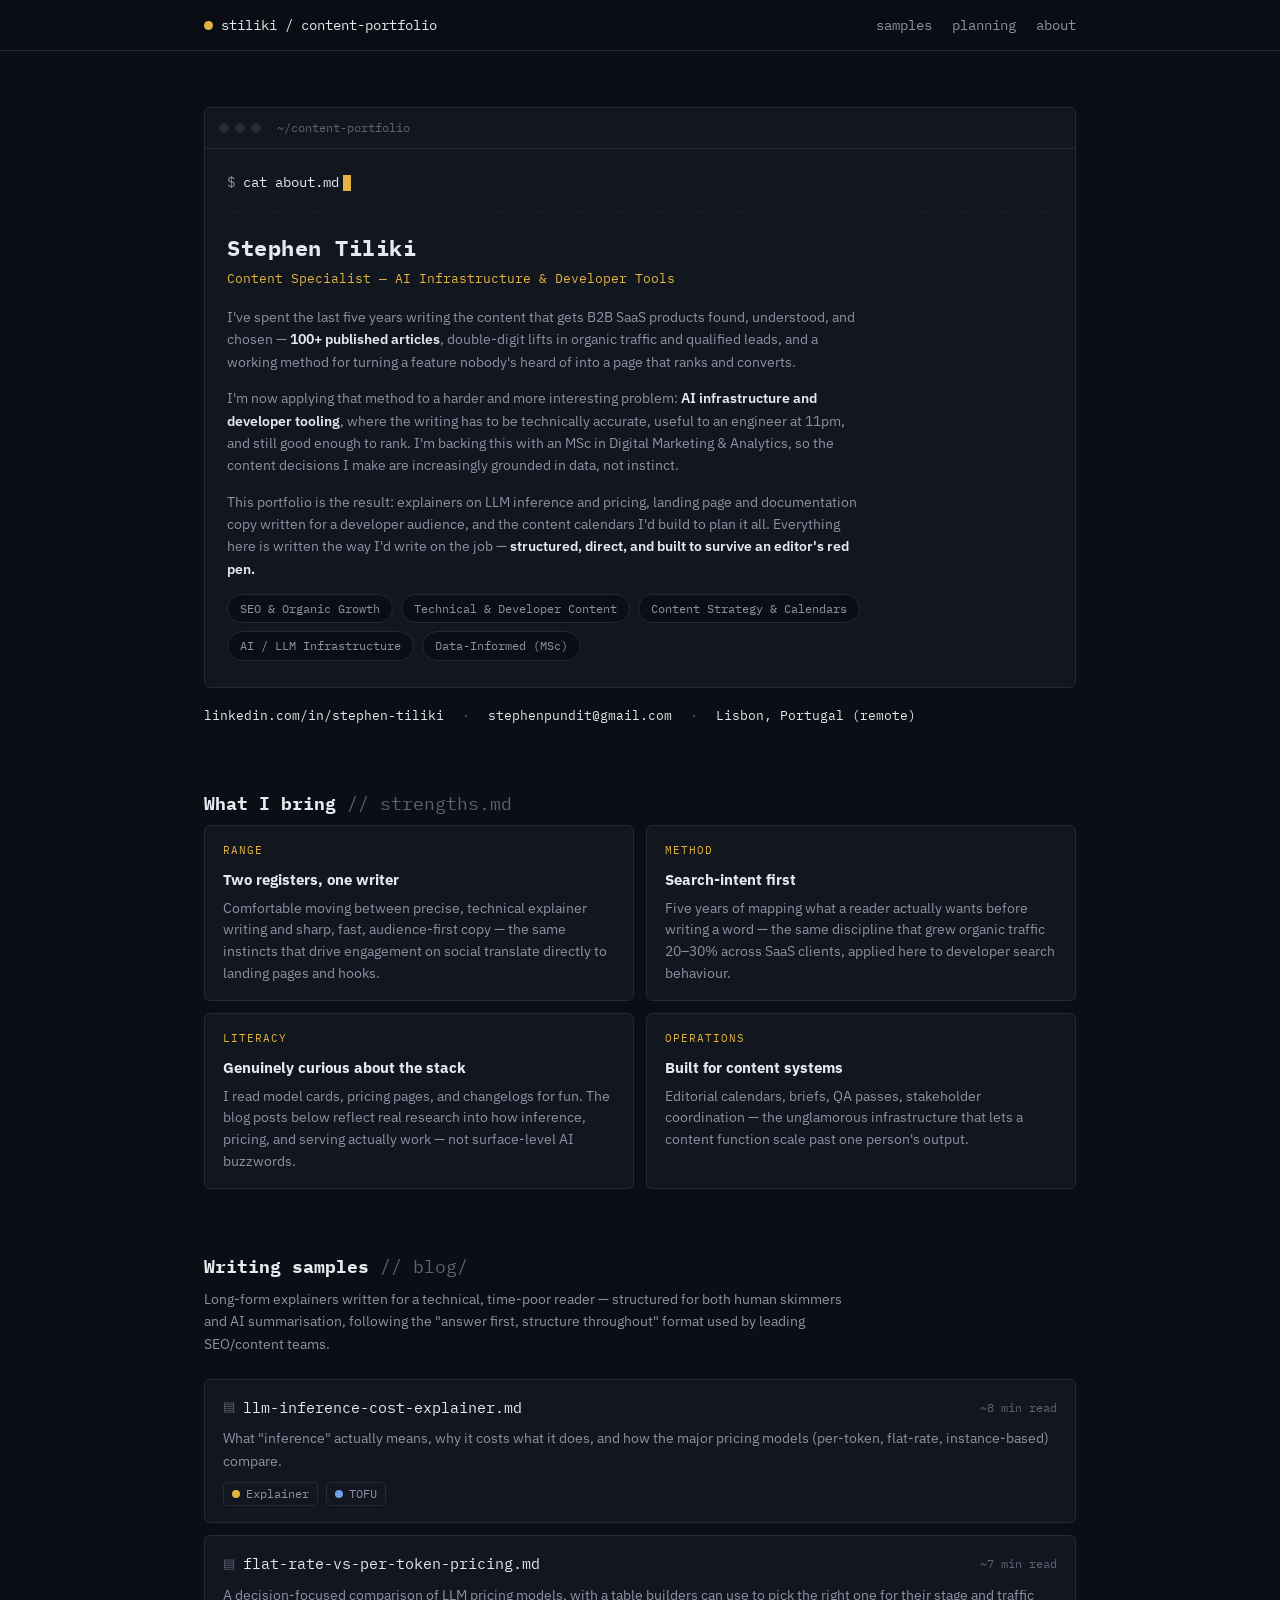
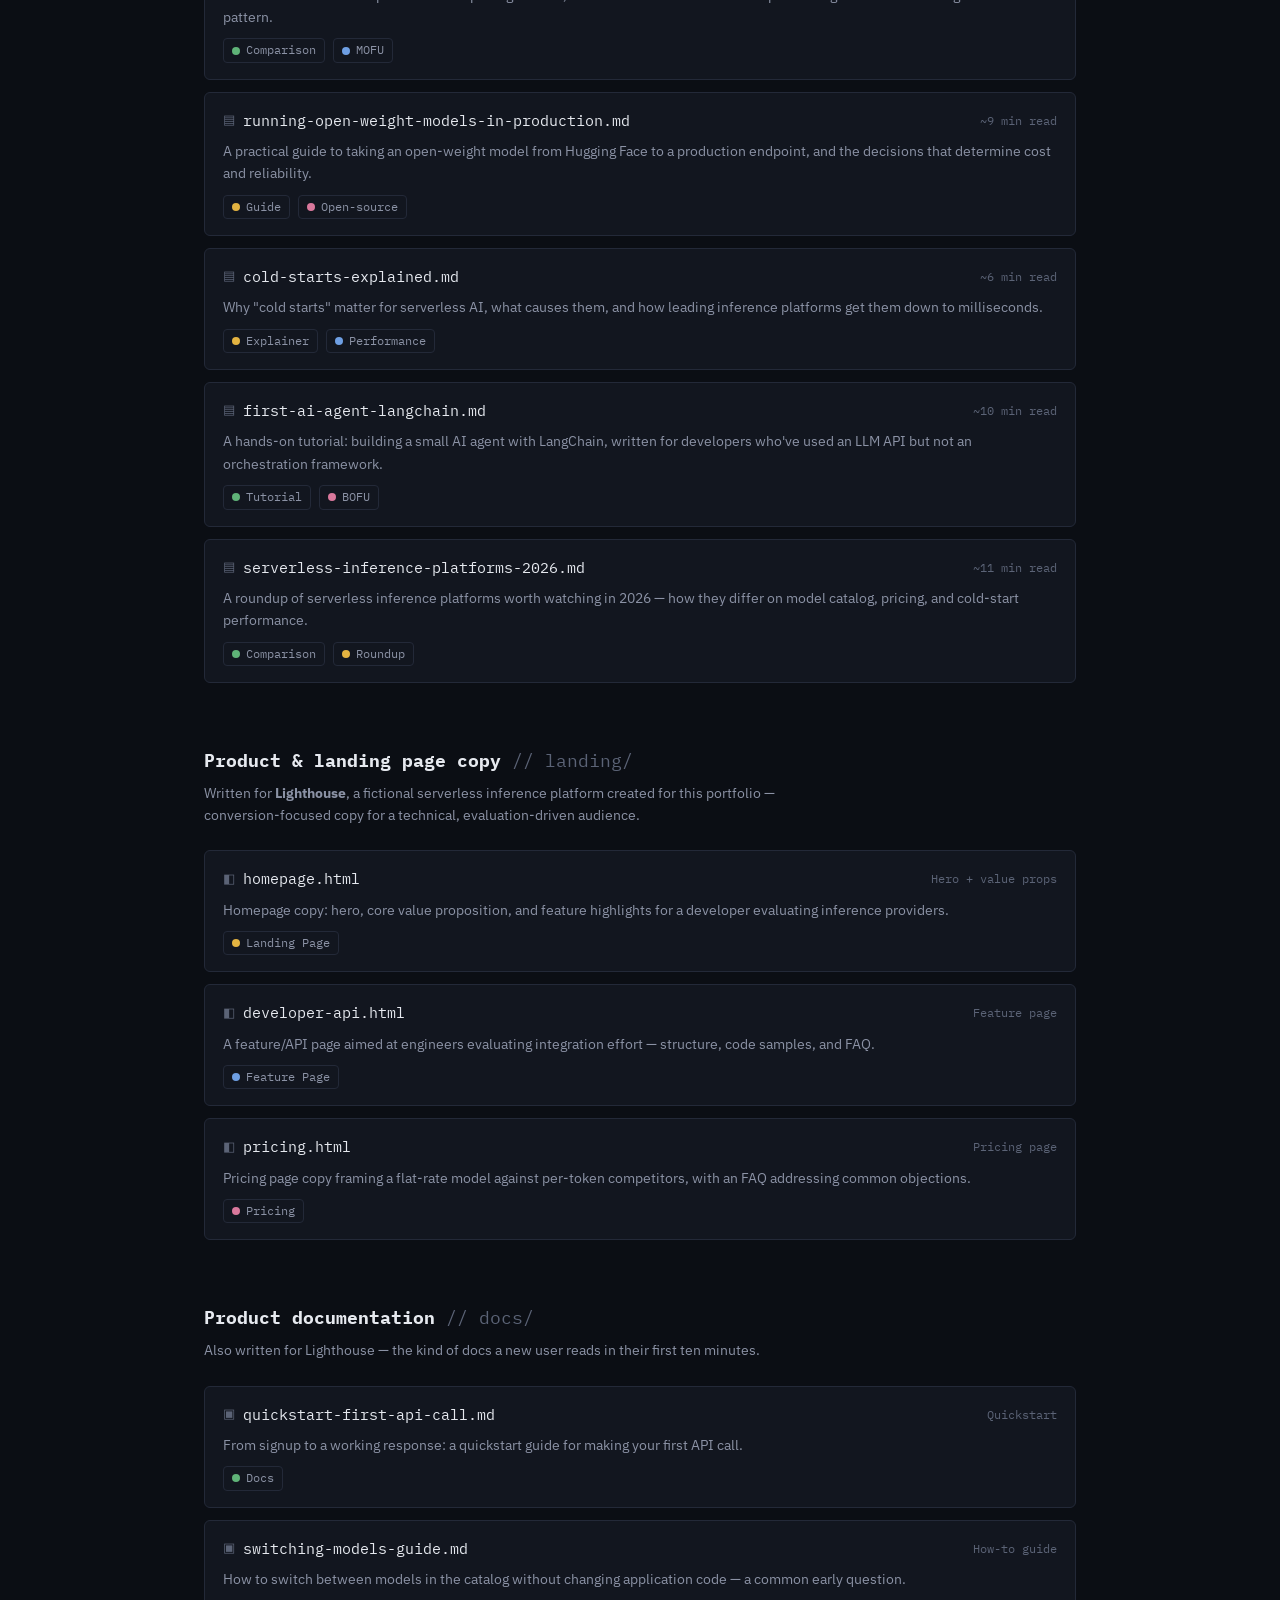
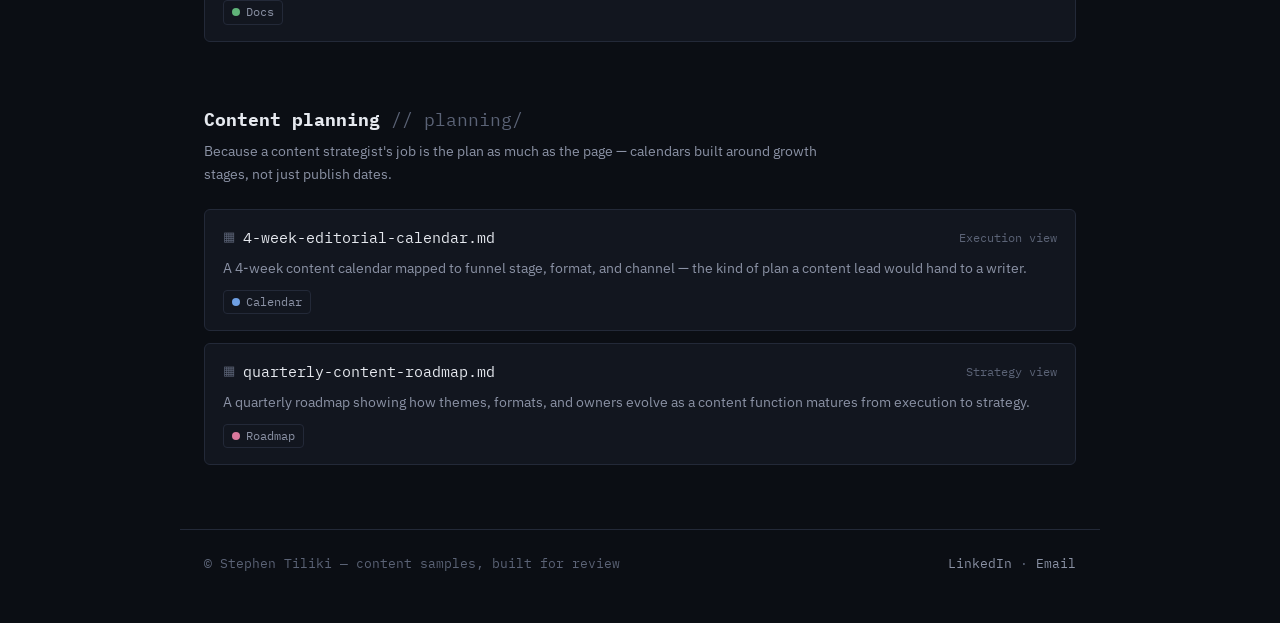
<file: index.html>
<!DOCTYPE html>
<html lang="en">
<head>
  <meta charset="UTF-8" />
  <meta name="viewport" content="width=device-width, initial-scale=1.0" />
  <title>Stephen Tiliki — Content Specialist, AI &amp; Developer Tools</title>
  <meta name="description" content="Writing samples and content strategy work for AI infrastructure and developer-tools products, by Stephen Tiliki." />
  <link rel="preconnect" href="https://fonts.googleapis.com">
  <link rel="preconnect" href="https://fonts.gstatic.com" crossorigin>
  <link href="https://fonts.googleapis.com/css2?family=IBM+Plex+Mono:wght@400;500;600&family=IBM+Plex+Sans:wght@400;500;600;700&display=swap" rel="stylesheet">
  <link rel="stylesheet" href="styles.css">
</head>
<body>

  <header class="topbar">
    <div class="topbar-inner">
      <span class="topbar-brand"><span class="dot"></span> stiliki / content-portfolio</span>
      <nav class="topbar-nav">
        <a href="#samples">samples</a>
        <a href="#planning">planning</a>
        <a href="#about">about</a>
      </nav>
    </div>
  </header>

  <main>
    <section class="hero" id="about">
      <div class="terminal">
        <div class="terminal-bar">
          <span class="traffic"><span></span><span></span><span></span></span>
          ~/content-portfolio
        </div>
        <div class="terminal-body">
          <div class="terminal-prompt">$ <span class="cmd">cat about.md</span><span class="cursor" aria-hidden="true"></span></div>

          <div class="readme">
            <h1>Stephen Tiliki</h1>
            <p class="role">Content Specialist — AI Infrastructure &amp; Developer Tools</p>

            <p>I've spent the last five years writing the content that gets B2B SaaS products found, understood, and chosen — <strong>100+ published articles</strong>, double-digit lifts in organic traffic and qualified leads, and a working method for turning a feature nobody's heard of into a page that ranks and converts.</p>

            <p>I'm now applying that method to a harder and more interesting problem: <strong>AI infrastructure and developer tooling</strong>, where the writing has to be technically accurate, useful to an engineer at 11pm, and still good enough to rank. I'm backing this with an MSc in Digital Marketing &amp; Analytics, so the content decisions I make are increasingly grounded in data, not instinct.</p>

            <p>This portfolio is the result: explainers on LLM inference and pricing, landing page and documentation copy written for a developer audience, and the content calendars I'd build to plan it all. Everything here is written the way I'd write on the job — <strong>structured, direct, and built to survive an editor's red pen.</strong></p>

            <div class="badge-row">
              <span class="badge">SEO &amp; Organic Growth</span>
              <span class="badge">Technical &amp; Developer Content</span>
              <span class="badge">Content Strategy &amp; Calendars</span>
              <span class="badge">AI / LLM Infrastructure</span>
              <span class="badge">Data-Informed (MSc)</span>
            </div>
          </div>
        </div>
      </div>

      <div class="hero-links">
        <a href="https://linkedin.com/in/stephen-tiliki" target="_blank" rel="noopener">linkedin.com/in/stephen-tiliki</a>
        <span class="sep">·</span>
        <a href="mailto:stephenpundit@gmail.com">stephenpundit@gmail.com</a>
        <span class="sep">·</span>
        <span>Lisbon, Portugal (remote)</span>
      </div>
    </section>

    <!-- ===================== STRENGTHS ===================== -->
    <section class="section">
      <div class="section-head">
        <h2>What I bring <span class="path">// strengths.md</span></h2>
      </div>
      <div class="strengths">
        <div class="strength-card">
          <p class="kicker">Range</p>
          <h3>Two registers, one writer</h3>
          <p>Comfortable moving between precise, technical explainer writing and sharp, fast, audience-first copy — the same instincts that drive engagement on social translate directly to landing pages and hooks.</p>
        </div>
        <div class="strength-card">
          <p class="kicker">Method</p>
          <h3>Search-intent first</h3>
          <p>Five years of mapping what a reader actually wants before writing a word — the same discipline that grew organic traffic 20–30% across SaaS clients, applied here to developer search behaviour.</p>
        </div>
        <div class="strength-card">
          <p class="kicker">Literacy</p>
          <h3>Genuinely curious about the stack</h3>
          <p>I read model cards, pricing pages, and changelogs for fun. The blog posts below reflect real research into how inference, pricing, and serving actually work — not surface-level AI buzzwords.</p>
        </div>
        <div class="strength-card">
          <p class="kicker">Operations</p>
          <h3>Built for content systems</h3>
          <p>Editorial calendars, briefs, QA passes, stakeholder coordination — the unglamorous infrastructure that lets a content function scale past one person's output.</p>
        </div>
      </div>
    </section>

    <!-- ===================== BLOG SAMPLES ===================== -->
    <section class="section" id="samples">
      <div class="section-head">
        <h2>Writing samples <span class="path">// blog/</span></h2>
      </div>
      <p class="section-sub">Long-form explainers written for a technical, time-poor reader — structured for both human skimmers and AI summarisation, following the "answer first, structure throughout" format used by leading SEO/content teams.</p>

      <div class="file-grid">
        <a class="file-card" href="content/blog/llm-inference-cost-explainer.html">
          <div class="file-card-top">
            <span class="file-name"><span class="icon">▤</span> llm-inference-cost-explainer.md</span>
            <span class="file-meta">~8 min read</span>
          </div>
          <p class="file-desc">What "inference" actually means, why it costs what it does, and how the major pricing models (per-token, flat-rate, instance-based) compare.</p>
          <div class="tag-row">
            <span class="tag"><span class="lang-dot amber"></span> Explainer</span>
            <span class="tag"><span class="lang-dot blue"></span> TOFU</span>
          </div>
        </a>

        <a class="file-card" href="content/blog/flat-rate-vs-per-token-pricing.html">
          <div class="file-card-top">
            <span class="file-name"><span class="icon">▤</span> flat-rate-vs-per-token-pricing.md</span>
            <span class="file-meta">~7 min read</span>
          </div>
          <p class="file-desc">A decision-focused comparison of LLM pricing models, with a table builders can use to pick the right one for their stage and traffic pattern.</p>
          <div class="tag-row">
            <span class="tag"><span class="lang-dot green"></span> Comparison</span>
            <span class="tag"><span class="lang-dot blue"></span> MOFU</span>
          </div>
        </a>

        <a class="file-card" href="content/blog/running-open-weight-models-in-production.html">
          <div class="file-card-top">
            <span class="file-name"><span class="icon">▤</span> running-open-weight-models-in-production.md</span>
            <span class="file-meta">~9 min read</span>
          </div>
          <p class="file-desc">A practical guide to taking an open-weight model from Hugging Face to a production endpoint, and the decisions that determine cost and reliability.</p>
          <div class="tag-row">
            <span class="tag"><span class="lang-dot amber"></span> Guide</span>
            <span class="tag"><span class="lang-dot pink"></span> Open-source</span>
          </div>
        </a>

        <a class="file-card" href="content/blog/cold-starts-explained.html">
          <div class="file-card-top">
            <span class="file-name"><span class="icon">▤</span> cold-starts-explained.md</span>
            <span class="file-meta">~6 min read</span>
          </div>
          <p class="file-desc">Why "cold starts" matter for serverless AI, what causes them, and how leading inference platforms get them down to milliseconds.</p>
          <div class="tag-row">
            <span class="tag"><span class="lang-dot amber"></span> Explainer</span>
            <span class="tag"><span class="lang-dot blue"></span> Performance</span>
          </div>
        </a>

        <a class="file-card" href="content/blog/first-ai-agent-langchain.html">
          <div class="file-card-top">
            <span class="file-name"><span class="icon">▤</span> first-ai-agent-langchain.md</span>
            <span class="file-meta">~10 min read</span>
          </div>
          <p class="file-desc">A hands-on tutorial: building a small AI agent with LangChain, written for developers who've used an LLM API but not an orchestration framework.</p>
          <div class="tag-row">
            <span class="tag"><span class="lang-dot green"></span> Tutorial</span>
            <span class="tag"><span class="lang-dot pink"></span> BOFU</span>
          </div>
        </a>

        <a class="file-card" href="content/blog/serverless-inference-platforms-2026.html">
          <div class="file-card-top">
            <span class="file-name"><span class="icon">▤</span> serverless-inference-platforms-2026.md</span>
            <span class="file-meta">~11 min read</span>
          </div>
          <p class="file-desc">A roundup of serverless inference platforms worth watching in 2026 — how they differ on model catalog, pricing, and cold-start performance.</p>
          <div class="tag-row">
            <span class="tag"><span class="lang-dot green"></span> Comparison</span>
            <span class="tag"><span class="lang-dot amber"></span> Roundup</span>
          </div>
        </a>
      </div>
    </section>

    <!-- ===================== LANDING PAGES ===================== -->
    <section class="section">
      <div class="section-head">
        <h2>Product &amp; landing page copy <span class="path">// landing/</span></h2>
      </div>
      <p class="section-sub">Written for <strong>Lighthouse</strong>, a fictional serverless inference platform created for this portfolio — conversion-focused copy for a technical, evaluation-driven audience.</p>

      <div class="file-grid">
        <a class="file-card" href="content/landing/homepage.html">
          <div class="file-card-top">
            <span class="file-name"><span class="icon">◧</span> homepage.html</span>
            <span class="file-meta">Hero + value props</span>
          </div>
          <p class="file-desc">Homepage copy: hero, core value proposition, and feature highlights for a developer evaluating inference providers.</p>
          <div class="tag-row"><span class="tag"><span class="lang-dot amber"></span> Landing Page</span></div>
        </a>

        <a class="file-card" href="content/landing/developer-api.html">
          <div class="file-card-top">
            <span class="file-name"><span class="icon">◧</span> developer-api.html</span>
            <span class="file-meta">Feature page</span>
          </div>
          <p class="file-desc">A feature/API page aimed at engineers evaluating integration effort — structure, code samples, and FAQ.</p>
          <div class="tag-row"><span class="tag"><span class="lang-dot blue"></span> Feature Page</span></div>
        </a>

        <a class="file-card" href="content/landing/pricing.html">
          <div class="file-card-top">
            <span class="file-name"><span class="icon">◧</span> pricing.html</span>
            <span class="file-meta">Pricing page</span>
          </div>
          <p class="file-desc">Pricing page copy framing a flat-rate model against per-token competitors, with an FAQ addressing common objections.</p>
          <div class="tag-row"><span class="tag"><span class="lang-dot pink"></span> Pricing</span></div>
        </a>
      </div>
    </section>

    <!-- ===================== DOCS ===================== -->
    <section class="section">
      <div class="section-head">
        <h2>Product documentation <span class="path">// docs/</span></h2>
      </div>
      <p class="section-sub">Also written for Lighthouse — the kind of docs a new user reads in their first ten minutes.</p>

      <div class="file-grid">
        <a class="file-card" href="content/docs/quickstart-api-call.html">
          <div class="file-card-top">
            <span class="file-name"><span class="icon">▣</span> quickstart-first-api-call.md</span>
            <span class="file-meta">Quickstart</span>
          </div>
          <p class="file-desc">From signup to a working response: a quickstart guide for making your first API call.</p>
          <div class="tag-row"><span class="tag"><span class="lang-dot green"></span> Docs</span></div>
        </a>

        <a class="file-card" href="content/docs/switching-models-guide.html">
          <div class="file-card-top">
            <span class="file-name"><span class="icon">▣</span> switching-models-guide.md</span>
            <span class="file-meta">How-to guide</span>
          </div>
          <p class="file-desc">How to switch between models in the catalog without changing application code — a common early question.</p>
          <div class="tag-row"><span class="tag"><span class="lang-dot green"></span> Docs</span></div>
        </a>
      </div>
    </section>

    <!-- ===================== PLANNING ===================== -->
    <section class="section" id="planning">
      <div class="section-head">
        <h2>Content planning <span class="path">// planning/</span></h2>
      </div>
      <p class="section-sub">Because a content strategist's job is the plan as much as the page — calendars built around growth stages, not just publish dates.</p>

      <div class="file-grid">
        <a class="file-card" href="content/calendars/editorial-calendar-4-week.html">
          <div class="file-card-top">
            <span class="file-name"><span class="icon">▦</span> 4-week-editorial-calendar.md</span>
            <span class="file-meta">Execution view</span>
          </div>
          <p class="file-desc">A 4-week content calendar mapped to funnel stage, format, and channel — the kind of plan a content lead would hand to a writer.</p>
          <div class="tag-row"><span class="tag"><span class="lang-dot blue"></span> Calendar</span></div>
        </a>

        <a class="file-card" href="content/calendars/quarterly-roadmap.html">
          <div class="file-card-top">
            <span class="file-name"><span class="icon">▦</span> quarterly-content-roadmap.md</span>
            <span class="file-meta">Strategy view</span>
          </div>
          <p class="file-desc">A quarterly roadmap showing how themes, formats, and owners evolve as a content function matures from execution to strategy.</p>
          <div class="tag-row"><span class="tag"><span class="lang-dot pink"></span> Roadmap</span></div>
        </a>
      </div>
    </section>
  </main>

  <footer class="footer">
    <span>© Stephen Tiliki — content samples, built for review</span>
    <span>
      <a href="https://linkedin.com/in/stephen-tiliki" target="_blank" rel="noopener">LinkedIn</a> ·
      <a href="mailto:stephenpundit@gmail.com">Email</a>
    </span>
  </footer>

</body>
</html>
</file>
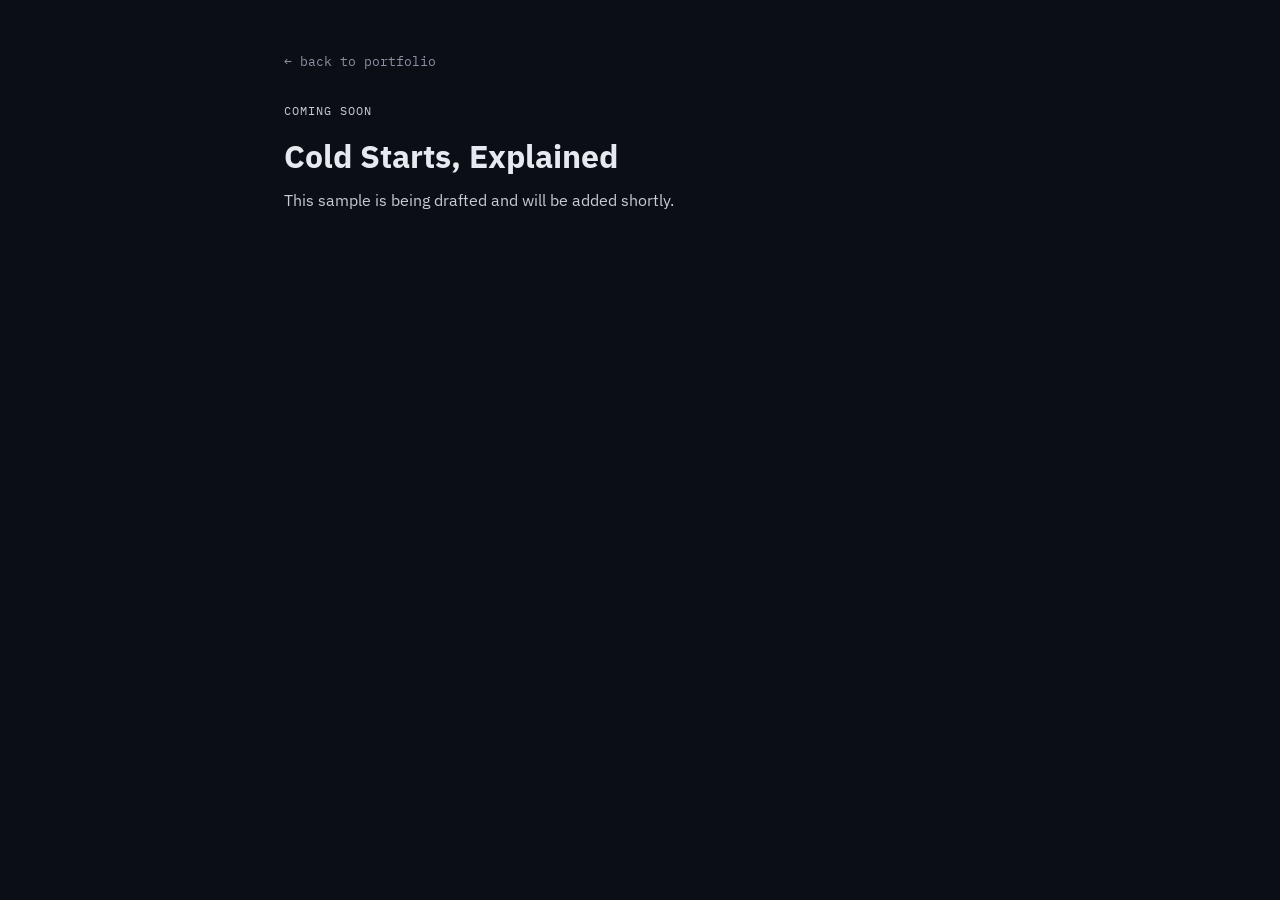
<file: content/blog/cold-starts-explained.html>
<!DOCTYPE html>
<html lang="en">
<head>
  <meta charset="UTF-8" />
  <meta name="viewport" content="width=device-width, initial-scale=1.0" />
  <title>Cold Starts, Explained — Stephen Tiliki</title>
  <link href="https://fonts.googleapis.com/css2?family=IBM+Plex+Mono:wght@400;500;600&family=IBM+Plex+Sans:wght@400;500;600;700&display=swap" rel="stylesheet">
  <link rel="stylesheet" href="../../styles.css">
</head>
<body>
  <div class="doc-page">
    <a class="doc-back" href="../../index.html">&larr; back to portfolio</a>
    <p class="doc-eyebrow">Coming soon</p>
    <h1>Cold Starts, Explained</h1>
    <p>This sample is being drafted and will be added shortly.</p>
  </div>
</body>
</html>
</file>
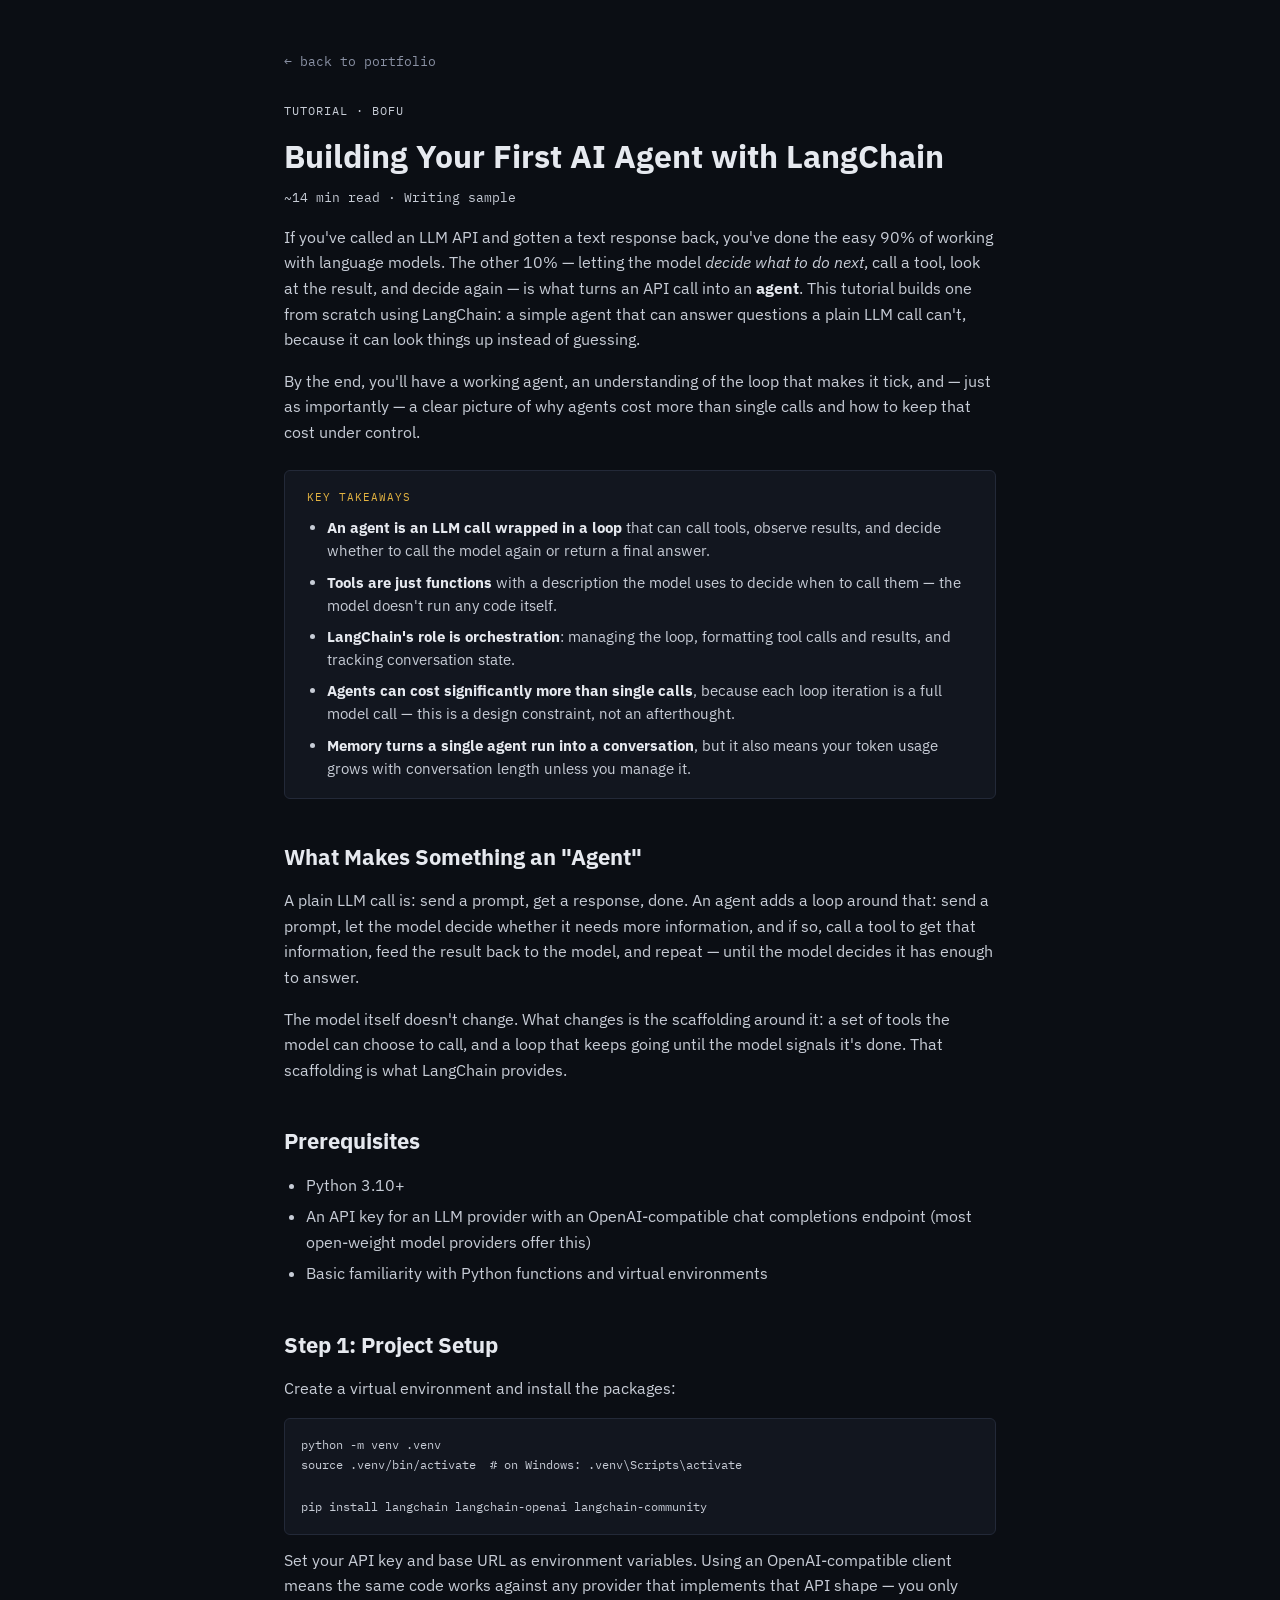
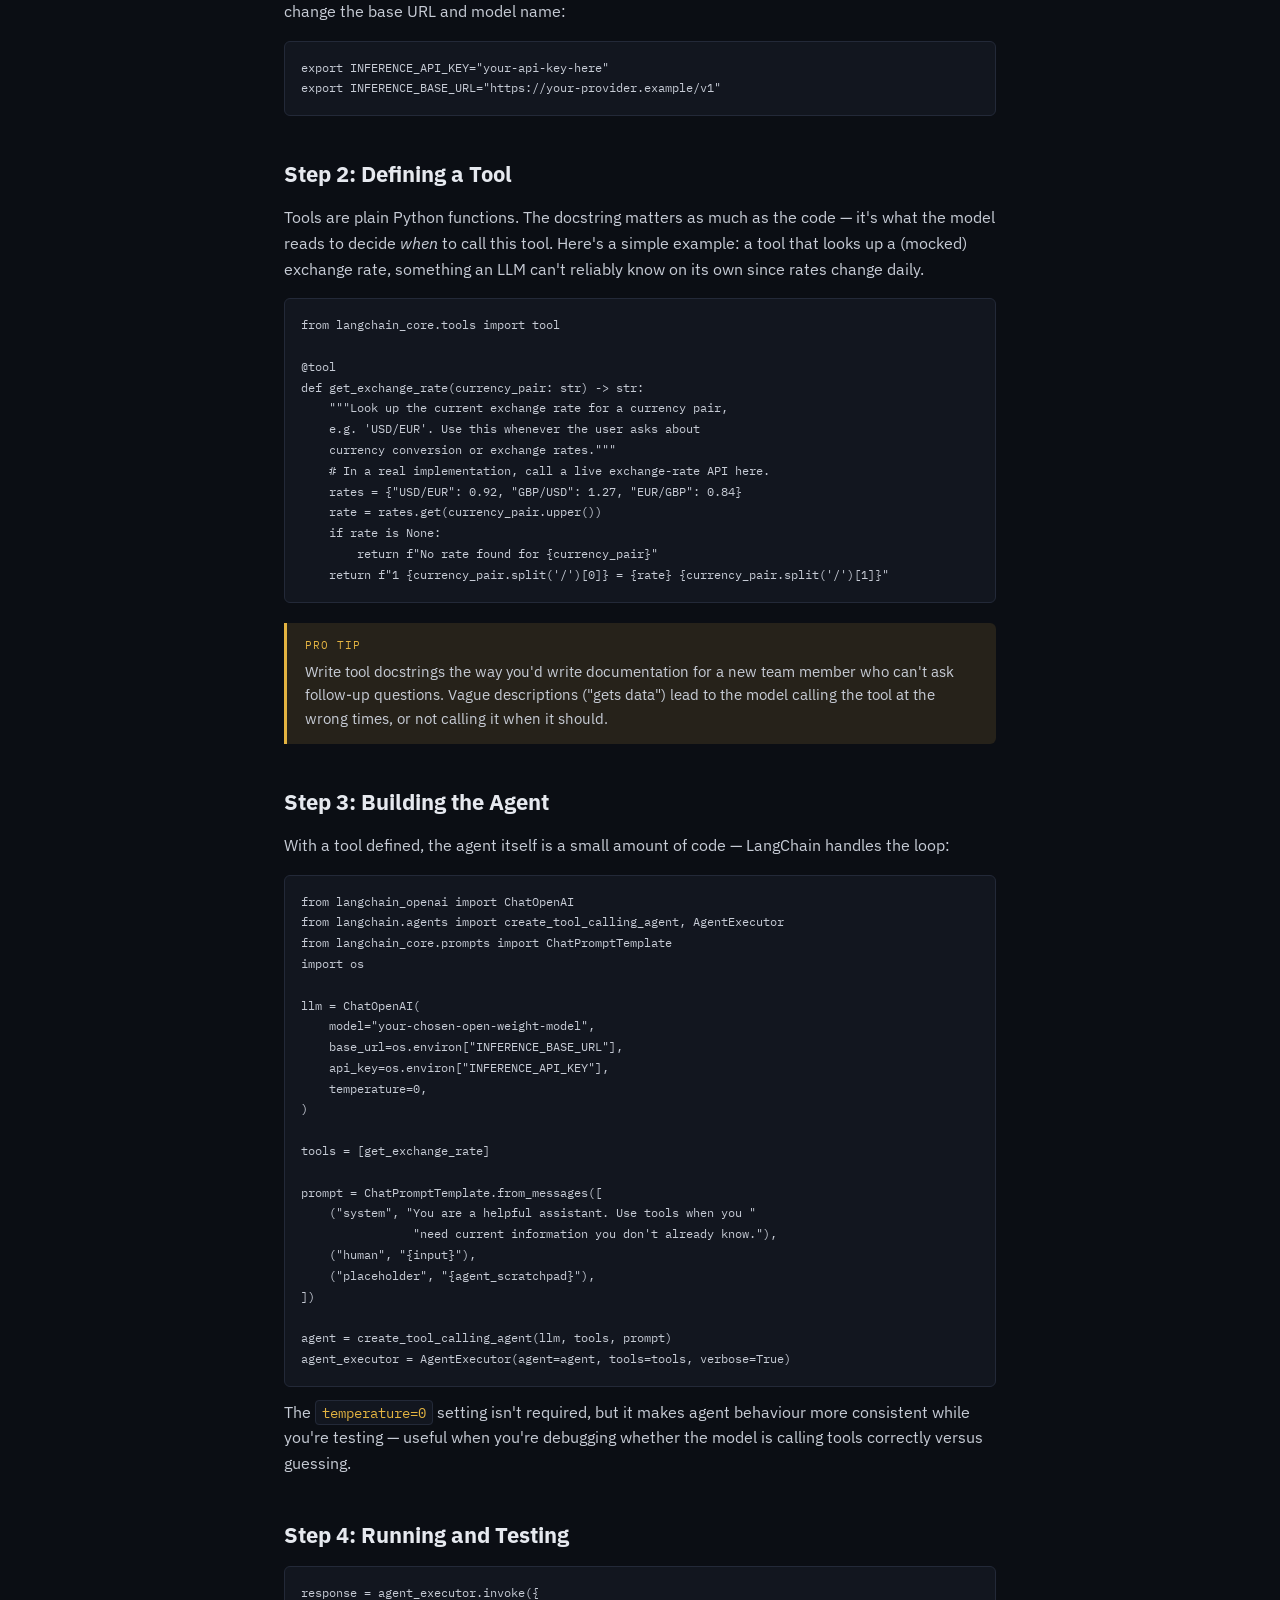
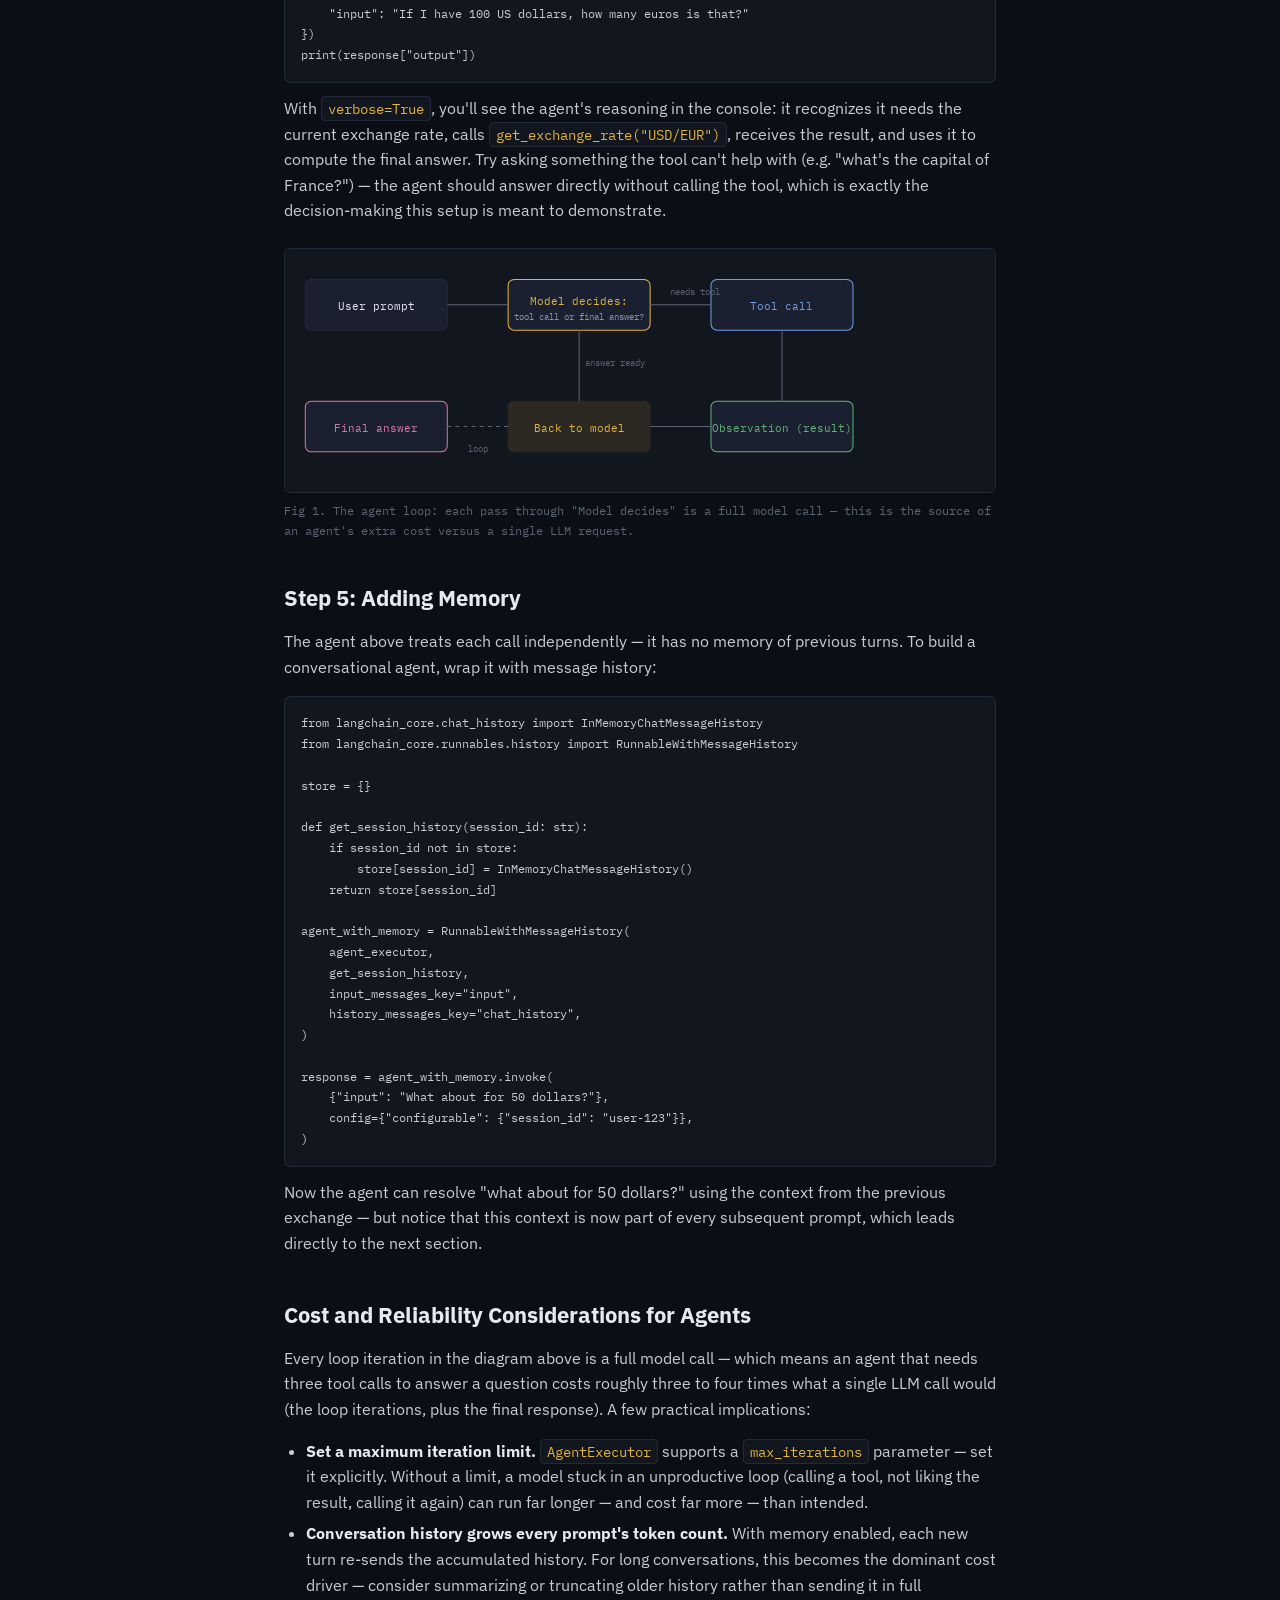
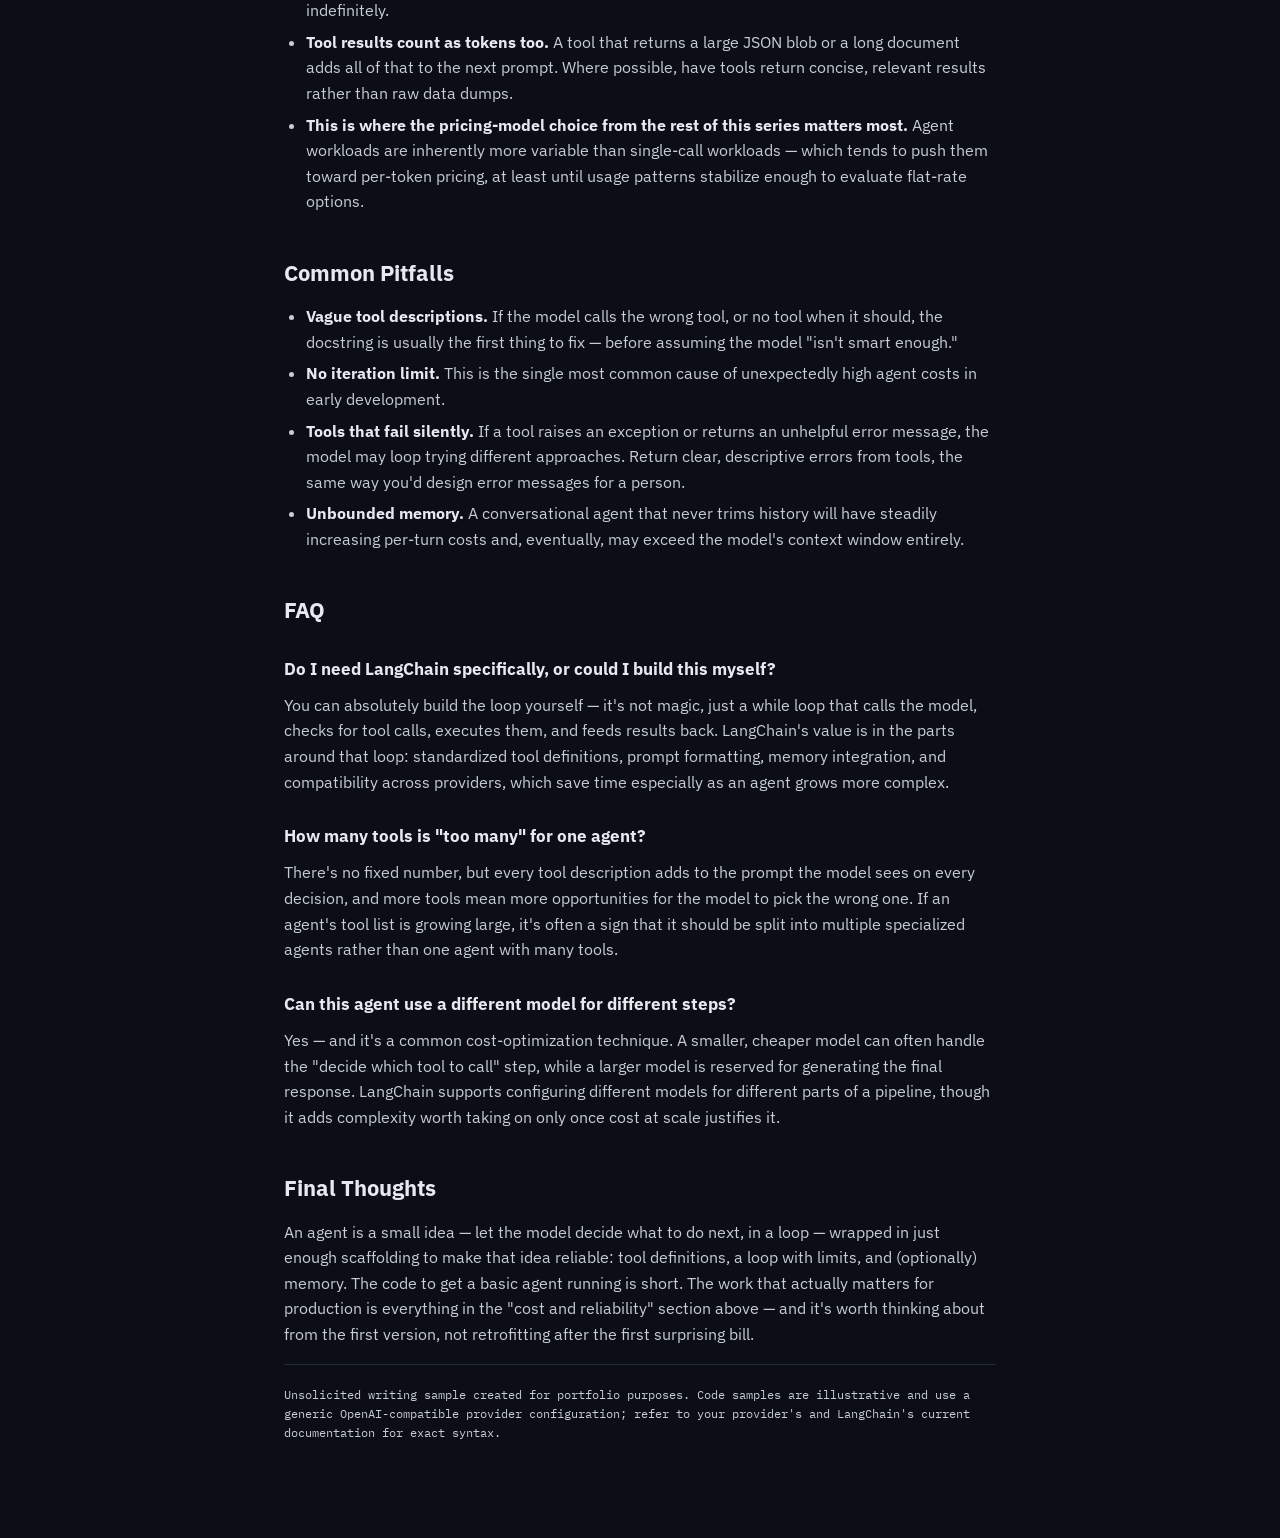
<file: content/blog/first-ai-agent-langchain.html>
<!DOCTYPE html>
<html lang="en">
<head>
  <meta charset="UTF-8" />
  <meta name="viewport" content="width=device-width, initial-scale=1.0" />
  <title>Building Your First AI Agent with LangChain — Stephen Tiliki</title>
  <link href="https://fonts.googleapis.com/css2?family=IBM+Plex+Mono:wght@400;500;600&family=IBM+Plex+Sans:wght@400;500;600;700&display=swap" rel="stylesheet">
  <link rel="stylesheet" href="../../styles.css">
</head>
<body>
  <div class="doc-page">
    <a class="doc-back" href="../../index.html#samples">&larr; back to portfolio</a>
    <p class="doc-eyebrow">Tutorial · BOFU</p>
    <h1>Building Your First AI Agent with LangChain</h1>
    <p class="doc-meta">~14 min read · Writing sample</p>

    <p>If you've called an LLM API and gotten a text response back, you've done the easy 90% of working with language models. The other 10% — letting the model <em>decide what to do next</em>, call a tool, look at the result, and decide again — is what turns an API call into an <strong>agent</strong>. This tutorial builds one from scratch using LangChain: a simple agent that can answer questions a plain LLM call can't, because it can look things up instead of guessing.</p>

    <p>By the end, you'll have a working agent, an understanding of the loop that makes it tick, and — just as importantly — a clear picture of why agents cost more than single calls and how to keep that cost under control.</p>

    <div class="takeaways">
      <p class="callout-label">Key Takeaways</p>
      <ul>
        <li><strong>An agent is an LLM call wrapped in a loop</strong> that can call tools, observe results, and decide whether to call the model again or return a final answer.</li>
        <li><strong>Tools are just functions</strong> with a description the model uses to decide when to call them — the model doesn't run any code itself.</li>
        <li><strong>LangChain's role is orchestration</strong>: managing the loop, formatting tool calls and results, and tracking conversation state.</li>
        <li><strong>Agents can cost significantly more than single calls</strong>, because each loop iteration is a full model call — this is a design constraint, not an afterthought.</li>
        <li><strong>Memory turns a single agent run into a conversation</strong>, but it also means your token usage grows with conversation length unless you manage it.</li>
      </ul>
    </div>

    <h2>What Makes Something an "Agent"</h2>
    <p>A plain LLM call is: send a prompt, get a response, done. An agent adds a loop around that: send a prompt, let the model decide whether it needs more information, and if so, call a tool to get that information, feed the result back to the model, and repeat — until the model decides it has enough to answer.</p>
    <p>The model itself doesn't change. What changes is the scaffolding around it: a set of tools the model can choose to call, and a loop that keeps going until the model signals it's done. That scaffolding is what LangChain provides.</p>

    <h2>Prerequisites</h2>
    <ul>
      <li>Python 3.10+</li>
      <li>An API key for an LLM provider with an OpenAI-compatible chat completions endpoint (most open-weight model providers offer this)</li>
      <li>Basic familiarity with Python functions and virtual environments</li>
    </ul>

    <h2>Step 1: Project Setup</h2>
    <p>Create a virtual environment and install the packages:</p>
    <pre><code>python -m venv .venv
source .venv/bin/activate  # on Windows: .venv\Scripts\activate

pip install langchain langchain-openai langchain-community</code></pre>

    <p>Set your API key and base URL as environment variables. Using an OpenAI-compatible client means the same code works against any provider that implements that API shape — you only change the base URL and model name:</p>
    <pre><code>export INFERENCE_API_KEY="your-api-key-here"
export INFERENCE_BASE_URL="https://your-provider.example/v1"</code></pre>

    <h2>Step 2: Defining a Tool</h2>
    <p>Tools are plain Python functions. The docstring matters as much as the code — it's what the model reads to decide <em>when</em> to call this tool. Here's a simple example: a tool that looks up a (mocked) exchange rate, something an LLM can't reliably know on its own since rates change daily.</p>

    <pre><code>from langchain_core.tools import tool

@tool
def get_exchange_rate(currency_pair: str) -> str:
    """Look up the current exchange rate for a currency pair,
    e.g. 'USD/EUR'. Use this whenever the user asks about
    currency conversion or exchange rates."""
    # In a real implementation, call a live exchange-rate API here.
    rates = {"USD/EUR": 0.92, "GBP/USD": 1.27, "EUR/GBP": 0.84}
    rate = rates.get(currency_pair.upper())
    if rate is None:
        return f"No rate found for {currency_pair}"
    return f"1 {currency_pair.split('/')[0]} = {rate} {currency_pair.split('/')[1]}"</code></pre>

    <div class="callout">
      <p class="callout-label">Pro tip</p>
      <p>Write tool docstrings the way you'd write documentation for a new team member who can't ask follow-up questions. Vague descriptions ("gets data") lead to the model calling the tool at the wrong times, or not calling it when it should.</p>
    </div>

    <h2>Step 3: Building the Agent</h2>
    <p>With a tool defined, the agent itself is a small amount of code — LangChain handles the loop:</p>

    <pre><code>from langchain_openai import ChatOpenAI
from langchain.agents import create_tool_calling_agent, AgentExecutor
from langchain_core.prompts import ChatPromptTemplate
import os

llm = ChatOpenAI(
    model="your-chosen-open-weight-model",
    base_url=os.environ["INFERENCE_BASE_URL"],
    api_key=os.environ["INFERENCE_API_KEY"],
    temperature=0,
)

tools = [get_exchange_rate]

prompt = ChatPromptTemplate.from_messages([
    ("system", "You are a helpful assistant. Use tools when you "
                "need current information you don't already know."),
    ("human", "{input}"),
    ("placeholder", "{agent_scratchpad}"),
])

agent = create_tool_calling_agent(llm, tools, prompt)
agent_executor = AgentExecutor(agent=agent, tools=tools, verbose=True)</code></pre>

    <p>The <code>temperature=0</code> setting isn't required, but it makes agent behaviour more consistent while you're testing — useful when you're debugging whether the model is calling tools correctly versus guessing.</p>

    <h2>Step 4: Running and Testing</h2>
    <pre><code>response = agent_executor.invoke({
    "input": "If I have 100 US dollars, how many euros is that?"
})
print(response["output"])</code></pre>

    <p>With <code>verbose=True</code>, you'll see the agent's reasoning in the console: it recognizes it needs the current exchange rate, calls <code>get_exchange_rate("USD/EUR")</code>, receives the result, and uses it to compute the final answer. Try asking something the tool can't help with (e.g. "what's the capital of France?") — the agent should answer directly without calling the tool, which is exactly the decision-making this setup is meant to demonstrate.</p>

    <figure>
      <svg viewBox="0 0 700 240" xmlns="http://www.w3.org/2000/svg" role="img" aria-label="Diagram of the agent loop: prompt, model decision, tool call, observation, repeat or final answer">
        <rect width="700" height="240" fill="#12161F"/>
        <g font-family="IBM Plex Mono, monospace" font-size="11" fill="#E6E9EF">
          <rect x="20" y="30" width="140" height="50" rx="6" fill="#1A2030" stroke="#232938"/>
          <text x="90" y="60" text-anchor="middle">User prompt</text>

          <rect x="220" y="30" width="140" height="50" rx="6" fill="#1A2030" stroke="#E3B341"/>
          <text x="290" y="55" text-anchor="middle" fill="#E3B341">Model decides:</text>
          <text x="290" y="70" text-anchor="middle" fill="#8B92A5" font-size="9">tool call or final answer?</text>

          <rect x="420" y="30" width="140" height="50" rx="6" fill="#1A2030" stroke="#6E9FE3"/>
          <text x="490" y="60" text-anchor="middle" fill="#6E9FE3">Tool call</text>

          <rect x="420" y="150" width="140" height="50" rx="6" fill="#1A2030" stroke="#5FB378"/>
          <text x="490" y="180" text-anchor="middle" fill="#5FB378">Observation (result)</text>

          <rect x="220" y="150" width="140" height="50" rx="6" fill="#E3B341" opacity="0.12" stroke="#E3B341"/>
          <text x="290" y="180" text-anchor="middle" fill="#E3B341">Back to model</text>

          <rect x="20" y="150" width="140" height="50" rx="6" fill="#1A2030" stroke="#D9789C"/>
          <text x="90" y="180" text-anchor="middle" fill="#D9789C">Final answer</text>

          <line x1="160" y1="55" x2="220" y2="55" stroke="#5B6376"/>
          <line x1="360" y1="55" x2="420" y2="55" stroke="#5B6376"/>
          <text x="380" y="45" font-size="9" fill="#5B6376">needs tool</text>

          <line x1="290" y1="80" x2="290" y2="150" stroke="#5B6376"/>
          <text x="296" y="115" font-size="9" fill="#5B6376">answer ready</text>

          <line x1="490" y1="80" x2="490" y2="150" stroke="#5B6376"/>
          <line x1="420" y1="175" x2="360" y2="175" stroke="#5B6376"/>
          <line x1="220" y1="175" x2="160" y2="175" stroke="#5B6376" stroke-dasharray="4 4"/>
          <text x="180" y="200" font-size="9" fill="#5B6376">loop</text>
        </g>
      </svg>
      <figcaption>Fig 1. The agent loop: each pass through "Model decides" is a full model call — this is the source of an agent's extra cost versus a single LLM request.</figcaption>
    </figure>

    <h2>Step 5: Adding Memory</h2>
    <p>The agent above treats each call independently — it has no memory of previous turns. To build a conversational agent, wrap it with message history:</p>

    <pre><code>from langchain_core.chat_history import InMemoryChatMessageHistory
from langchain_core.runnables.history import RunnableWithMessageHistory

store = {}

def get_session_history(session_id: str):
    if session_id not in store:
        store[session_id] = InMemoryChatMessageHistory()
    return store[session_id]

agent_with_memory = RunnableWithMessageHistory(
    agent_executor,
    get_session_history,
    input_messages_key="input",
    history_messages_key="chat_history",
)

response = agent_with_memory.invoke(
    {"input": "What about for 50 dollars?"},
    config={"configurable": {"session_id": "user-123"}},
)</code></pre>

    <p>Now the agent can resolve "what about for 50 dollars?" using the context from the previous exchange — but notice that this context is now part of every subsequent prompt, which leads directly to the next section.</p>

    <h2>Cost and Reliability Considerations for Agents</h2>
    <p>Every loop iteration in the diagram above is a full model call — which means an agent that needs three tool calls to answer a question costs roughly three to four times what a single LLM call would (the loop iterations, plus the final response). A few practical implications:</p>
    <ul>
      <li><strong>Set a maximum iteration limit.</strong> <code>AgentExecutor</code> supports a <code>max_iterations</code> parameter — set it explicitly. Without a limit, a model stuck in an unproductive loop (calling a tool, not liking the result, calling it again) can run far longer — and cost far more — than intended.</li>
      <li><strong>Conversation history grows every prompt's token count.</strong> With memory enabled, each new turn re-sends the accumulated history. For long conversations, this becomes the dominant cost driver — consider summarizing or truncating older history rather than sending it in full indefinitely.</li>
      <li><strong>Tool results count as tokens too.</strong> A tool that returns a large JSON blob or a long document adds all of that to the next prompt. Where possible, have tools return concise, relevant results rather than raw data dumps.</li>
      <li><strong>This is where the pricing-model choice from the rest of this series matters most.</strong> Agent workloads are inherently more variable than single-call workloads — which tends to push them toward per-token pricing, at least until usage patterns stabilize enough to evaluate flat-rate options.</li>
    </ul>

    <h2>Common Pitfalls</h2>
    <ul>
      <li><strong>Vague tool descriptions.</strong> If the model calls the wrong tool, or no tool when it should, the docstring is usually the first thing to fix — before assuming the model "isn't smart enough."</li>
      <li><strong>No iteration limit.</strong> This is the single most common cause of unexpectedly high agent costs in early development.</li>
      <li><strong>Tools that fail silently.</strong> If a tool raises an exception or returns an unhelpful error message, the model may loop trying different approaches. Return clear, descriptive errors from tools, the same way you'd design error messages for a person.</li>
      <li><strong>Unbounded memory.</strong> A conversational agent that never trims history will have steadily increasing per-turn costs and, eventually, may exceed the model's context window entirely.</li>
    </ul>

    <h2>FAQ</h2>
    <h3>Do I need LangChain specifically, or could I build this myself?</h3>
    <p>You can absolutely build the loop yourself — it's not magic, just a while loop that calls the model, checks for tool calls, executes them, and feeds results back. LangChain's value is in the parts around that loop: standardized tool definitions, prompt formatting, memory integration, and compatibility across providers, which save time especially as an agent grows more complex.</p>

    <h3>How many tools is "too many" for one agent?</h3>
    <p>There's no fixed number, but every tool description adds to the prompt the model sees on every decision, and more tools mean more opportunities for the model to pick the wrong one. If an agent's tool list is growing large, it's often a sign that it should be split into multiple specialized agents rather than one agent with many tools.</p>

    <h3>Can this agent use a different model for different steps?</h3>
    <p>Yes — and it's a common cost-optimization technique. A smaller, cheaper model can often handle the "decide which tool to call" step, while a larger model is reserved for generating the final response. LangChain supports configuring different models for different parts of a pipeline, though it adds complexity worth taking on only once cost at scale justifies it.</p>

    <h2>Final Thoughts</h2>
    <p>An agent is a small idea — let the model decide what to do next, in a loop — wrapped in just enough scaffolding to make that idea reliable: tool definitions, a loop with limits, and (optionally) memory. The code to get a basic agent running is short. The work that actually matters for production is everything in the "cost and reliability" section above — and it's worth thinking about from the first version, not retrofitting after the first surprising bill.</p>

    <p class="spec-note">Unsolicited writing sample created for portfolio purposes. Code samples are illustrative and use a generic OpenAI-compatible provider configuration; refer to your provider's and LangChain's current documentation for exact syntax.</p>
  </div>
</body>
</html>
</file>
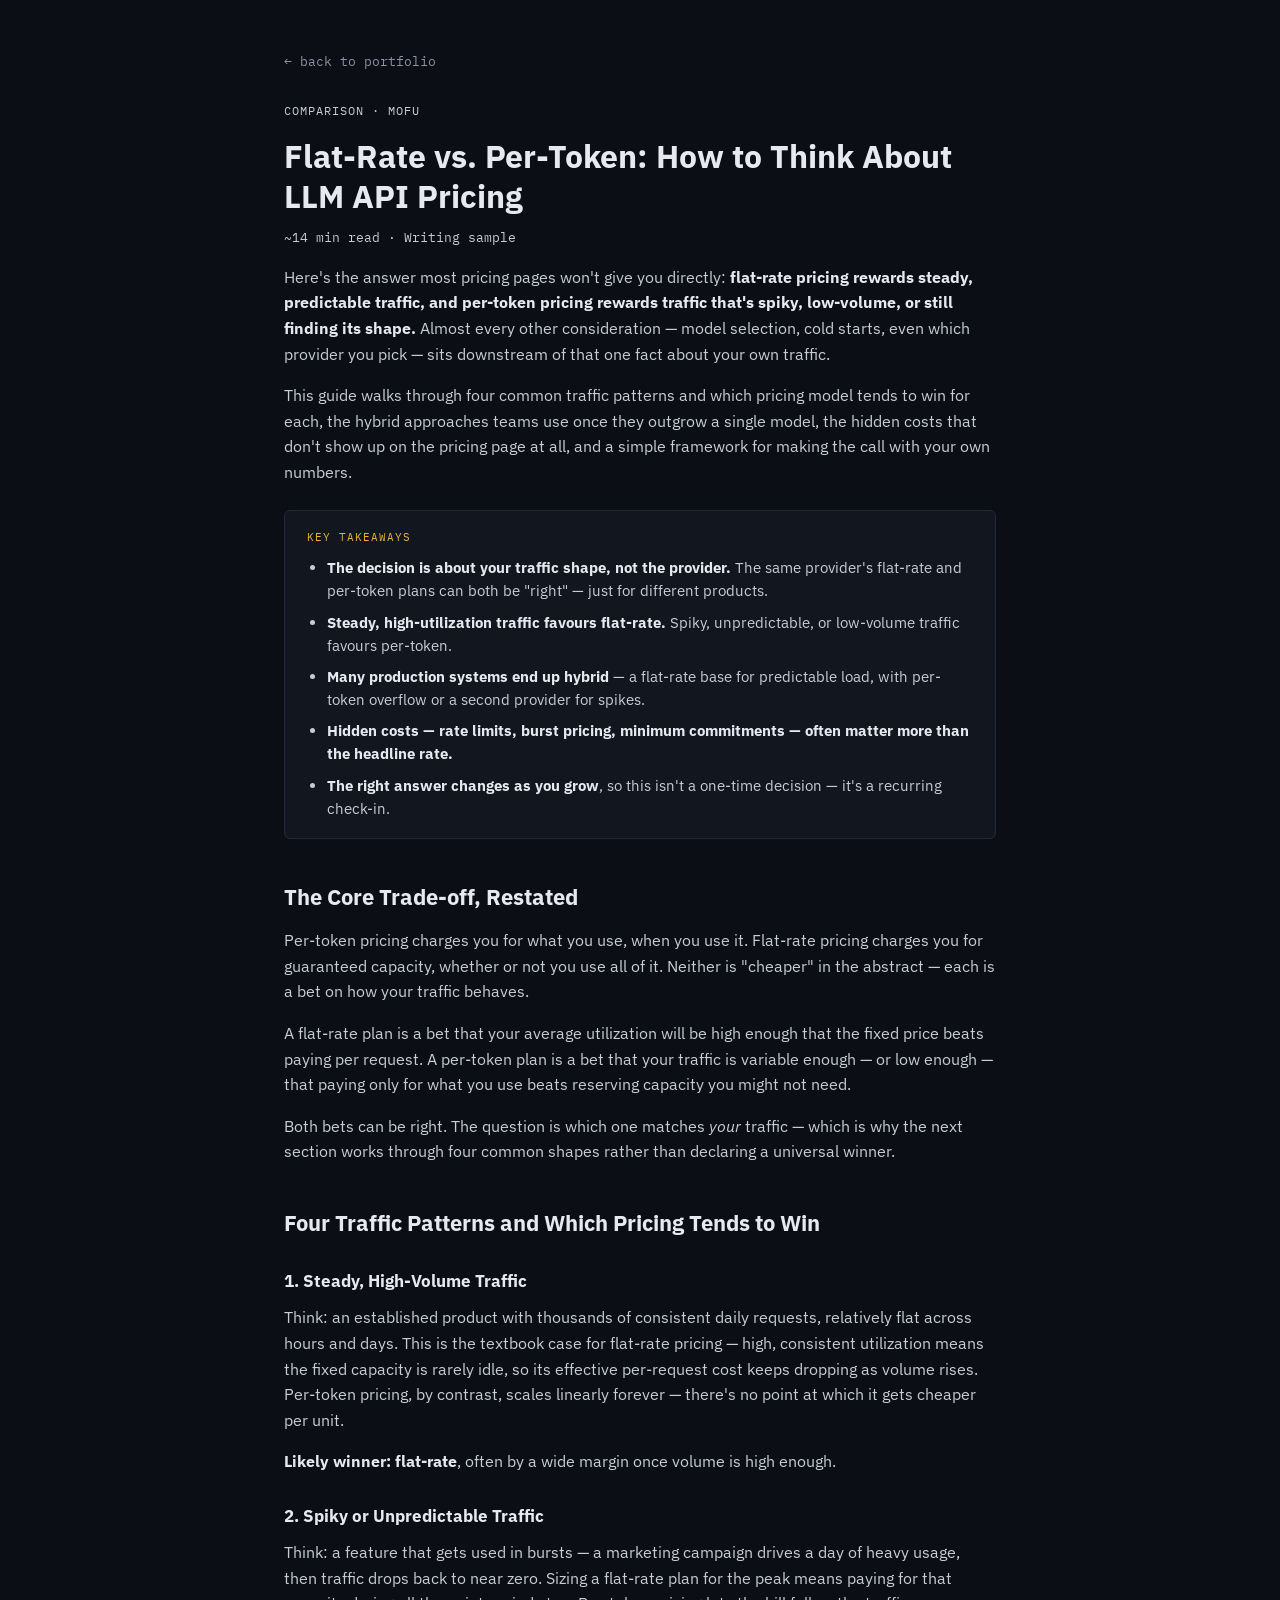
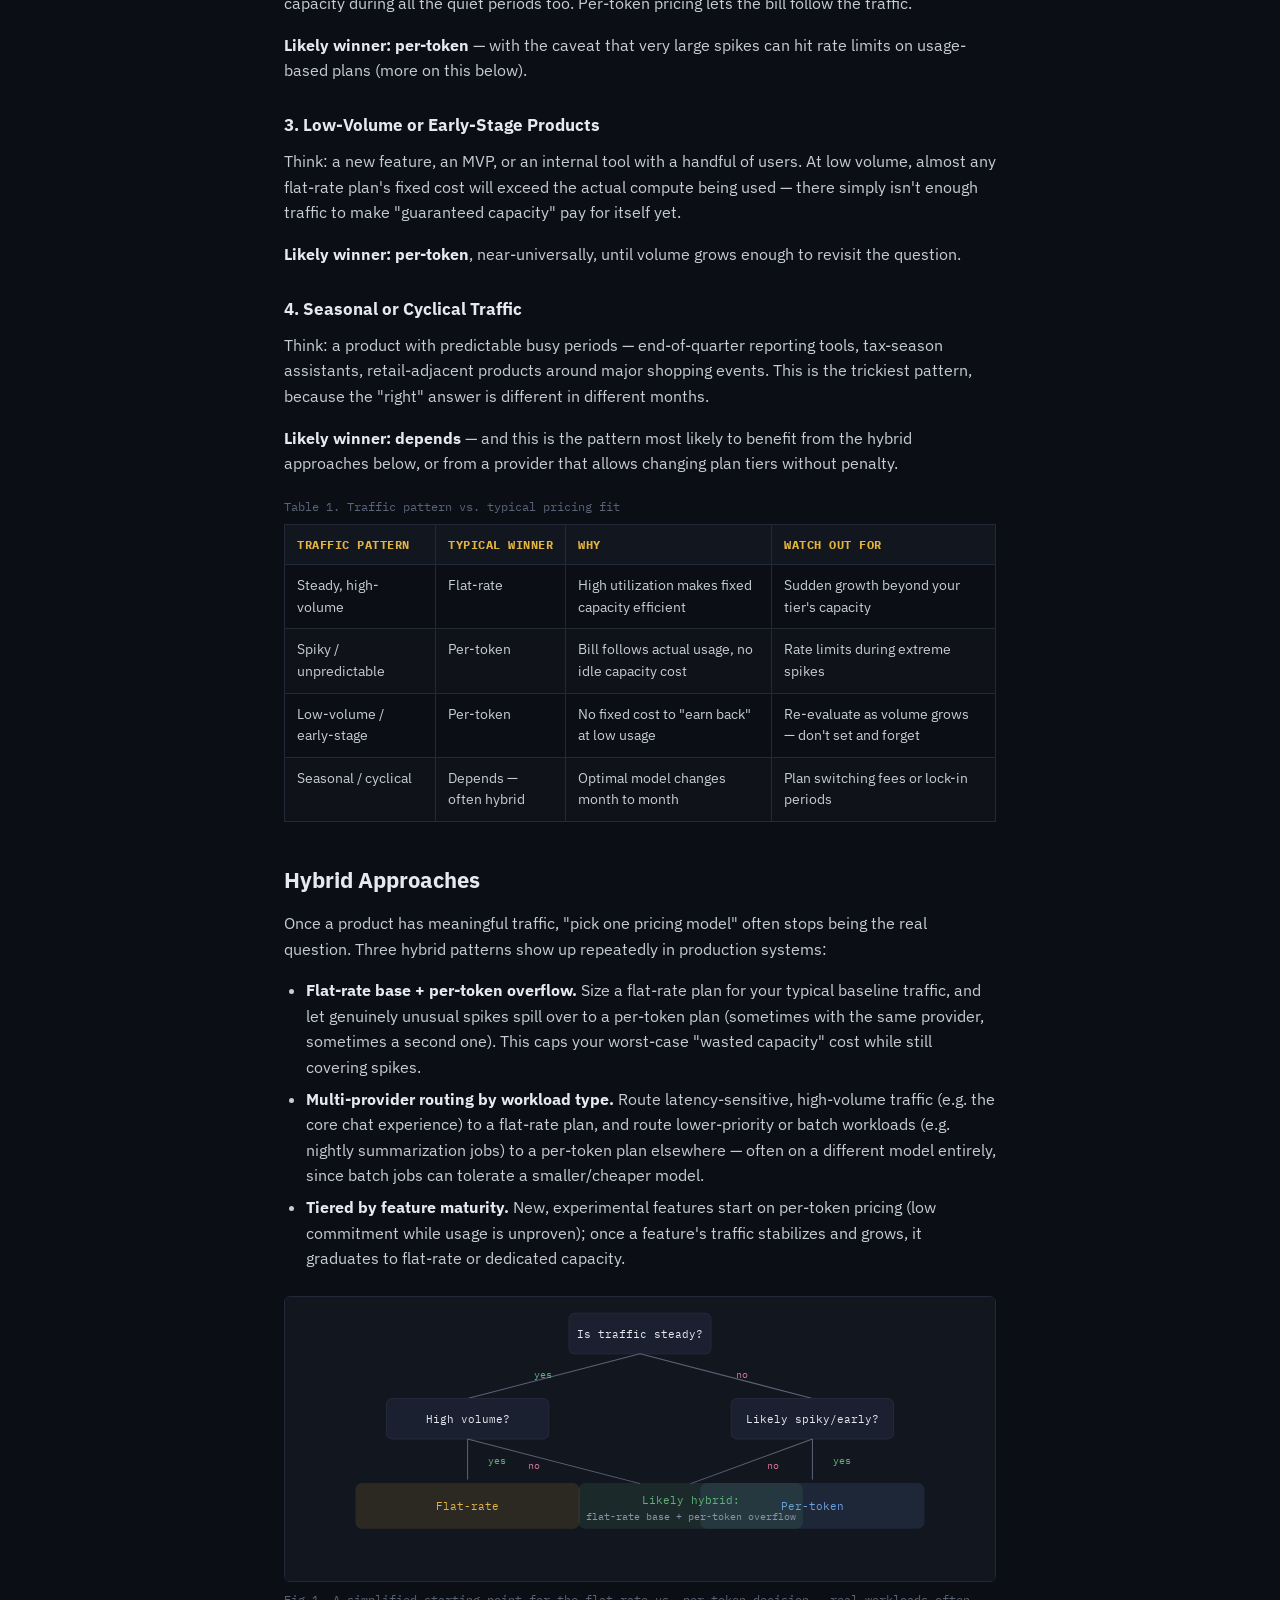
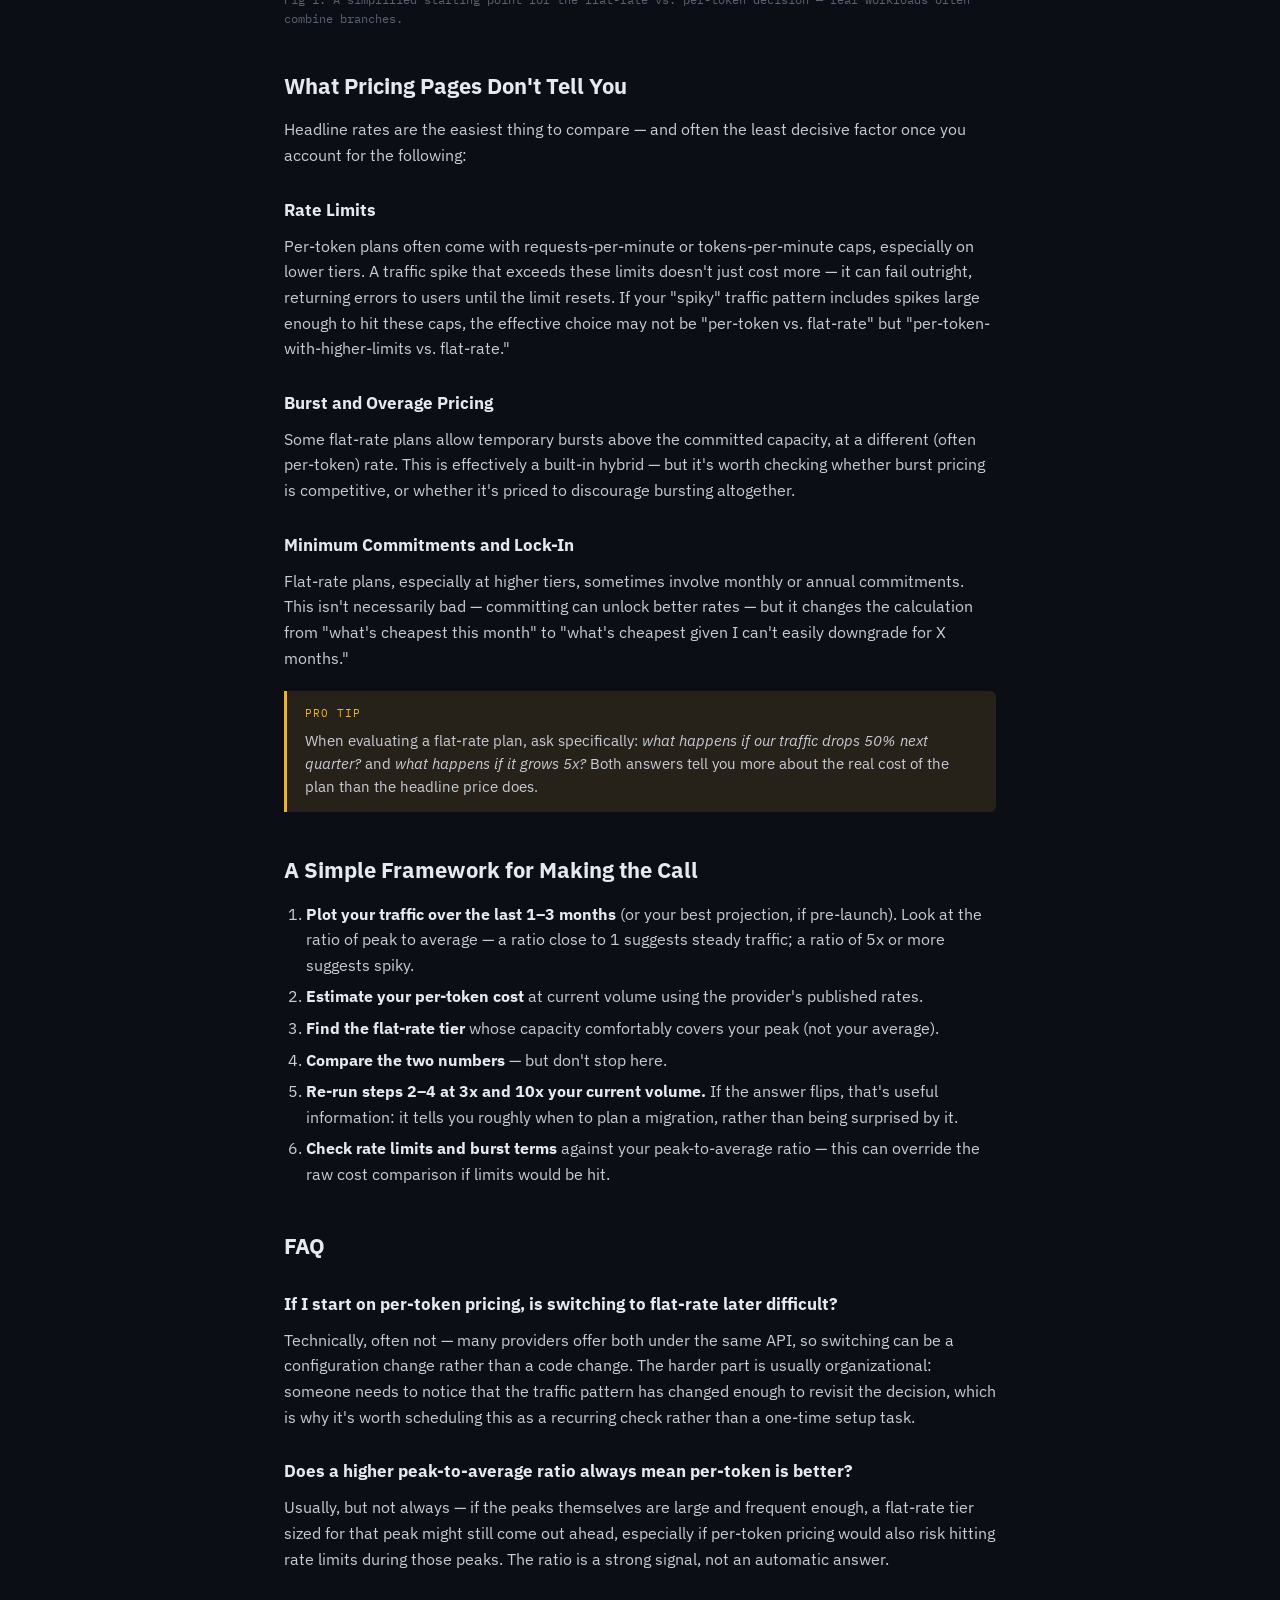
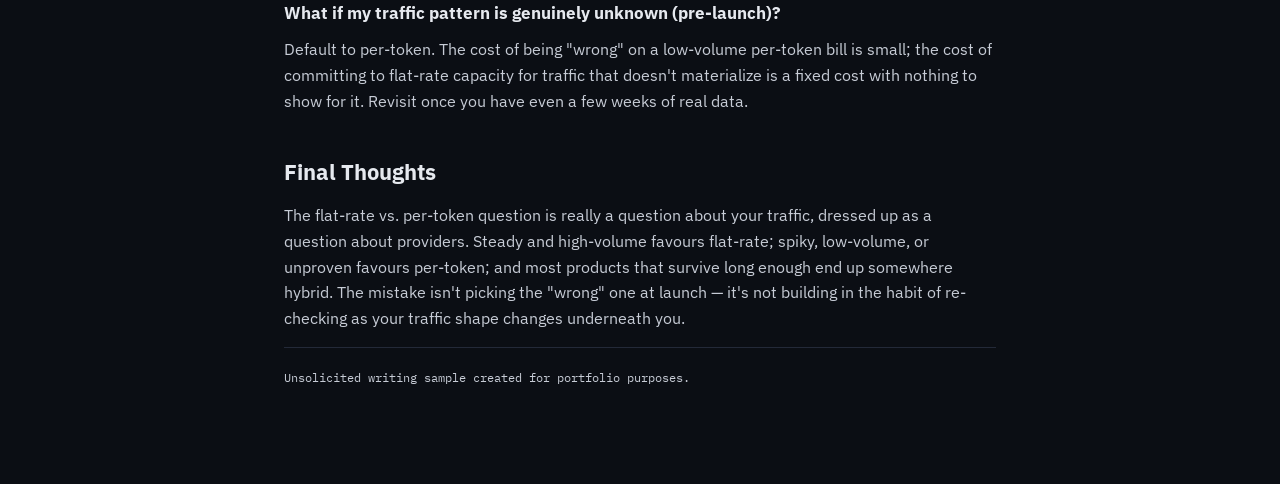
<file: content/blog/flat-rate-vs-per-token-pricing.html>
<!DOCTYPE html>
<html lang="en">
<head>
  <meta charset="UTF-8" />
  <meta name="viewport" content="width=device-width, initial-scale=1.0" />
  <title>Flat-Rate vs. Per-Token: How to Think About LLM API Pricing — Stephen Tiliki</title>
  <link href="https://fonts.googleapis.com/css2?family=IBM+Plex+Mono:wght@400;500;600&family=IBM+Plex+Sans:wght@400;500;600;700&display=swap" rel="stylesheet">
  <link rel="stylesheet" href="../../styles.css">
</head>
<body>
  <div class="doc-page">
    <a class="doc-back" href="../../index.html#samples">&larr; back to portfolio</a>
    <p class="doc-eyebrow">Comparison · MOFU</p>
    <h1>Flat-Rate vs. Per-Token: How to Think About LLM API Pricing</h1>
    <p class="doc-meta">~14 min read · Writing sample</p>

    <p>Here's the answer most pricing pages won't give you directly: <strong>flat-rate pricing rewards steady, predictable traffic, and per-token pricing rewards traffic that's spiky, low-volume, or still finding its shape.</strong> Almost every other consideration — model selection, cold starts, even which provider you pick — sits downstream of that one fact about your own traffic.</p>

    <p>This guide walks through four common traffic patterns and which pricing model tends to win for each, the hybrid approaches teams use once they outgrow a single model, the hidden costs that don't show up on the pricing page at all, and a simple framework for making the call with your own numbers.</p>

    <div class="takeaways">
      <p class="callout-label">Key Takeaways</p>
      <ul>
        <li><strong>The decision is about your traffic shape, not the provider.</strong> The same provider's flat-rate and per-token plans can both be "right" — just for different products.</li>
        <li><strong>Steady, high-utilization traffic favours flat-rate.</strong> Spiky, unpredictable, or low-volume traffic favours per-token.</li>
        <li><strong>Many production systems end up hybrid</strong> — a flat-rate base for predictable load, with per-token overflow or a second provider for spikes.</li>
        <li><strong>Hidden costs — rate limits, burst pricing, minimum commitments — often matter more than the headline rate.</strong></li>
        <li><strong>The right answer changes as you grow</strong>, so this isn't a one-time decision — it's a recurring check-in.</li>
      </ul>
    </div>

    <h2>The Core Trade-off, Restated</h2>
    <p>Per-token pricing charges you for what you use, when you use it. Flat-rate pricing charges you for guaranteed capacity, whether or not you use all of it. Neither is "cheaper" in the abstract — each is a bet on how your traffic behaves.</p>
    <p>A flat-rate plan is a bet that your average utilization will be high enough that the fixed price beats paying per request. A per-token plan is a bet that your traffic is variable enough — or low enough — that paying only for what you use beats reserving capacity you might not need.</p>
    <p>Both bets can be right. The question is which one matches <em>your</em> traffic — which is why the next section works through four common shapes rather than declaring a universal winner.</p>

    <h2>Four Traffic Patterns and Which Pricing Tends to Win</h2>

    <h3>1. Steady, High-Volume Traffic</h3>
    <p>Think: an established product with thousands of consistent daily requests, relatively flat across hours and days. This is the textbook case for flat-rate pricing — high, consistent utilization means the fixed capacity is rarely idle, so its effective per-request cost keeps dropping as volume rises. Per-token pricing, by contrast, scales linearly forever — there's no point at which it gets cheaper per unit.</p>
    <p><strong>Likely winner: flat-rate</strong>, often by a wide margin once volume is high enough.</p>

    <h3>2. Spiky or Unpredictable Traffic</h3>
    <p>Think: a feature that gets used in bursts — a marketing campaign drives a day of heavy usage, then traffic drops back to near zero. Sizing a flat-rate plan for the peak means paying for that capacity during all the quiet periods too. Per-token pricing lets the bill follow the traffic.</p>
    <p><strong>Likely winner: per-token</strong> — with the caveat that very large spikes can hit rate limits on usage-based plans (more on this below).</p>

    <h3>3. Low-Volume or Early-Stage Products</h3>
    <p>Think: a new feature, an MVP, or an internal tool with a handful of users. At low volume, almost any flat-rate plan's fixed cost will exceed the actual compute being used — there simply isn't enough traffic to make "guaranteed capacity" pay for itself yet.</p>
    <p><strong>Likely winner: per-token</strong>, near-universally, until volume grows enough to revisit the question.</p>

    <h3>4. Seasonal or Cyclical Traffic</h3>
    <p>Think: a product with predictable busy periods — end-of-quarter reporting tools, tax-season assistants, retail-adjacent products around major shopping events. This is the trickiest pattern, because the "right" answer is different in different months.</p>
    <p><strong>Likely winner: depends</strong> — and this is the pattern most likely to benefit from the hybrid approaches below, or from a provider that allows changing plan tiers without penalty.</p>

    <table>
      <caption>Table 1. Traffic pattern vs. typical pricing fit</caption>
      <thead>
        <tr>
          <th>Traffic pattern</th>
          <th>Typical winner</th>
          <th>Why</th>
          <th>Watch out for</th>
        </tr>
      </thead>
      <tbody>
        <tr>
          <td>Steady, high-volume</td>
          <td>Flat-rate</td>
          <td>High utilization makes fixed capacity efficient</td>
          <td>Sudden growth beyond your tier's capacity</td>
        </tr>
        <tr>
          <td>Spiky / unpredictable</td>
          <td>Per-token</td>
          <td>Bill follows actual usage, no idle capacity cost</td>
          <td>Rate limits during extreme spikes</td>
        </tr>
        <tr>
          <td>Low-volume / early-stage</td>
          <td>Per-token</td>
          <td>No fixed cost to "earn back" at low usage</td>
          <td>Re-evaluate as volume grows — don't set and forget</td>
        </tr>
        <tr>
          <td>Seasonal / cyclical</td>
          <td>Depends — often hybrid</td>
          <td>Optimal model changes month to month</td>
          <td>Plan switching fees or lock-in periods</td>
        </tr>
      </tbody>
    </table>

    <h2>Hybrid Approaches</h2>
    <p>Once a product has meaningful traffic, "pick one pricing model" often stops being the real question. Three hybrid patterns show up repeatedly in production systems:</p>
    <ul>
      <li><strong>Flat-rate base + per-token overflow.</strong> Size a flat-rate plan for your typical baseline traffic, and let genuinely unusual spikes spill over to a per-token plan (sometimes with the same provider, sometimes a second one). This caps your worst-case "wasted capacity" cost while still covering spikes.</li>
      <li><strong>Multi-provider routing by workload type.</strong> Route latency-sensitive, high-volume traffic (e.g. the core chat experience) to a flat-rate plan, and route lower-priority or batch workloads (e.g. nightly summarization jobs) to a per-token plan elsewhere — often on a different model entirely, since batch jobs can tolerate a smaller/cheaper model.</li>
      <li><strong>Tiered by feature maturity.</strong> New, experimental features start on per-token pricing (low commitment while usage is unproven); once a feature's traffic stabilizes and grows, it graduates to flat-rate or dedicated capacity.</li>
    </ul>

    <figure>
      <svg viewBox="0 0 700 280" xmlns="http://www.w3.org/2000/svg" role="img" aria-label="Decision flowchart for choosing between flat-rate and per-token pricing">
        <rect width="700" height="280" fill="#12161F"/>
        <rect x="280" y="16" width="140" height="40" rx="6" fill="#1A2030" stroke="#232938"/>
        <text x="350" y="40" text-anchor="middle" font-family="IBM Plex Mono, monospace" font-size="11" fill="#E6E9EF">Is traffic steady?</text>

        <line x1="350" y1="56" x2="180" y2="100" stroke="#5B6376"/>
        <text x="245" y="80" font-family="IBM Plex Mono, monospace" font-size="10" fill="#5FB378">yes</text>
        <line x1="350" y1="56" x2="520" y2="100" stroke="#5B6376"/>
        <text x="445" y="80" font-family="IBM Plex Mono, monospace" font-size="10" fill="#D9789C">no</text>

        <rect x="100" y="100" width="160" height="40" rx="6" fill="#1A2030" stroke="#232938"/>
        <text x="180" y="124" text-anchor="middle" font-family="IBM Plex Mono, monospace" font-size="11" fill="#E6E9EF">High volume?</text>

        <rect x="440" y="100" width="160" height="40" rx="6" fill="#1A2030" stroke="#232938"/>
        <text x="520" y="124" text-anchor="middle" font-family="IBM Plex Mono, monospace" font-size="11" fill="#E6E9EF">Likely spiky/early?</text>

        <line x1="180" y1="140" x2="180" y2="180" stroke="#5B6376"/>
        <text x="200" y="165" font-family="IBM Plex Mono, monospace" font-size="10" fill="#5FB378">yes</text>
        <rect x="70" y="184" width="220" height="44" rx="6" fill="#E3B341" opacity="0.12" stroke="#E3B341"/>
        <text x="180" y="210" text-anchor="middle" font-family="IBM Plex Mono, monospace" font-size="11" fill="#E3B341">Flat-rate</text>

        <line x1="180" y1="140" x2="350" y2="184" stroke="#5B6376"/>
        <text x="240" y="170" font-family="IBM Plex Mono, monospace" font-size="10" fill="#D9789C">no</text>

        <line x1="520" y1="140" x2="520" y2="180" stroke="#5B6376"/>
        <text x="540" y="165" font-family="IBM Plex Mono, monospace" font-size="10" fill="#5FB378">yes</text>
        <rect x="410" y="184" width="220" height="44" rx="6" fill="#6E9FE3" opacity="0.12" stroke="#6E9FE3"/>
        <text x="520" y="210" text-anchor="middle" font-family="IBM Plex Mono, monospace" font-size="11" fill="#6E9FE3">Per-token</text>

        <rect x="290" y="184" width="220" height="44" rx="6" fill="#5FB378" opacity="0.12" stroke="#5FB378"/>
        <text x="400" y="204" text-anchor="middle" font-family="IBM Plex Mono, monospace" font-size="11" fill="#5FB378">Likely hybrid:</text>
        <text x="400" y="220" text-anchor="middle" font-family="IBM Plex Mono, monospace" font-size="10" fill="#8B92A5">flat-rate base + per-token overflow</text>

        <line x1="520" y1="140" x2="400" y2="184" stroke="#5B6376"/>
        <text x="475" y="170" font-family="IBM Plex Mono, monospace" font-size="10" fill="#D9789C">no</text>
      </svg>
      <figcaption>Fig 1. A simplified starting point for the flat-rate vs. per-token decision — real workloads often combine branches.</figcaption>
    </figure>

    <h2>What Pricing Pages Don't Tell You</h2>
    <p>Headline rates are the easiest thing to compare — and often the least decisive factor once you account for the following:</p>

    <h3>Rate Limits</h3>
    <p>Per-token plans often come with requests-per-minute or tokens-per-minute caps, especially on lower tiers. A traffic spike that exceeds these limits doesn't just cost more — it can fail outright, returning errors to users until the limit resets. If your "spiky" traffic pattern includes spikes large enough to hit these caps, the effective choice may not be "per-token vs. flat-rate" but "per-token-with-higher-limits vs. flat-rate."</p>

    <h3>Burst and Overage Pricing</h3>
    <p>Some flat-rate plans allow temporary bursts above the committed capacity, at a different (often per-token) rate. This is effectively a built-in hybrid — but it's worth checking whether burst pricing is competitive, or whether it's priced to discourage bursting altogether.</p>

    <h3>Minimum Commitments and Lock-In</h3>
    <p>Flat-rate plans, especially at higher tiers, sometimes involve monthly or annual commitments. This isn't necessarily bad — committing can unlock better rates — but it changes the calculation from "what's cheapest this month" to "what's cheapest given I can't easily downgrade for X months."</p>

    <div class="callout">
      <p class="callout-label">Pro tip</p>
      <p>When evaluating a flat-rate plan, ask specifically: <em>what happens if our traffic drops 50% next quarter?</em> and <em>what happens if it grows 5x?</em> Both answers tell you more about the real cost of the plan than the headline price does.</p>
    </div>

    <h2>A Simple Framework for Making the Call</h2>
    <ol>
      <li><strong>Plot your traffic over the last 1–3 months</strong> (or your best projection, if pre-launch). Look at the ratio of peak to average — a ratio close to 1 suggests steady traffic; a ratio of 5x or more suggests spiky.</li>
      <li><strong>Estimate your per-token cost</strong> at current volume using the provider's published rates.</li>
      <li><strong>Find the flat-rate tier</strong> whose capacity comfortably covers your peak (not your average).</li>
      <li><strong>Compare the two numbers</strong> — but don't stop here.</li>
      <li><strong>Re-run steps 2–4 at 3x and 10x your current volume.</strong> If the answer flips, that's useful information: it tells you roughly when to plan a migration, rather than being surprised by it.</li>
      <li><strong>Check rate limits and burst terms</strong> against your peak-to-average ratio — this can override the raw cost comparison if limits would be hit.</li>
    </ol>

    <h2>FAQ</h2>
    <h3>If I start on per-token pricing, is switching to flat-rate later difficult?</h3>
    <p>Technically, often not — many providers offer both under the same API, so switching can be a configuration change rather than a code change. The harder part is usually organizational: someone needs to notice that the traffic pattern has changed enough to revisit the decision, which is why it's worth scheduling this as a recurring check rather than a one-time setup task.</p>

    <h3>Does a higher peak-to-average ratio always mean per-token is better?</h3>
    <p>Usually, but not always — if the peaks themselves are large and frequent enough, a flat-rate tier sized for that peak might still come out ahead, especially if per-token pricing would also risk hitting rate limits during those peaks. The ratio is a strong signal, not an automatic answer.</p>

    <h3>What if my traffic pattern is genuinely unknown (pre-launch)?</h3>
    <p>Default to per-token. The cost of being "wrong" on a low-volume per-token bill is small; the cost of committing to flat-rate capacity for traffic that doesn't materialize is a fixed cost with nothing to show for it. Revisit once you have even a few weeks of real data.</p>

    <h2>Final Thoughts</h2>
    <p>The flat-rate vs. per-token question is really a question about your traffic, dressed up as a question about providers. Steady and high-volume favours flat-rate; spiky, low-volume, or unproven favours per-token; and most products that survive long enough end up somewhere hybrid. The mistake isn't picking the "wrong" one at launch — it's not building in the habit of re-checking as your traffic shape changes underneath you.</p>

    <p class="spec-note">Unsolicited writing sample created for portfolio purposes.</p>
  </div>
</body>
</html>
</file>
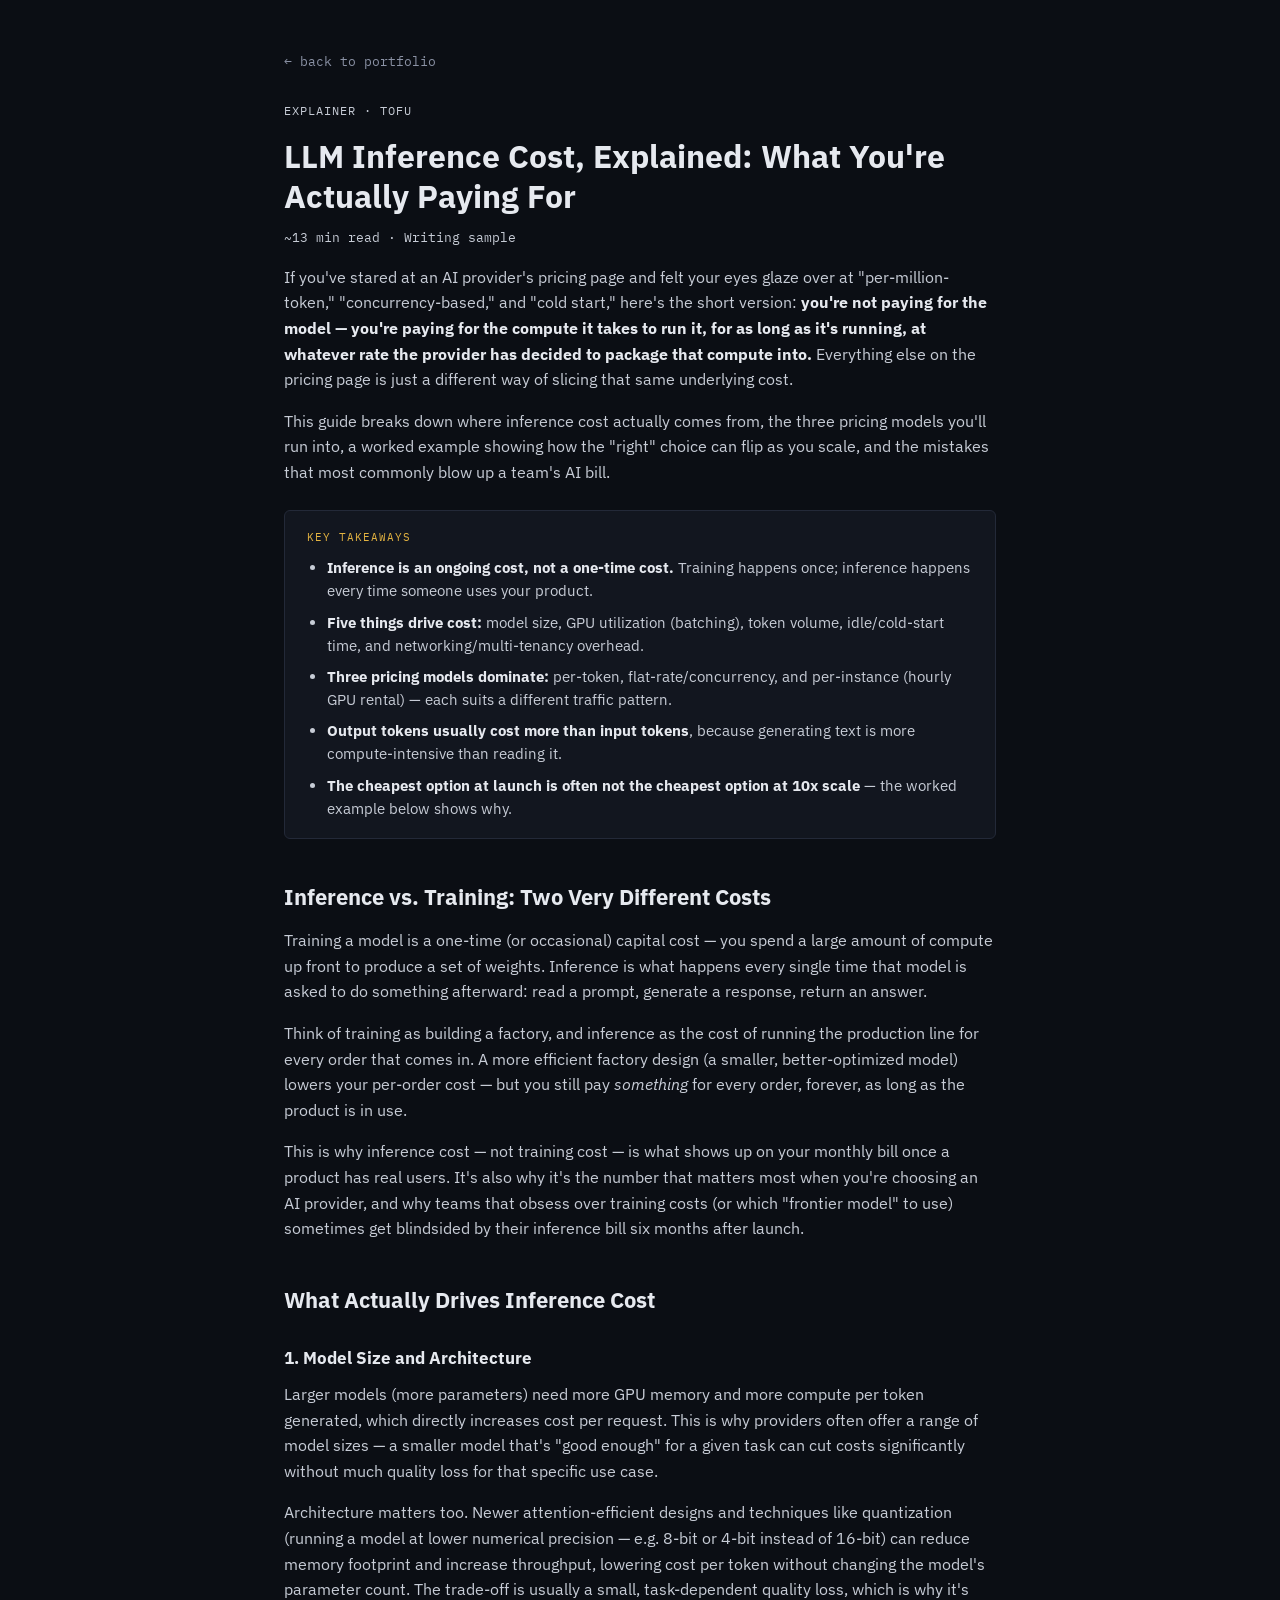
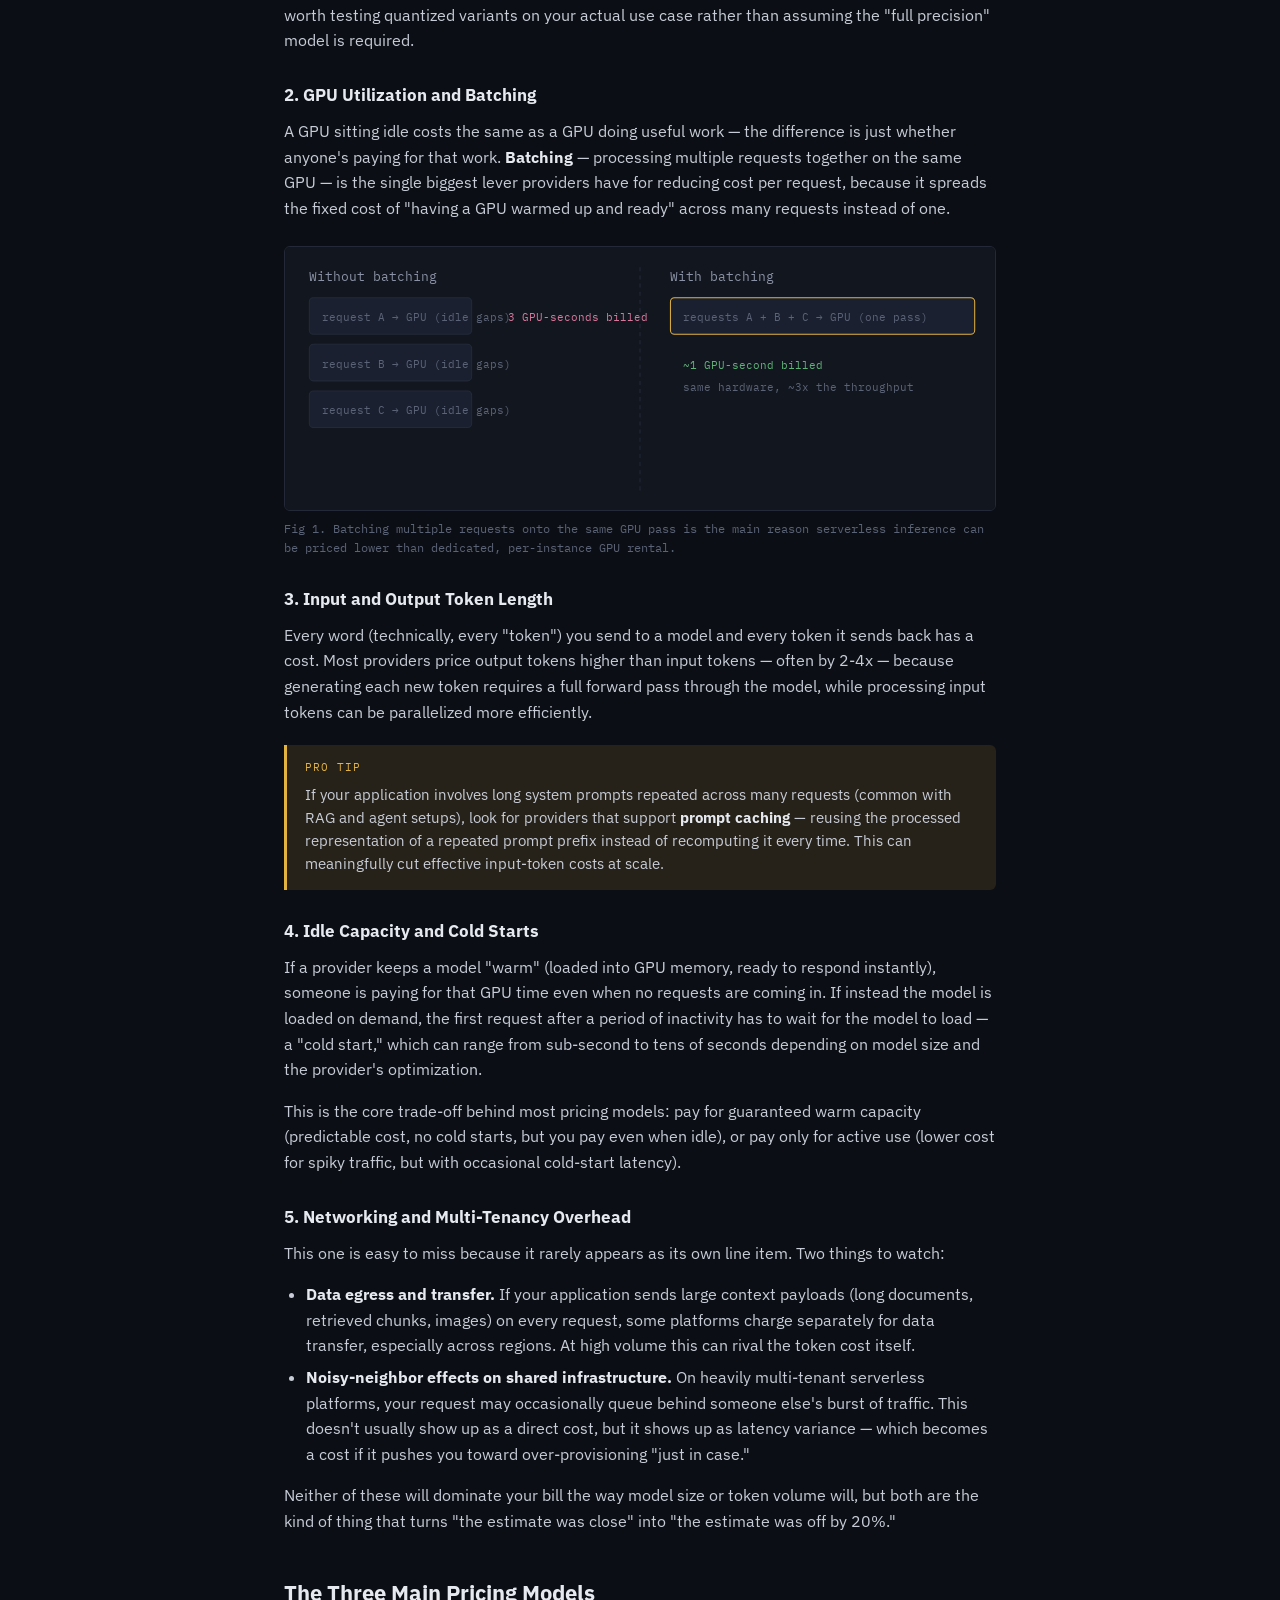
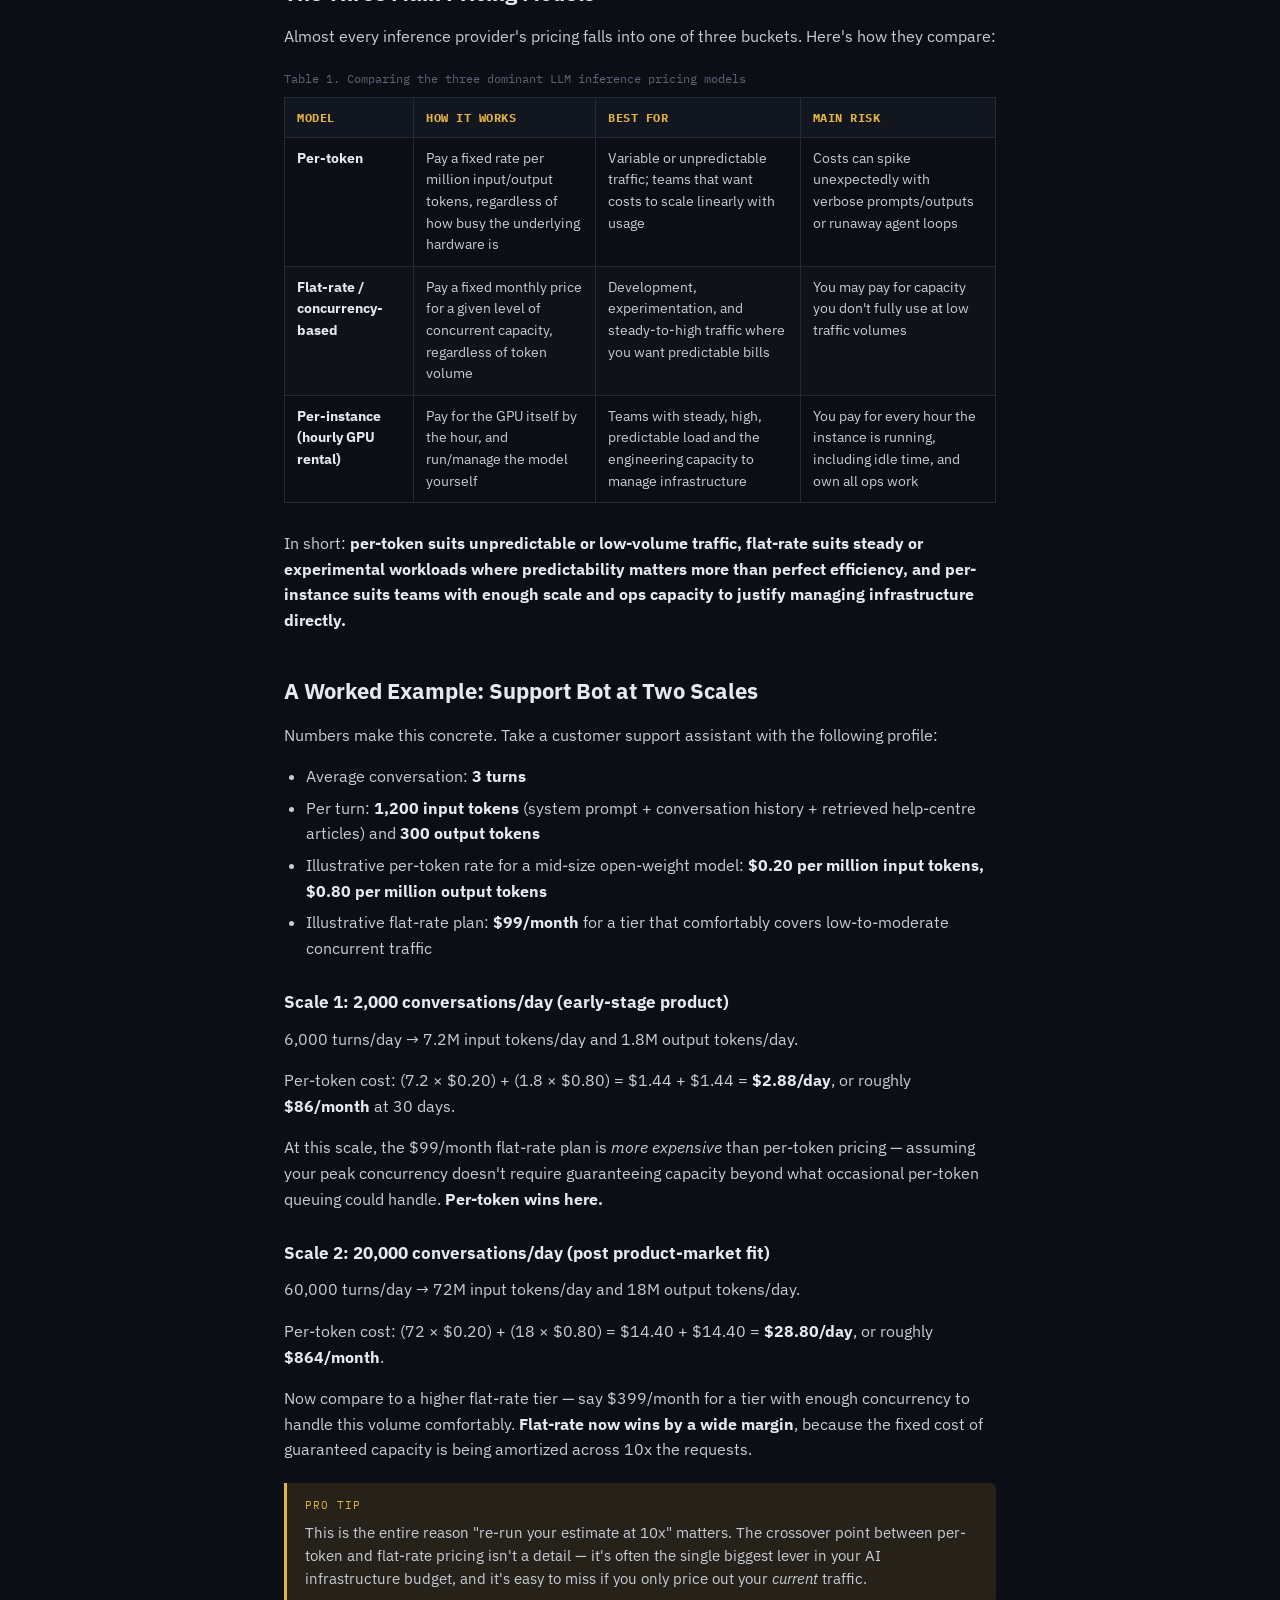
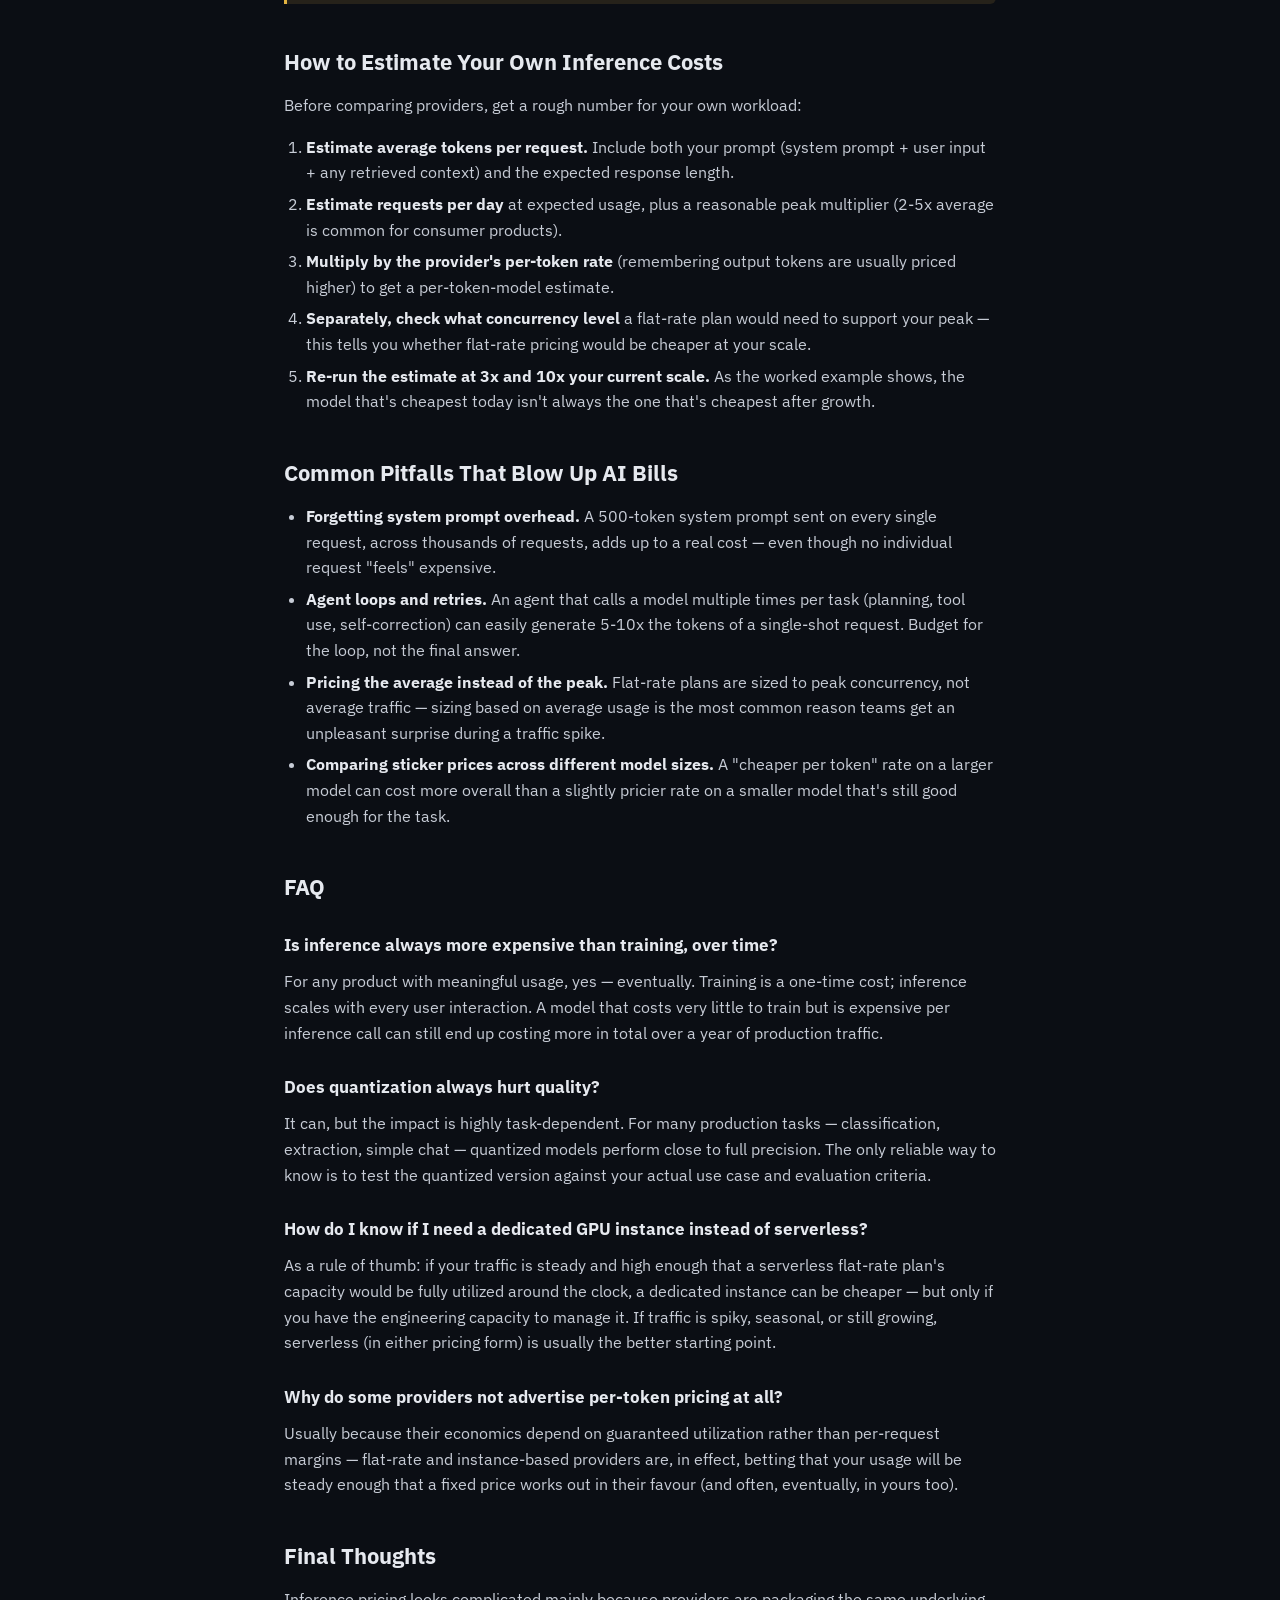
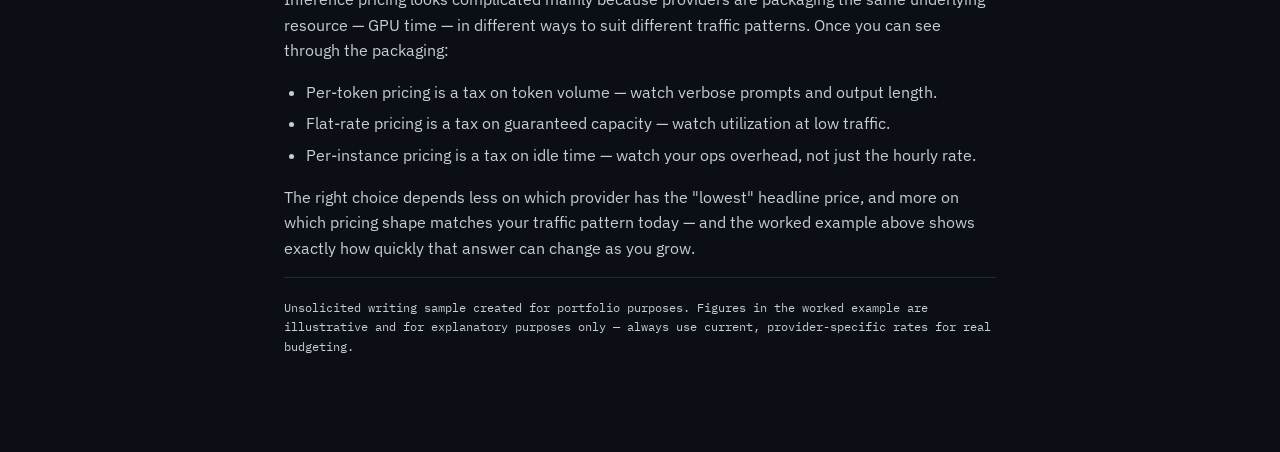
<file: content/blog/llm-inference-cost-explainer.html>
<!DOCTYPE html>
<html lang="en">
<head>
  <meta charset="UTF-8" />
  <meta name="viewport" content="width=device-width, initial-scale=1.0" />
  <title>LLM Inference Cost, Explained — Stephen Tiliki</title>
  <link href="https://fonts.googleapis.com/css2?family=IBM+Plex+Mono:wght@400;500;600&family=IBM+Plex+Sans:wght@400;500;600;700&display=swap" rel="stylesheet">
  <link rel="stylesheet" href="../../styles.css">
</head>
<body>
  <div class="doc-page">
    <a class="doc-back" href="../../index.html#samples">&larr; back to portfolio</a>
    <p class="doc-eyebrow">Explainer · TOFU</p>
    <h1>LLM Inference Cost, Explained: What You're Actually Paying For</h1>
    <p class="doc-meta">~13 min read · Writing sample</p>

    <p>If you've stared at an AI provider's pricing page and felt your eyes glaze over at "per-million-token," "concurrency-based," and "cold start," here's the short version: <strong>you're not paying for the model — you're paying for the compute it takes to run it, for as long as it's running, at whatever rate the provider has decided to package that compute into.</strong> Everything else on the pricing page is just a different way of slicing that same underlying cost.</p>

    <p>This guide breaks down where inference cost actually comes from, the three pricing models you'll run into, a worked example showing how the "right" choice can flip as you scale, and the mistakes that most commonly blow up a team's AI bill.</p>

    <div class="takeaways">
      <p class="callout-label">Key Takeaways</p>
      <ul>
        <li><strong>Inference is an ongoing cost, not a one-time cost.</strong> Training happens once; inference happens every time someone uses your product.</li>
        <li><strong>Five things drive cost:</strong> model size, GPU utilization (batching), token volume, idle/cold-start time, and networking/multi-tenancy overhead.</li>
        <li><strong>Three pricing models dominate:</strong> per-token, flat-rate/concurrency, and per-instance (hourly GPU rental) — each suits a different traffic pattern.</li>
        <li><strong>Output tokens usually cost more than input tokens</strong>, because generating text is more compute-intensive than reading it.</li>
        <li><strong>The cheapest option at launch is often not the cheapest option at 10x scale</strong> — the worked example below shows why.</li>
      </ul>
    </div>

    <h2>Inference vs. Training: Two Very Different Costs</h2>
    <p>Training a model is a one-time (or occasional) capital cost — you spend a large amount of compute up front to produce a set of weights. Inference is what happens every single time that model is asked to do something afterward: read a prompt, generate a response, return an answer.</p>
    <p>Think of training as building a factory, and inference as the cost of running the production line for every order that comes in. A more efficient factory design (a smaller, better-optimized model) lowers your per-order cost — but you still pay <em>something</em> for every order, forever, as long as the product is in use.</p>
    <p>This is why inference cost — not training cost — is what shows up on your monthly bill once a product has real users. It's also why it's the number that matters most when you're choosing an AI provider, and why teams that obsess over training costs (or which "frontier model" to use) sometimes get blindsided by their inference bill six months after launch.</p>

    <h2>What Actually Drives Inference Cost</h2>

    <h3>1. Model Size and Architecture</h3>
    <p>Larger models (more parameters) need more GPU memory and more compute per token generated, which directly increases cost per request. This is why providers often offer a range of model sizes — a smaller model that's "good enough" for a given task can cut costs significantly without much quality loss for that specific use case.</p>
    <p>Architecture matters too. Newer attention-efficient designs and techniques like quantization (running a model at lower numerical precision — e.g. 8-bit or 4-bit instead of 16-bit) can reduce memory footprint and increase throughput, lowering cost per token without changing the model's parameter count. The trade-off is usually a small, task-dependent quality loss, which is why it's worth testing quantized variants on your actual use case rather than assuming the "full precision" model is required.</p>

    <h3>2. GPU Utilization and Batching</h3>
    <p>A GPU sitting idle costs the same as a GPU doing useful work — the difference is just whether anyone's paying for that work. <strong>Batching</strong> — processing multiple requests together on the same GPU — is the single biggest lever providers have for reducing cost per request, because it spreads the fixed cost of "having a GPU warmed up and ready" across many requests instead of one.</p>

    <figure>
      <svg viewBox="0 0 700 260" xmlns="http://www.w3.org/2000/svg" role="img" aria-label="Diagram comparing unbatched and batched GPU request handling">
        <rect width="700" height="260" fill="#12161F"/>
        <text x="24" y="34" fill="#8B92A5" font-family="IBM Plex Mono, monospace" font-size="13">Without batching</text>
        <g font-family="IBM Plex Mono, monospace" font-size="11" fill="#5B6376">
          <rect x="24" y="50" width="160" height="36" rx="4" fill="#1A2030" stroke="#232938"/>
          <text x="36" y="73">request A → GPU (idle gaps)</text>
          <rect x="24" y="96" width="160" height="36" rx="4" fill="#1A2030" stroke="#232938"/>
          <text x="36" y="119">request B → GPU (idle gaps)</text>
          <rect x="24" y="142" width="160" height="36" rx="4" fill="#1A2030" stroke="#232938"/>
          <text x="36" y="165">request C → GPU (idle gaps)</text>
        </g>
        <text x="220" y="73" fill="#D9789C" font-family="IBM Plex Mono, monospace" font-size="11">3 GPU-seconds billed</text>

        <line x1="350" y1="20" x2="350" y2="240" stroke="#232938" stroke-dasharray="4 4"/>

        <text x="380" y="34" fill="#8B92A5" font-family="IBM Plex Mono, monospace" font-size="13">With batching</text>
        <g font-family="IBM Plex Mono, monospace" font-size="11" fill="#5B6376">
          <rect x="380" y="50" width="300" height="36" rx="4" fill="#1A2030" stroke="#E3B341"/>
          <text x="392" y="73">requests A + B + C → GPU (one pass)</text>
        </g>
        <text x="392" y="120" fill="#5FB378" font-family="IBM Plex Mono, monospace" font-size="11">~1 GPU-second billed</text>
        <text x="392" y="142" fill="#5B6376" font-family="IBM Plex Mono, monospace" font-size="11">same hardware, ~3x the throughput</text>
      </svg>
      <figcaption>Fig 1. Batching multiple requests onto the same GPU pass is the main reason serverless inference can be priced lower than dedicated, per-instance GPU rental.</figcaption>
    </figure>

    <h3>3. Input and Output Token Length</h3>
    <p>Every word (technically, every "token") you send to a model and every token it sends back has a cost. Most providers price output tokens higher than input tokens — often by 2-4x — because generating each new token requires a full forward pass through the model, while processing input tokens can be parallelized more efficiently.</p>

    <div class="callout">
      <p class="callout-label">Pro tip</p>
      <p>If your application involves long system prompts repeated across many requests (common with RAG and agent setups), look for providers that support <strong>prompt caching</strong> — reusing the processed representation of a repeated prompt prefix instead of recomputing it every time. This can meaningfully cut effective input-token costs at scale.</p>
    </div>

    <h3>4. Idle Capacity and Cold Starts</h3>
    <p>If a provider keeps a model "warm" (loaded into GPU memory, ready to respond instantly), someone is paying for that GPU time even when no requests are coming in. If instead the model is loaded on demand, the first request after a period of inactivity has to wait for the model to load — a "cold start," which can range from sub-second to tens of seconds depending on model size and the provider's optimization.</p>
    <p>This is the core trade-off behind most pricing models: pay for guaranteed warm capacity (predictable cost, no cold starts, but you pay even when idle), or pay only for active use (lower cost for spiky traffic, but with occasional cold-start latency).</p>

    <h3>5. Networking and Multi-Tenancy Overhead</h3>
    <p>This one is easy to miss because it rarely appears as its own line item. Two things to watch:</p>
    <ul>
      <li><strong>Data egress and transfer.</strong> If your application sends large context payloads (long documents, retrieved chunks, images) on every request, some platforms charge separately for data transfer, especially across regions. At high volume this can rival the token cost itself.</li>
      <li><strong>Noisy-neighbor effects on shared infrastructure.</strong> On heavily multi-tenant serverless platforms, your request may occasionally queue behind someone else's burst of traffic. This doesn't usually show up as a direct cost, but it shows up as latency variance — which becomes a cost if it pushes you toward over-provisioning "just in case."</li>
    </ul>
    <p>Neither of these will dominate your bill the way model size or token volume will, but both are the kind of thing that turns "the estimate was close" into "the estimate was off by 20%."</p>

    <h2>The Three Main Pricing Models</h2>
    <p>Almost every inference provider's pricing falls into one of three buckets. Here's how they compare:</p>

    <table>
      <caption>Table 1. Comparing the three dominant LLM inference pricing models</caption>
      <thead>
        <tr>
          <th>Model</th>
          <th>How it works</th>
          <th>Best for</th>
          <th>Main risk</th>
        </tr>
      </thead>
      <tbody>
        <tr>
          <td><strong>Per-token</strong></td>
          <td>Pay a fixed rate per million input/output tokens, regardless of how busy the underlying hardware is</td>
          <td>Variable or unpredictable traffic; teams that want costs to scale linearly with usage</td>
          <td>Costs can spike unexpectedly with verbose prompts/outputs or runaway agent loops</td>
        </tr>
        <tr>
          <td><strong>Flat-rate / concurrency-based</strong></td>
          <td>Pay a fixed monthly price for a given level of concurrent capacity, regardless of token volume</td>
          <td>Development, experimentation, and steady-to-high traffic where you want predictable bills</td>
          <td>You may pay for capacity you don't fully use at low traffic volumes</td>
        </tr>
        <tr>
          <td><strong>Per-instance (hourly GPU rental)</strong></td>
          <td>Pay for the GPU itself by the hour, and run/manage the model yourself</td>
          <td>Teams with steady, high, predictable load and the engineering capacity to manage infrastructure</td>
          <td>You pay for every hour the instance is running, including idle time, and own all ops work</td>
        </tr>
      </tbody>
    </table>

    <p>In short: <strong>per-token suits unpredictable or low-volume traffic, flat-rate suits steady or experimental workloads where predictability matters more than perfect efficiency, and per-instance suits teams with enough scale and ops capacity to justify managing infrastructure directly.</strong></p>

    <h2>A Worked Example: Support Bot at Two Scales</h2>
    <p>Numbers make this concrete. Take a customer support assistant with the following profile:</p>
    <ul>
      <li>Average conversation: <strong>3 turns</strong></li>
      <li>Per turn: <strong>1,200 input tokens</strong> (system prompt + conversation history + retrieved help-centre articles) and <strong>300 output tokens</strong></li>
      <li>Illustrative per-token rate for a mid-size open-weight model: <strong>$0.20 per million input tokens, $0.80 per million output tokens</strong></li>
      <li>Illustrative flat-rate plan: <strong>$99/month</strong> for a tier that comfortably covers low-to-moderate concurrent traffic</li>
    </ul>

    <h3>Scale 1: 2,000 conversations/day (early-stage product)</h3>
    <p>6,000 turns/day → 7.2M input tokens/day and 1.8M output tokens/day.</p>
    <p>Per-token cost: (7.2 × $0.20) + (1.8 × $0.80) = $1.44 + $1.44 = <strong>$2.88/day</strong>, or roughly <strong>$86/month</strong> at 30 days.</p>
    <p>At this scale, the $99/month flat-rate plan is <em>more expensive</em> than per-token pricing — assuming your peak concurrency doesn't require guaranteeing capacity beyond what occasional per-token queuing could handle. <strong>Per-token wins here.</strong></p>

    <h3>Scale 2: 20,000 conversations/day (post product-market fit)</h3>
    <p>60,000 turns/day → 72M input tokens/day and 18M output tokens/day.</p>
    <p>Per-token cost: (72 × $0.20) + (18 × $0.80) = $14.40 + $14.40 = <strong>$28.80/day</strong>, or roughly <strong>$864/month</strong>.</p>
    <p>Now compare to a higher flat-rate tier — say $399/month for a tier with enough concurrency to handle this volume comfortably. <strong>Flat-rate now wins by a wide margin</strong>, because the fixed cost of guaranteed capacity is being amortized across 10x the requests.</p>

    <div class="callout">
      <p class="callout-label">Pro tip</p>
      <p>This is the entire reason "re-run your estimate at 10x" matters. The crossover point between per-token and flat-rate pricing isn't a detail — it's often the single biggest lever in your AI infrastructure budget, and it's easy to miss if you only price out your <em>current</em> traffic.</p>
    </div>

    <h2>How to Estimate Your Own Inference Costs</h2>
    <p>Before comparing providers, get a rough number for your own workload:</p>
    <ol>
      <li><strong>Estimate average tokens per request.</strong> Include both your prompt (system prompt + user input + any retrieved context) and the expected response length.</li>
      <li><strong>Estimate requests per day</strong> at expected usage, plus a reasonable peak multiplier (2-5x average is common for consumer products).</li>
      <li><strong>Multiply by the provider's per-token rate</strong> (remembering output tokens are usually priced higher) to get a per-token-model estimate.</li>
      <li><strong>Separately, check what concurrency level</strong> a flat-rate plan would need to support your peak — this tells you whether flat-rate pricing would be cheaper at your scale.</li>
      <li><strong>Re-run the estimate at 3x and 10x your current scale.</strong> As the worked example shows, the model that's cheapest today isn't always the one that's cheapest after growth.</li>
    </ol>

    <h2>Common Pitfalls That Blow Up AI Bills</h2>
    <ul>
      <li><strong>Forgetting system prompt overhead.</strong> A 500-token system prompt sent on every single request, across thousands of requests, adds up to a real cost — even though no individual request "feels" expensive.</li>
      <li><strong>Agent loops and retries.</strong> An agent that calls a model multiple times per task (planning, tool use, self-correction) can easily generate 5-10x the tokens of a single-shot request. Budget for the loop, not the final answer.</li>
      <li><strong>Pricing the average instead of the peak.</strong> Flat-rate plans are sized to peak concurrency, not average traffic — sizing based on average usage is the most common reason teams get an unpleasant surprise during a traffic spike.</li>
      <li><strong>Comparing sticker prices across different model sizes.</strong> A "cheaper per token" rate on a larger model can cost more overall than a slightly pricier rate on a smaller model that's still good enough for the task.</li>
    </ul>

    <h2>FAQ</h2>
    <h3>Is inference always more expensive than training, over time?</h3>
    <p>For any product with meaningful usage, yes — eventually. Training is a one-time cost; inference scales with every user interaction. A model that costs very little to train but is expensive per inference call can still end up costing more in total over a year of production traffic.</p>

    <h3>Does quantization always hurt quality?</h3>
    <p>It can, but the impact is highly task-dependent. For many production tasks — classification, extraction, simple chat — quantized models perform close to full precision. The only reliable way to know is to test the quantized version against your actual use case and evaluation criteria.</p>

    <h3>How do I know if I need a dedicated GPU instance instead of serverless?</h3>
    <p>As a rule of thumb: if your traffic is steady and high enough that a serverless flat-rate plan's capacity would be fully utilized around the clock, a dedicated instance can be cheaper — but only if you have the engineering capacity to manage it. If traffic is spiky, seasonal, or still growing, serverless (in either pricing form) is usually the better starting point.</p>

    <h3>Why do some providers not advertise per-token pricing at all?</h3>
    <p>Usually because their economics depend on guaranteed utilization rather than per-request margins — flat-rate and instance-based providers are, in effect, betting that your usage will be steady enough that a fixed price works out in their favour (and often, eventually, in yours too).</p>

    <h2>Final Thoughts</h2>
    <p>Inference pricing looks complicated mainly because providers are packaging the same underlying resource — GPU time — in different ways to suit different traffic patterns. Once you can see through the packaging:</p>
    <ul>
      <li>Per-token pricing is a tax on token volume — watch verbose prompts and output length.</li>
      <li>Flat-rate pricing is a tax on guaranteed capacity — watch utilization at low traffic.</li>
      <li>Per-instance pricing is a tax on idle time — watch your ops overhead, not just the hourly rate.</li>
    </ul>
    <p>The right choice depends less on which provider has the "lowest" headline price, and more on which pricing shape matches your traffic pattern today — and the worked example above shows exactly how quickly that answer can change as you grow.</p>

    <p class="spec-note">Unsolicited writing sample created for portfolio purposes. Figures in the worked example are illustrative and for explanatory purposes only — always use current, provider-specific rates for real budgeting.</p>
  </div>
</body>
</html>
</file>
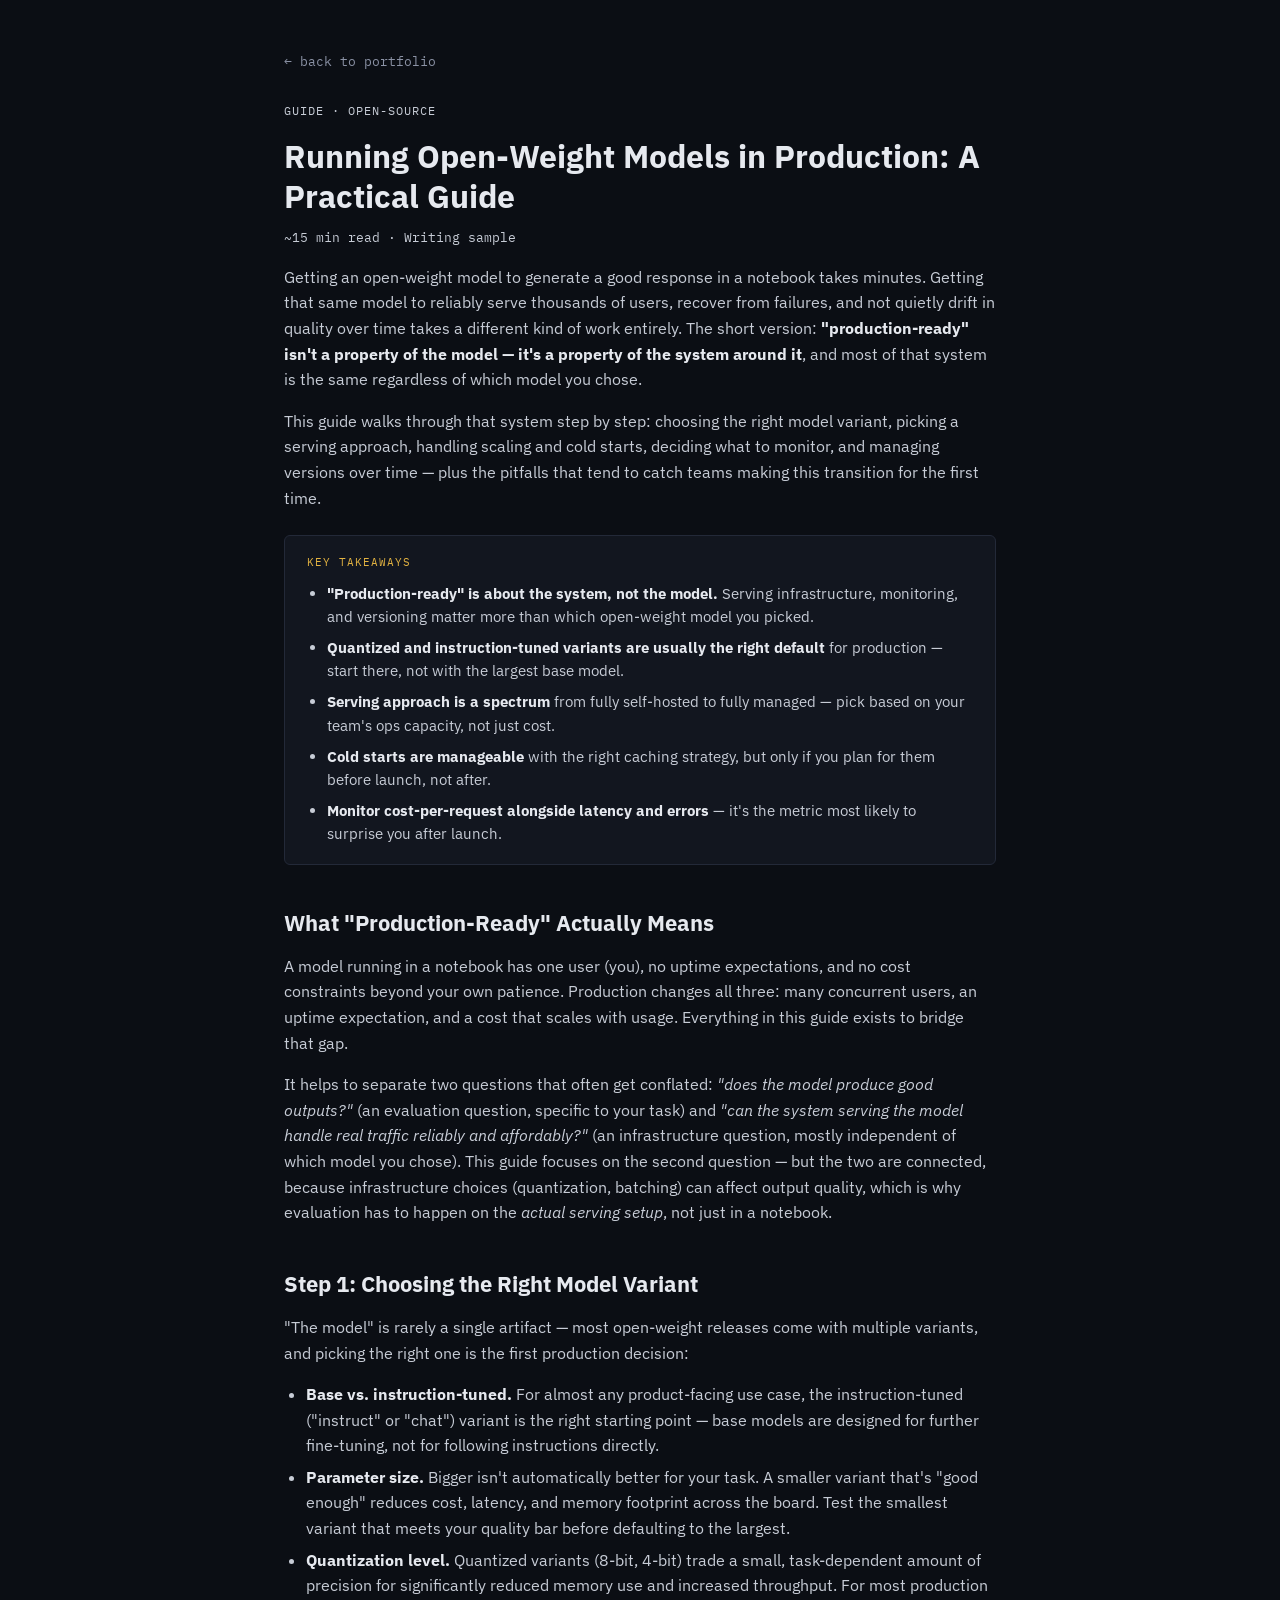
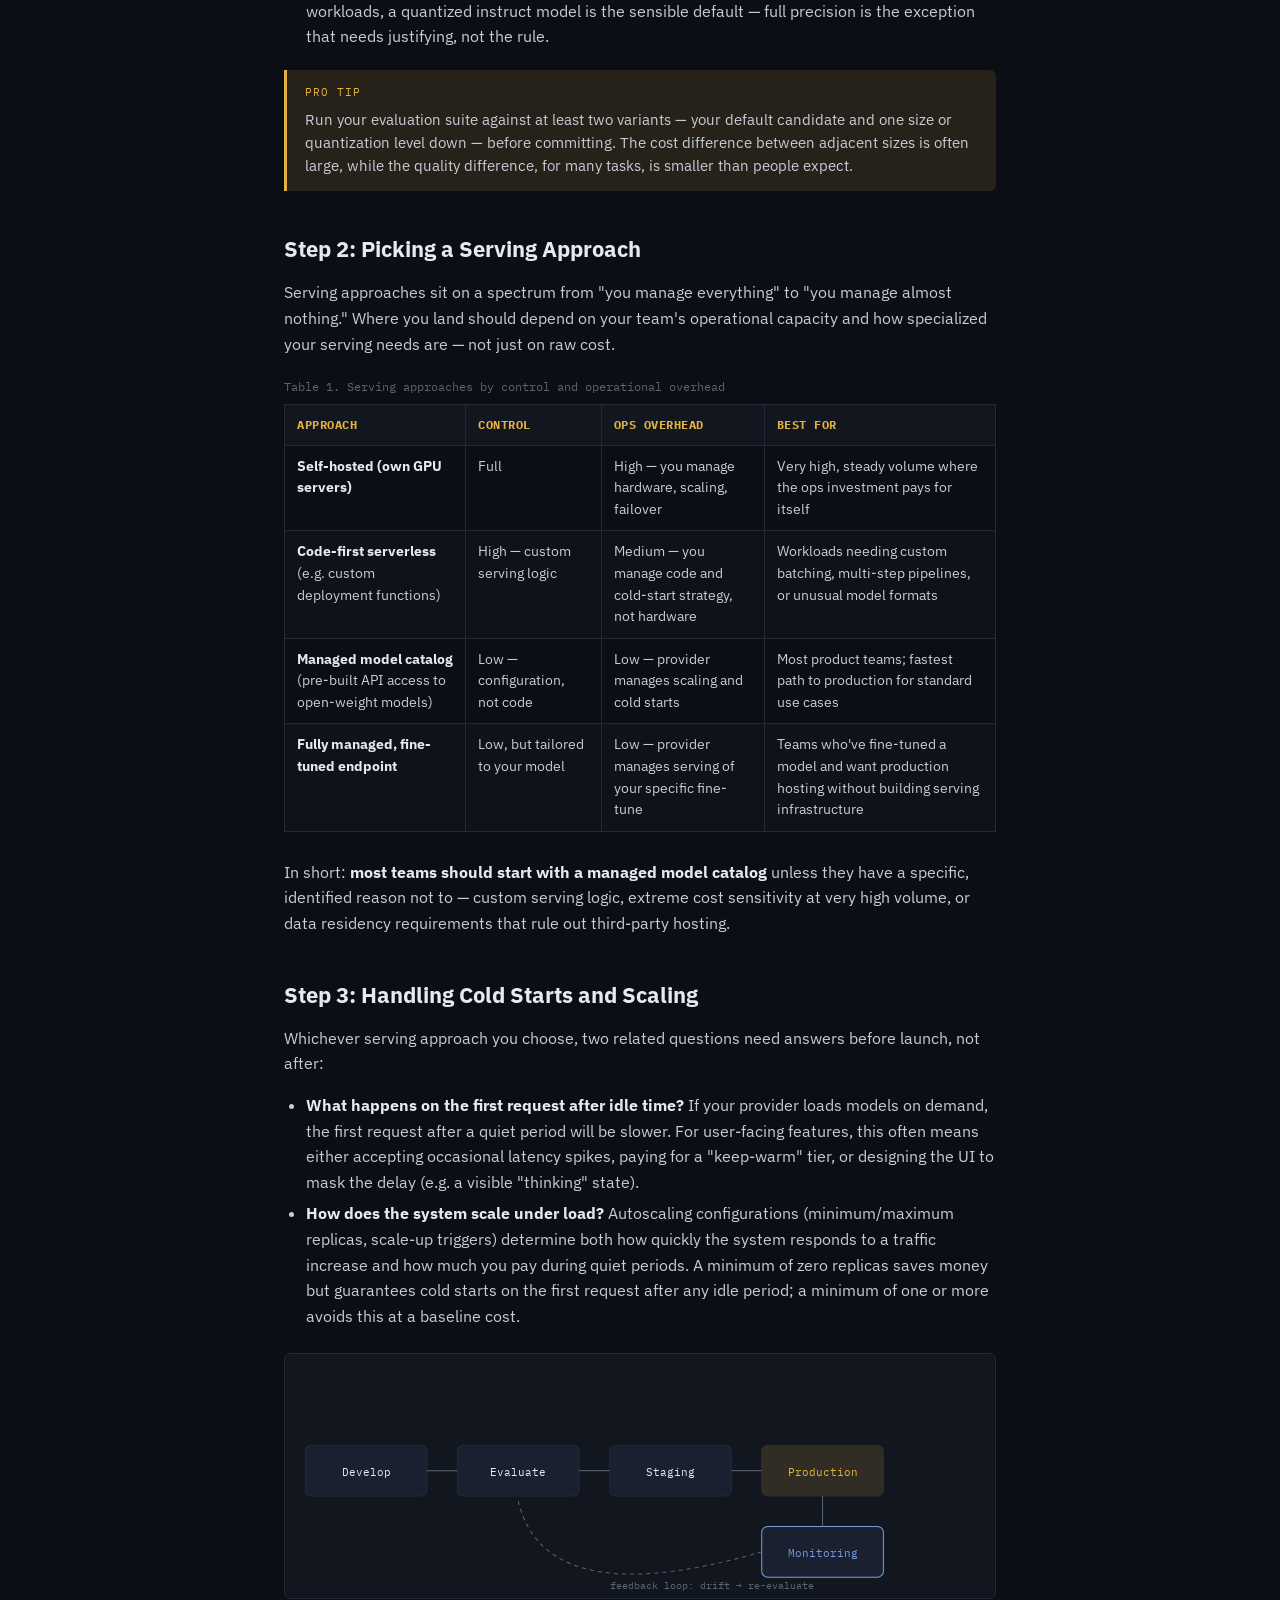
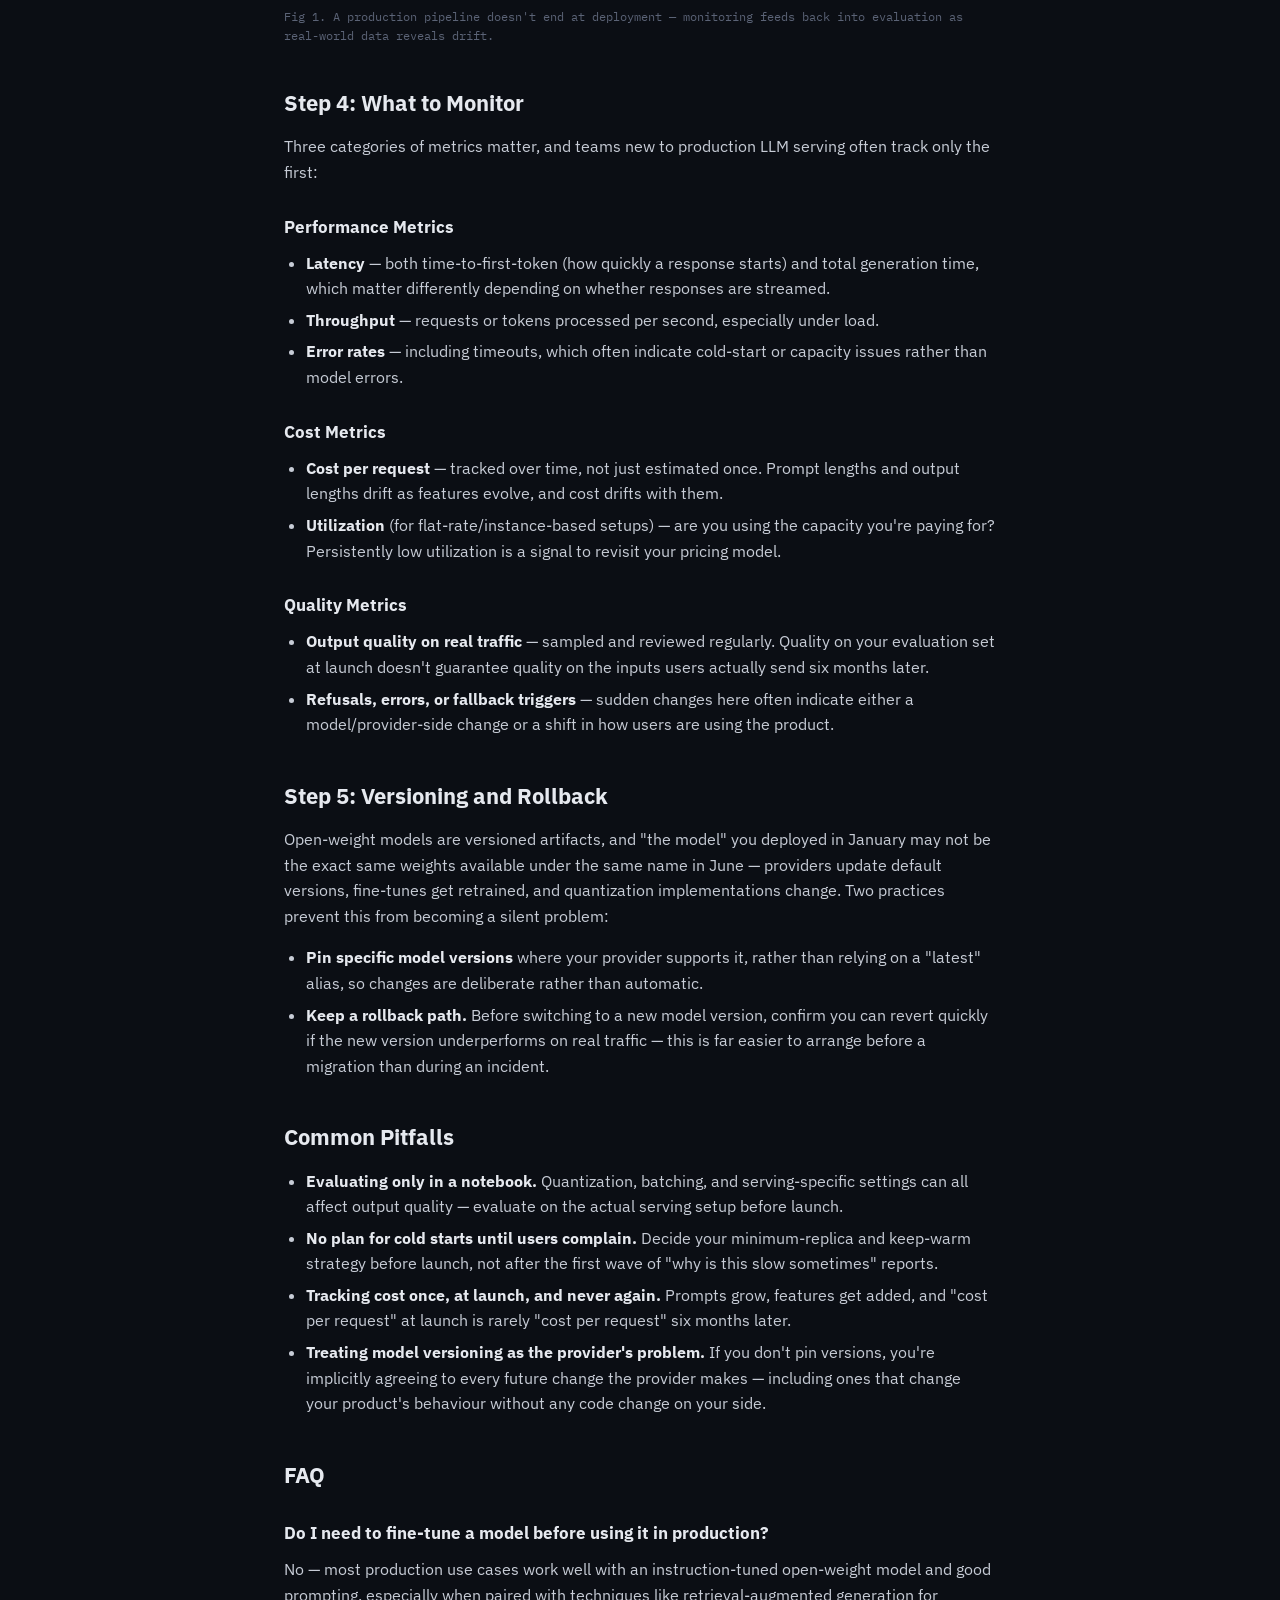
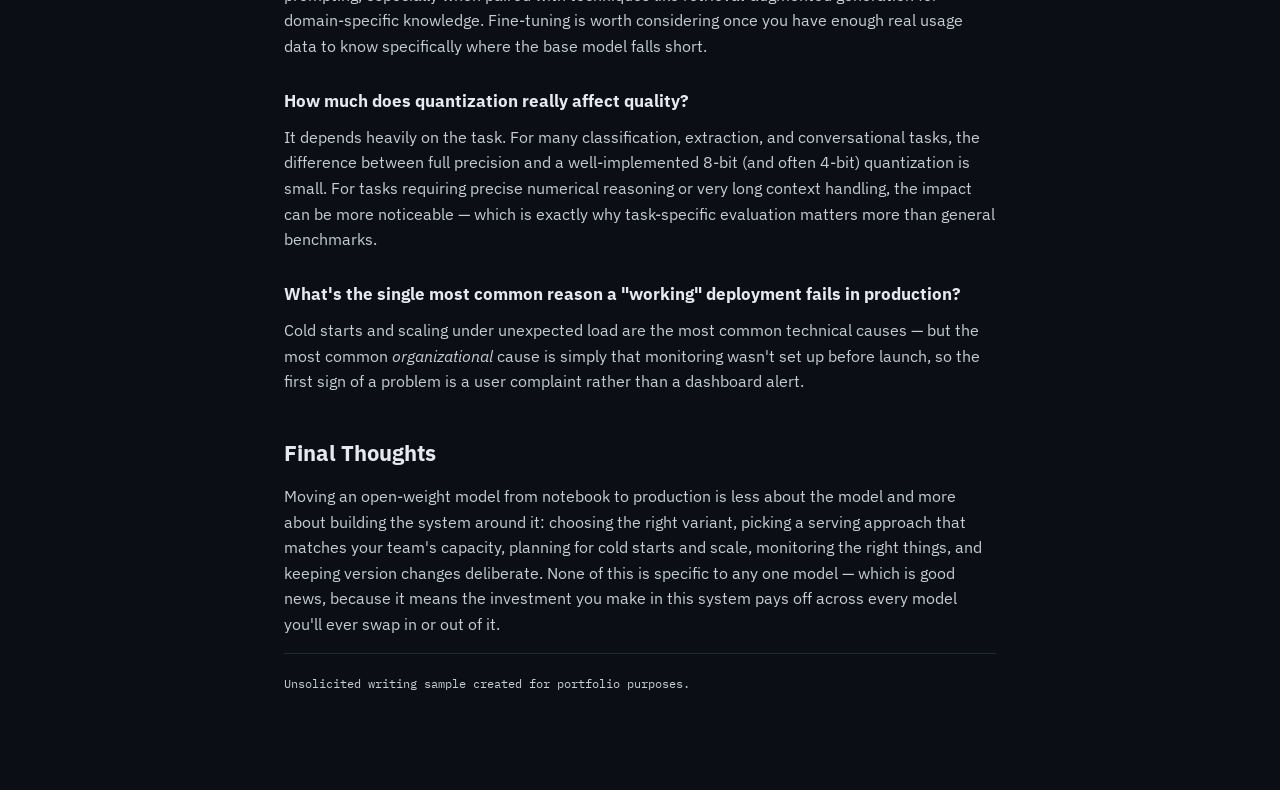
<file: content/blog/running-open-weight-models-in-production.html>
<!DOCTYPE html>
<html lang="en">
<head>
  <meta charset="UTF-8" />
  <meta name="viewport" content="width=device-width, initial-scale=1.0" />
  <title>Running Open-Weight Models in Production: A Practical Guide — Stephen Tiliki</title>
  <link href="https://fonts.googleapis.com/css2?family=IBM+Plex+Mono:wght@400;500;600&family=IBM+Plex+Sans:wght@400;500;600;700&display=swap" rel="stylesheet">
  <link rel="stylesheet" href="../../styles.css">
</head>
<body>
  <div class="doc-page">
    <a class="doc-back" href="../../index.html#samples">&larr; back to portfolio</a>
    <p class="doc-eyebrow">Guide · Open-source</p>
    <h1>Running Open-Weight Models in Production: A Practical Guide</h1>
    <p class="doc-meta">~15 min read · Writing sample</p>

    <p>Getting an open-weight model to generate a good response in a notebook takes minutes. Getting that same model to reliably serve thousands of users, recover from failures, and not quietly drift in quality over time takes a different kind of work entirely. The short version: <strong>"production-ready" isn't a property of the model — it's a property of the system around it</strong>, and most of that system is the same regardless of which model you chose.</p>

    <p>This guide walks through that system step by step: choosing the right model variant, picking a serving approach, handling scaling and cold starts, deciding what to monitor, and managing versions over time — plus the pitfalls that tend to catch teams making this transition for the first time.</p>

    <div class="takeaways">
      <p class="callout-label">Key Takeaways</p>
      <ul>
        <li><strong>"Production-ready" is about the system, not the model.</strong> Serving infrastructure, monitoring, and versioning matter more than which open-weight model you picked.</li>
        <li><strong>Quantized and instruction-tuned variants are usually the right default</strong> for production — start there, not with the largest base model.</li>
        <li><strong>Serving approach is a spectrum</strong> from fully self-hosted to fully managed — pick based on your team's ops capacity, not just cost.</li>
        <li><strong>Cold starts are manageable</strong> with the right caching strategy, but only if you plan for them before launch, not after.</li>
        <li><strong>Monitor cost-per-request alongside latency and errors</strong> — it's the metric most likely to surprise you after launch.</li>
      </ul>
    </div>

    <h2>What "Production-Ready" Actually Means</h2>
    <p>A model running in a notebook has one user (you), no uptime expectations, and no cost constraints beyond your own patience. Production changes all three: many concurrent users, an uptime expectation, and a cost that scales with usage. Everything in this guide exists to bridge that gap.</p>
    <p>It helps to separate two questions that often get conflated: <em>"does the model produce good outputs?"</em> (an evaluation question, specific to your task) and <em>"can the system serving the model handle real traffic reliably and affordably?"</em> (an infrastructure question, mostly independent of which model you chose). This guide focuses on the second question — but the two are connected, because infrastructure choices (quantization, batching) can affect output quality, which is why evaluation has to happen on the <em>actual serving setup</em>, not just in a notebook.</p>

    <h2>Step 1: Choosing the Right Model Variant</h2>
    <p>"The model" is rarely a single artifact — most open-weight releases come with multiple variants, and picking the right one is the first production decision:</p>
    <ul>
      <li><strong>Base vs. instruction-tuned.</strong> For almost any product-facing use case, the instruction-tuned ("instruct" or "chat") variant is the right starting point — base models are designed for further fine-tuning, not for following instructions directly.</li>
      <li><strong>Parameter size.</strong> Bigger isn't automatically better for your task. A smaller variant that's "good enough" reduces cost, latency, and memory footprint across the board. Test the smallest variant that meets your quality bar before defaulting to the largest.</li>
      <li><strong>Quantization level.</strong> Quantized variants (8-bit, 4-bit) trade a small, task-dependent amount of precision for significantly reduced memory use and increased throughput. For most production workloads, a quantized instruct model is the sensible default — full precision is the exception that needs justifying, not the rule.</li>
    </ul>

    <div class="callout">
      <p class="callout-label">Pro tip</p>
      <p>Run your evaluation suite against at least two variants — your default candidate and one size or quantization level down — before committing. The cost difference between adjacent sizes is often large, while the quality difference, for many tasks, is smaller than people expect.</p>
    </div>

    <h2>Step 2: Picking a Serving Approach</h2>
    <p>Serving approaches sit on a spectrum from "you manage everything" to "you manage almost nothing." Where you land should depend on your team's operational capacity and how specialized your serving needs are — not just on raw cost.</p>

    <table>
      <caption>Table 1. Serving approaches by control and operational overhead</caption>
      <thead>
        <tr>
          <th>Approach</th>
          <th>Control</th>
          <th>Ops overhead</th>
          <th>Best for</th>
        </tr>
      </thead>
      <tbody>
        <tr>
          <td><strong>Self-hosted (own GPU servers)</strong></td>
          <td>Full</td>
          <td>High — you manage hardware, scaling, failover</td>
          <td>Very high, steady volume where the ops investment pays for itself</td>
        </tr>
        <tr>
          <td><strong>Code-first serverless</strong> (e.g. custom deployment functions)</td>
          <td>High — custom serving logic</td>
          <td>Medium — you manage code and cold-start strategy, not hardware</td>
          <td>Workloads needing custom batching, multi-step pipelines, or unusual model formats</td>
        </tr>
        <tr>
          <td><strong>Managed model catalog</strong> (pre-built API access to open-weight models)</td>
          <td>Low — configuration, not code</td>
          <td>Low — provider manages scaling and cold starts</td>
          <td>Most product teams; fastest path to production for standard use cases</td>
        </tr>
        <tr>
          <td><strong>Fully managed, fine-tuned endpoint</strong></td>
          <td>Low, but tailored to your model</td>
          <td>Low — provider manages serving of your specific fine-tune</td>
          <td>Teams who've fine-tuned a model and want production hosting without building serving infrastructure</td>
        </tr>
      </tbody>
    </table>

    <p>In short: <strong>most teams should start with a managed model catalog</strong> unless they have a specific, identified reason not to — custom serving logic, extreme cost sensitivity at very high volume, or data residency requirements that rule out third-party hosting.</p>

    <h2>Step 3: Handling Cold Starts and Scaling</h2>
    <p>Whichever serving approach you choose, two related questions need answers before launch, not after:</p>
    <ul>
      <li><strong>What happens on the first request after idle time?</strong> If your provider loads models on demand, the first request after a quiet period will be slower. For user-facing features, this often means either accepting occasional latency spikes, paying for a "keep-warm" tier, or designing the UI to mask the delay (e.g. a visible "thinking" state).</li>
      <li><strong>How does the system scale under load?</strong> Autoscaling configurations (minimum/maximum replicas, scale-up triggers) determine both how quickly the system responds to a traffic increase and how much you pay during quiet periods. A minimum of zero replicas saves money but guarantees cold starts on the first request after any idle period; a minimum of one or more avoids this at a baseline cost.</li>
    </ul>

    <figure>
      <svg viewBox="0 0 700 240" xmlns="http://www.w3.org/2000/svg" role="img" aria-label="Diagram of a production pipeline from development through monitoring">
        <rect width="700" height="240" fill="#12161F"/>
        <g font-family="IBM Plex Mono, monospace" font-size="11" fill="#E6E9EF">
          <rect x="20" y="90" width="120" height="50" rx="6" fill="#1A2030" stroke="#232938"/>
          <text x="80" y="120" text-anchor="middle">Develop</text>

          <rect x="170" y="90" width="120" height="50" rx="6" fill="#1A2030" stroke="#232938"/>
          <text x="230" y="120" text-anchor="middle">Evaluate</text>

          <rect x="320" y="90" width="120" height="50" rx="6" fill="#1A2030" stroke="#232938"/>
          <text x="380" y="120" text-anchor="middle">Staging</text>

          <rect x="470" y="90" width="120" height="50" rx="6" fill="#E3B341" opacity="0.15" stroke="#E3B341"/>
          <text x="530" y="120" text-anchor="middle" fill="#E3B341">Production</text>

          <line x1="140" y1="115" x2="170" y2="115" stroke="#5B6376"/>
          <line x1="290" y1="115" x2="320" y2="115" stroke="#5B6376"/>
          <line x1="440" y1="115" x2="470" y2="115" stroke="#5B6376"/>

          <rect x="470" y="170" width="120" height="50" rx="6" fill="#1A2030" stroke="#6E9FE3"/>
          <text x="530" y="200" text-anchor="middle" fill="#6E9FE3">Monitoring</text>
          <line x1="530" y1="140" x2="530" y2="170" stroke="#5B6376"/>

          <path d="M 470 195 C 350 230, 250 230, 230 145" stroke="#5B6376" fill="none" stroke-dasharray="4 4"/>
          <text x="320" y="232" fill="#5B6376" font-size="10">feedback loop: drift → re-evaluate</text>
        </g>
      </svg>
      <figcaption>Fig 1. A production pipeline doesn't end at deployment — monitoring feeds back into evaluation as real-world data reveals drift.</figcaption>
    </figure>

    <h2>Step 4: What to Monitor</h2>
    <p>Three categories of metrics matter, and teams new to production LLM serving often track only the first:</p>

    <h3>Performance Metrics</h3>
    <ul>
      <li><strong>Latency</strong> — both time-to-first-token (how quickly a response starts) and total generation time, which matter differently depending on whether responses are streamed.</li>
      <li><strong>Throughput</strong> — requests or tokens processed per second, especially under load.</li>
      <li><strong>Error rates</strong> — including timeouts, which often indicate cold-start or capacity issues rather than model errors.</li>
    </ul>

    <h3>Cost Metrics</h3>
    <ul>
      <li><strong>Cost per request</strong> — tracked over time, not just estimated once. Prompt lengths and output lengths drift as features evolve, and cost drifts with them.</li>
      <li><strong>Utilization</strong> (for flat-rate/instance-based setups) — are you using the capacity you're paying for? Persistently low utilization is a signal to revisit your pricing model.</li>
    </ul>

    <h3>Quality Metrics</h3>
    <ul>
      <li><strong>Output quality on real traffic</strong> — sampled and reviewed regularly. Quality on your evaluation set at launch doesn't guarantee quality on the inputs users actually send six months later.</li>
      <li><strong>Refusals, errors, or fallback triggers</strong> — sudden changes here often indicate either a model/provider-side change or a shift in how users are using the product.</li>
    </ul>

    <h2>Step 5: Versioning and Rollback</h2>
    <p>Open-weight models are versioned artifacts, and "the model" you deployed in January may not be the exact same weights available under the same name in June — providers update default versions, fine-tunes get retrained, and quantization implementations change. Two practices prevent this from becoming a silent problem:</p>
    <ul>
      <li><strong>Pin specific model versions</strong> where your provider supports it, rather than relying on a "latest" alias, so changes are deliberate rather than automatic.</li>
      <li><strong>Keep a rollback path.</strong> Before switching to a new model version, confirm you can revert quickly if the new version underperforms on real traffic — this is far easier to arrange before a migration than during an incident.</li>
    </ul>

    <h2>Common Pitfalls</h2>
    <ul>
      <li><strong>Evaluating only in a notebook.</strong> Quantization, batching, and serving-specific settings can all affect output quality — evaluate on the actual serving setup before launch.</li>
      <li><strong>No plan for cold starts until users complain.</strong> Decide your minimum-replica and keep-warm strategy before launch, not after the first wave of "why is this slow sometimes" reports.</li>
      <li><strong>Tracking cost once, at launch, and never again.</strong> Prompts grow, features get added, and "cost per request" at launch is rarely "cost per request" six months later.</li>
      <li><strong>Treating model versioning as the provider's problem.</strong> If you don't pin versions, you're implicitly agreeing to every future change the provider makes — including ones that change your product's behaviour without any code change on your side.</li>
    </ul>

    <h2>FAQ</h2>
    <h3>Do I need to fine-tune a model before using it in production?</h3>
    <p>No — most production use cases work well with an instruction-tuned open-weight model and good prompting, especially when paired with techniques like retrieval-augmented generation for domain-specific knowledge. Fine-tuning is worth considering once you have enough real usage data to know specifically where the base model falls short.</p>

    <h3>How much does quantization really affect quality?</h3>
    <p>It depends heavily on the task. For many classification, extraction, and conversational tasks, the difference between full precision and a well-implemented 8-bit (and often 4-bit) quantization is small. For tasks requiring precise numerical reasoning or very long context handling, the impact can be more noticeable — which is exactly why task-specific evaluation matters more than general benchmarks.</p>

    <h3>What's the single most common reason a "working" deployment fails in production?</h3>
    <p>Cold starts and scaling under unexpected load are the most common technical causes — but the most common <em>organizational</em> cause is simply that monitoring wasn't set up before launch, so the first sign of a problem is a user complaint rather than a dashboard alert.</p>

    <h2>Final Thoughts</h2>
    <p>Moving an open-weight model from notebook to production is less about the model and more about building the system around it: choosing the right variant, picking a serving approach that matches your team's capacity, planning for cold starts and scale, monitoring the right things, and keeping version changes deliberate. None of this is specific to any one model — which is good news, because it means the investment you make in this system pays off across every model you'll ever swap in or out of it.</p>

    <p class="spec-note">Unsolicited writing sample created for portfolio purposes.</p>
  </div>
</body>
</html>
</file>
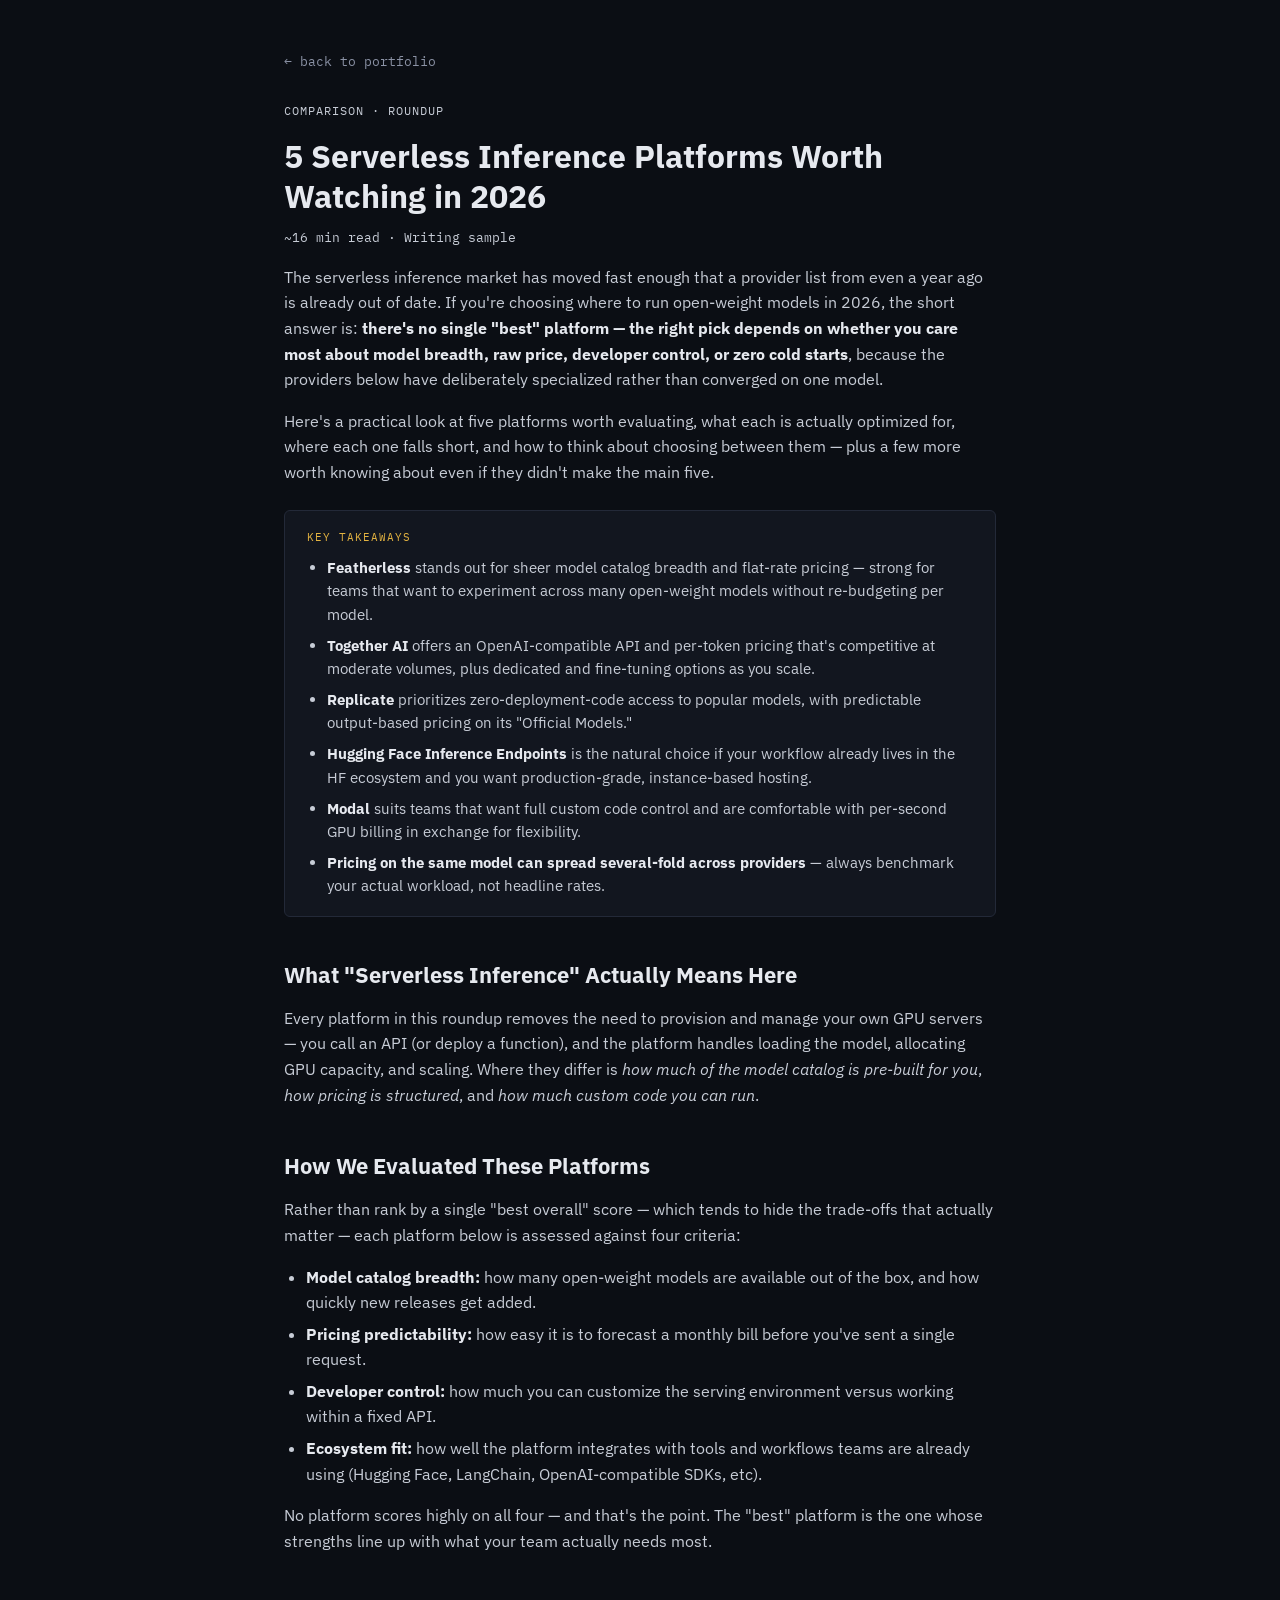
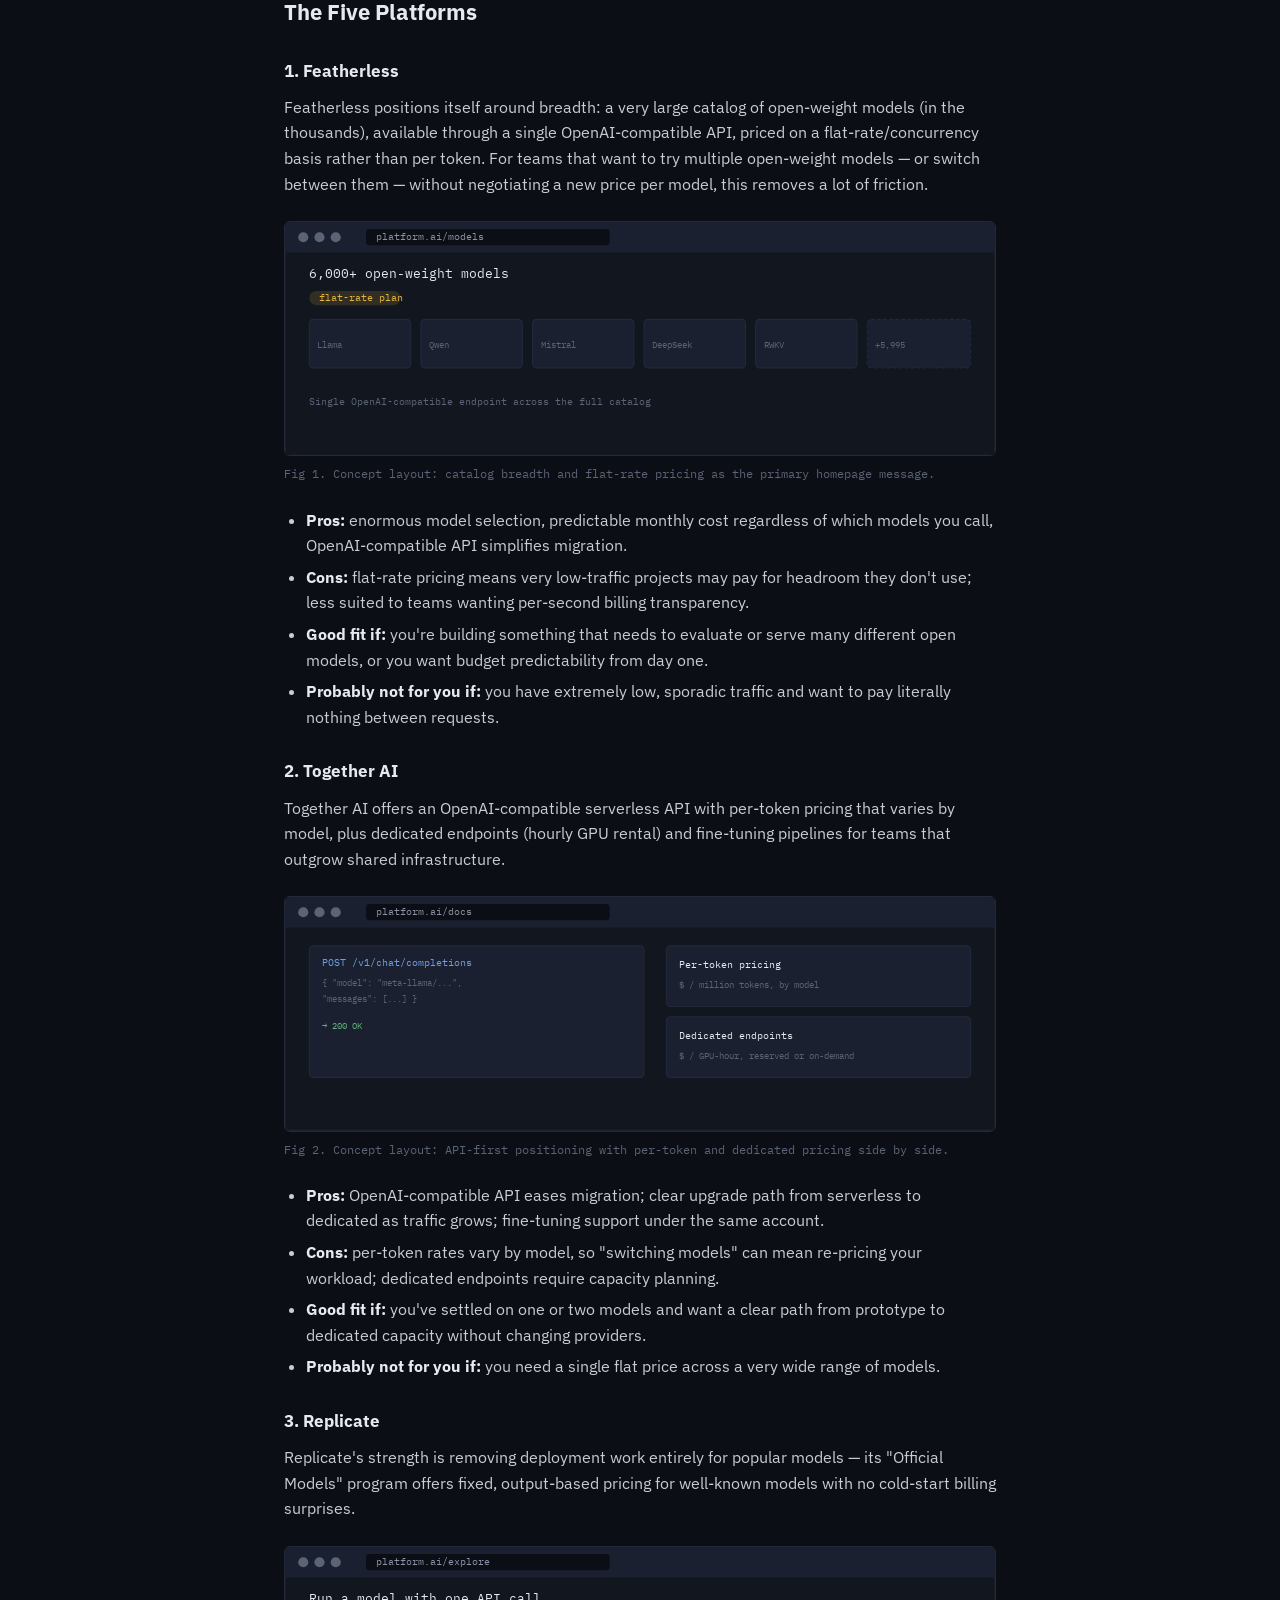
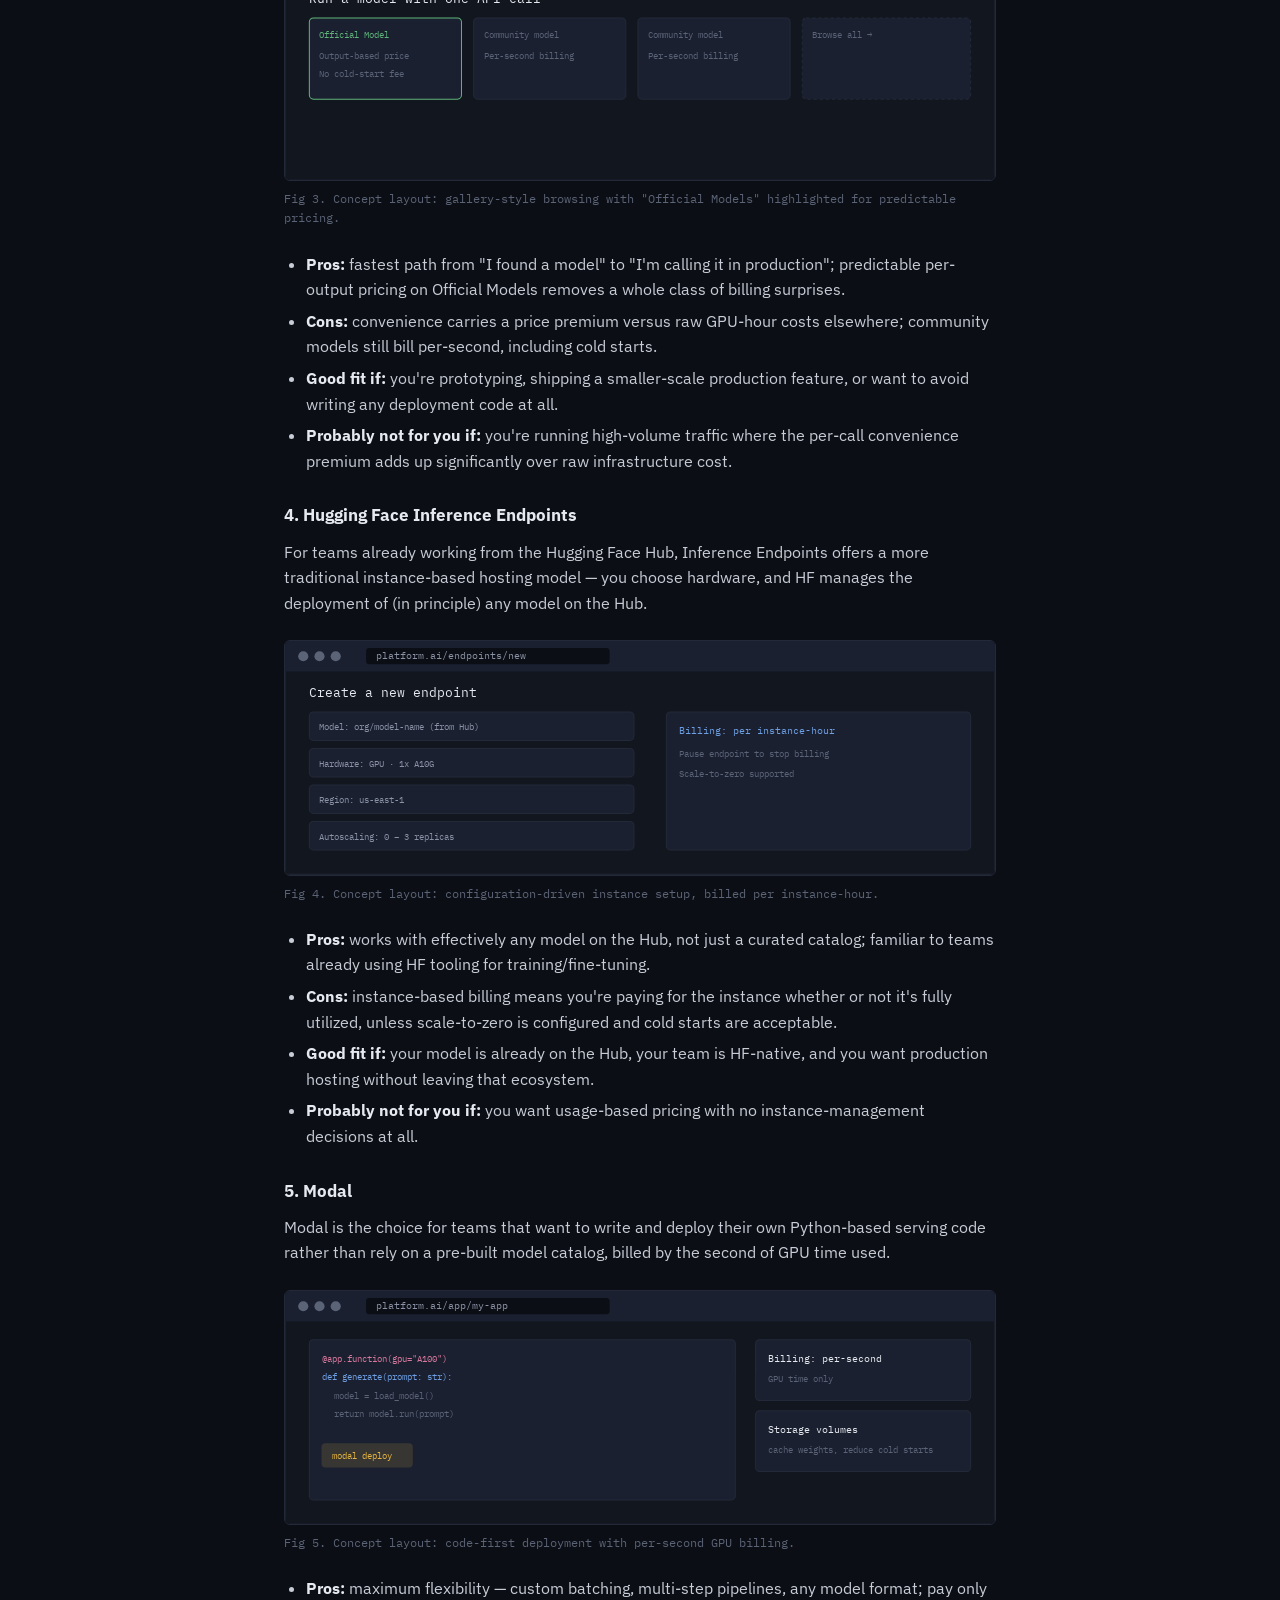
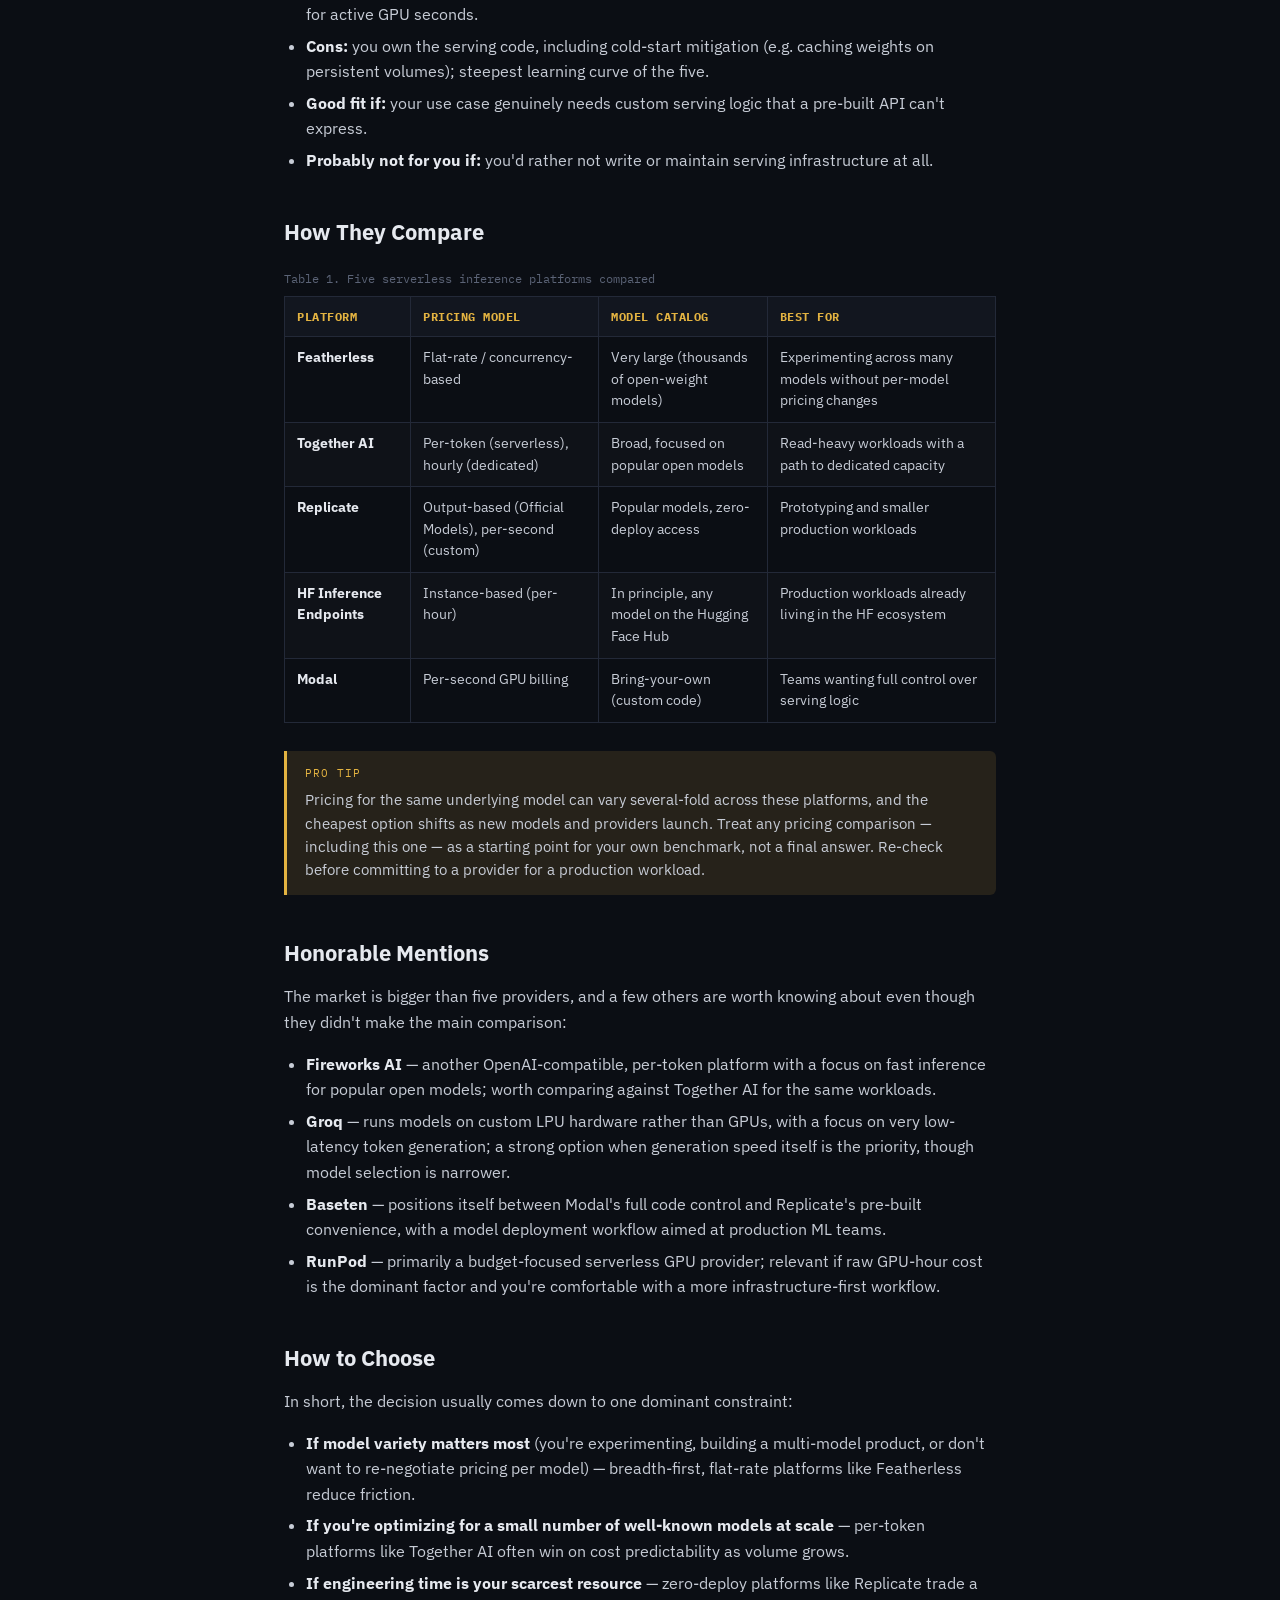
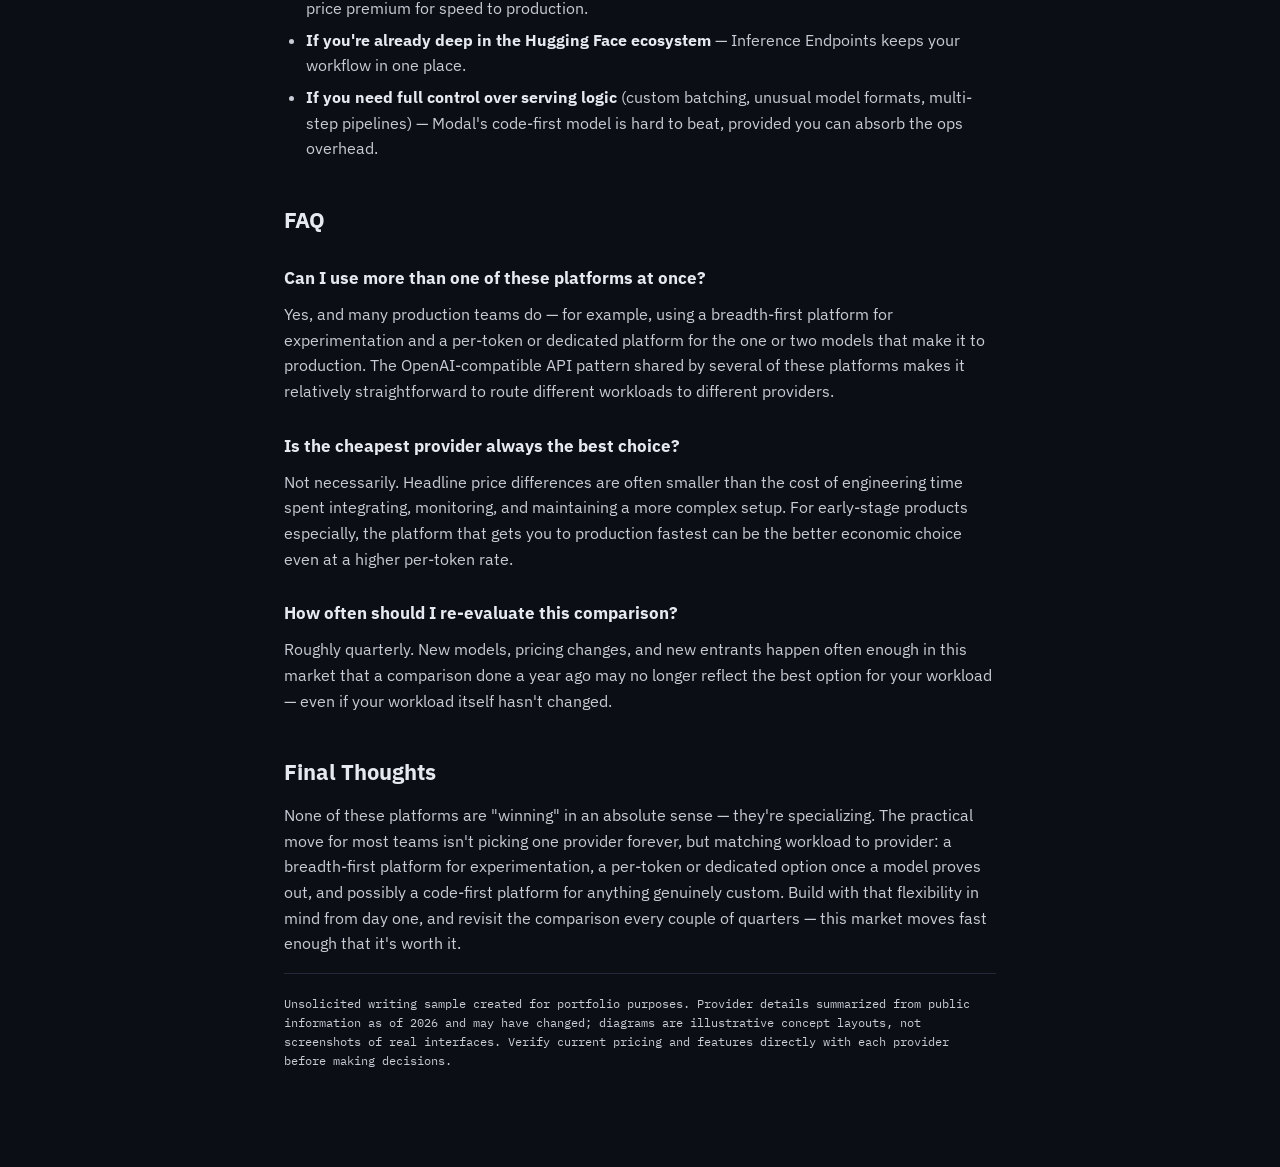
<file: content/blog/serverless-inference-platforms-2026.html>
<!DOCTYPE html>
<html lang="en">
<head>
  <meta charset="UTF-8" />
  <meta name="viewport" content="width=device-width, initial-scale=1.0" />
  <title>Serverless Inference Platforms Worth Watching in 2026 — Stephen Tiliki</title>
  <link href="https://fonts.googleapis.com/css2?family=IBM+Plex+Mono:wght@400;500;600&family=IBM+Plex+Sans:wght@400;500;600;700&display=swap" rel="stylesheet">
  <link rel="stylesheet" href="../../styles.css">
</head>
<body>
  <div class="doc-page">
    <a class="doc-back" href="../../index.html#samples">&larr; back to portfolio</a>
    <p class="doc-eyebrow">Comparison · Roundup</p>
    <h1>5 Serverless Inference Platforms Worth Watching in 2026</h1>
    <p class="doc-meta">~16 min read · Writing sample</p>

    <p>The serverless inference market has moved fast enough that a provider list from even a year ago is already out of date. If you're choosing where to run open-weight models in 2026, the short answer is: <strong>there's no single "best" platform — the right pick depends on whether you care most about model breadth, raw price, developer control, or zero cold starts</strong>, because the providers below have deliberately specialized rather than converged on one model.</p>

    <p>Here's a practical look at five platforms worth evaluating, what each is actually optimized for, where each one falls short, and how to think about choosing between them — plus a few more worth knowing about even if they didn't make the main five.</p>

    <div class="takeaways">
      <p class="callout-label">Key Takeaways</p>
      <ul>
        <li><strong>Featherless</strong> stands out for sheer model catalog breadth and flat-rate pricing — strong for teams that want to experiment across many open-weight models without re-budgeting per model.</li>
        <li><strong>Together AI</strong> offers an OpenAI-compatible API and per-token pricing that's competitive at moderate volumes, plus dedicated and fine-tuning options as you scale.</li>
        <li><strong>Replicate</strong> prioritizes zero-deployment-code access to popular models, with predictable output-based pricing on its "Official Models."</li>
        <li><strong>Hugging Face Inference Endpoints</strong> is the natural choice if your workflow already lives in the HF ecosystem and you want production-grade, instance-based hosting.</li>
        <li><strong>Modal</strong> suits teams that want full custom code control and are comfortable with per-second GPU billing in exchange for flexibility.</li>
        <li><strong>Pricing on the same model can spread several-fold across providers</strong> — always benchmark your actual workload, not headline rates.</li>
      </ul>
    </div>

    <h2>What "Serverless Inference" Actually Means Here</h2>
    <p>Every platform in this roundup removes the need to provision and manage your own GPU servers — you call an API (or deploy a function), and the platform handles loading the model, allocating GPU capacity, and scaling. Where they differ is <em>how much of the model catalog is pre-built for you</em>, <em>how pricing is structured</em>, and <em>how much custom code you can run</em>.</p>

    <h2>How We Evaluated These Platforms</h2>
    <p>Rather than rank by a single "best overall" score — which tends to hide the trade-offs that actually matter — each platform below is assessed against four criteria:</p>
    <ul>
      <li><strong>Model catalog breadth:</strong> how many open-weight models are available out of the box, and how quickly new releases get added.</li>
      <li><strong>Pricing predictability:</strong> how easy it is to forecast a monthly bill before you've sent a single request.</li>
      <li><strong>Developer control:</strong> how much you can customize the serving environment versus working within a fixed API.</li>
      <li><strong>Ecosystem fit:</strong> how well the platform integrates with tools and workflows teams are already using (Hugging Face, LangChain, OpenAI-compatible SDKs, etc).</li>
    </ul>
    <p>No platform scores highly on all four — and that's the point. The "best" platform is the one whose strengths line up with what your team actually needs most.</p>

    <h2>The Five Platforms</h2>

    <h3>1. Featherless</h3>
    <p>Featherless positions itself around breadth: a very large catalog of open-weight models (in the thousands), available through a single OpenAI-compatible API, priced on a flat-rate/concurrency basis rather than per token. For teams that want to try multiple open-weight models — or switch between them — without negotiating a new price per model, this removes a lot of friction.</p>

    <figure>
      <svg viewBox="0 0 700 230" xmlns="http://www.w3.org/2000/svg" role="img" aria-label="Concept diagram of a model-catalog homepage with flat-rate pricing badge">
        <rect width="700" height="230" fill="#12161F" stroke="#232938"/>
        <rect width="700" height="30" fill="#1A2030"/>
        <circle cx="18" cy="15" r="5" fill="#5B6376"/><circle cx="34" cy="15" r="5" fill="#5B6376"/><circle cx="50" cy="15" r="5" fill="#5B6376"/>
        <rect x="80" y="7" width="240" height="16" rx="3" fill="#0B0E14"/>
        <text x="90" y="18" font-family="IBM Plex Mono, monospace" font-size="10" fill="#8B92A5">platform.ai/models</text>
        <text x="24" y="55" font-family="IBM Plex Mono, monospace" font-size="13" fill="#E6E9EF">6,000+ open-weight models</text>
        <rect x="24" y="68" width="90" height="14" rx="7" fill="#E3B341" opacity="0.15"/>
        <text x="34" y="78" font-family="IBM Plex Mono, monospace" font-size="10" fill="#E3B341">flat-rate plan</text>
        <g font-family="IBM Plex Mono, monospace" font-size="9" fill="#5B6376">
          <rect x="24" y="96" width="100" height="48" rx="4" fill="#1A2030" stroke="#232938"/><text x="32" y="124">Llama</text>
          <rect x="134" y="96" width="100" height="48" rx="4" fill="#1A2030" stroke="#232938"/><text x="142" y="124">Qwen</text>
          <rect x="244" y="96" width="100" height="48" rx="4" fill="#1A2030" stroke="#232938"/><text x="252" y="124">Mistral</text>
          <rect x="354" y="96" width="100" height="48" rx="4" fill="#1A2030" stroke="#232938"/><text x="362" y="124">DeepSeek</text>
          <rect x="464" y="96" width="100" height="48" rx="4" fill="#1A2030" stroke="#232938"/><text x="472" y="124">RWKV</text>
          <rect x="574" y="96" width="102" height="48" rx="4" fill="#1A2030" stroke="#232938" stroke-dasharray="3 3"/><text x="582" y="124">+5,995</text>
        </g>
        <text x="24" y="180" font-family="IBM Plex Mono, monospace" font-size="10" fill="#5B6376">Single OpenAI-compatible endpoint across the full catalog</text>
      </svg>
      <figcaption>Fig 1. Concept layout: catalog breadth and flat-rate pricing as the primary homepage message.</figcaption>
    </figure>

    <ul>
      <li><strong>Pros:</strong> enormous model selection, predictable monthly cost regardless of which models you call, OpenAI-compatible API simplifies migration.</li>
      <li><strong>Cons:</strong> flat-rate pricing means very low-traffic projects may pay for headroom they don't use; less suited to teams wanting per-second billing transparency.</li>
      <li><strong>Good fit if:</strong> you're building something that needs to evaluate or serve many different open models, or you want budget predictability from day one.</li>
      <li><strong>Probably not for you if:</strong> you have extremely low, sporadic traffic and want to pay literally nothing between requests.</li>
    </ul>

    <h3>2. Together AI</h3>
    <p>Together AI offers an OpenAI-compatible serverless API with per-token pricing that varies by model, plus dedicated endpoints (hourly GPU rental) and fine-tuning pipelines for teams that outgrow shared infrastructure.</p>

    <figure>
      <svg viewBox="0 0 700 230" xmlns="http://www.w3.org/2000/svg" role="img" aria-label="Concept diagram of an API-first homepage with code sample and per-token pricing">
        <rect width="700" height="230" fill="#12161F" stroke="#232938"/>
        <rect width="700" height="30" fill="#1A2030"/>
        <circle cx="18" cy="15" r="5" fill="#5B6376"/><circle cx="34" cy="15" r="5" fill="#5B6376"/><circle cx="50" cy="15" r="5" fill="#5B6376"/>
        <rect x="80" y="7" width="240" height="16" rx="3" fill="#0B0E14"/>
        <text x="90" y="18" font-family="IBM Plex Mono, monospace" font-size="10" fill="#8B92A5">platform.ai/docs</text>
        <rect x="24" y="48" width="330" height="130" rx="4" fill="#1A2030" stroke="#232938"/>
        <text x="36" y="68" font-family="IBM Plex Mono, monospace" font-size="10" fill="#6E9FE3">POST /v1/chat/completions</text>
        <text x="36" y="88" font-family="IBM Plex Mono, monospace" font-size="9" fill="#5B6376">{ "model": "meta-llama/...",</text>
        <text x="36" y="104" font-family="IBM Plex Mono, monospace" font-size="9" fill="#5B6376">  "messages": [...] }</text>
        <text x="36" y="130" font-family="IBM Plex Mono, monospace" font-size="9" fill="#5FB378">→ 200 OK</text>
        <rect x="376" y="48" width="300" height="60" rx="4" fill="#1A2030" stroke="#232938"/>
        <text x="388" y="70" font-family="IBM Plex Mono, monospace" font-size="10" fill="#E6E9EF">Per-token pricing</text>
        <text x="388" y="90" font-family="IBM Plex Mono, monospace" font-size="9" fill="#5B6376">$ / million tokens, by model</text>
        <rect x="376" y="118" width="300" height="60" rx="4" fill="#1A2030" stroke="#232938"/>
        <text x="388" y="140" font-family="IBM Plex Mono, monospace" font-size="10" fill="#E6E9EF">Dedicated endpoints</text>
        <text x="388" y="160" font-family="IBM Plex Mono, monospace" font-size="9" fill="#5B6376">$ / GPU-hour, reserved or on-demand</text>
      </svg>
      <figcaption>Fig 2. Concept layout: API-first positioning with per-token and dedicated pricing side by side.</figcaption>
    </figure>

    <ul>
      <li><strong>Pros:</strong> OpenAI-compatible API eases migration; clear upgrade path from serverless to dedicated as traffic grows; fine-tuning support under the same account.</li>
      <li><strong>Cons:</strong> per-token rates vary by model, so "switching models" can mean re-pricing your workload; dedicated endpoints require capacity planning.</li>
      <li><strong>Good fit if:</strong> you've settled on one or two models and want a clear path from prototype to dedicated capacity without changing providers.</li>
      <li><strong>Probably not for you if:</strong> you need a single flat price across a very wide range of models.</li>
    </ul>

    <h3>3. Replicate</h3>
    <p>Replicate's strength is removing deployment work entirely for popular models — its "Official Models" program offers fixed, output-based pricing for well-known models with no cold-start billing surprises.</p>

    <figure>
      <svg viewBox="0 0 700 230" xmlns="http://www.w3.org/2000/svg" role="img" aria-label="Concept diagram of a model-gallery homepage with official models badge">
        <rect width="700" height="230" fill="#12161F" stroke="#232938"/>
        <rect width="700" height="30" fill="#1A2030"/>
        <circle cx="18" cy="15" r="5" fill="#5B6376"/><circle cx="34" cy="15" r="5" fill="#5B6376"/><circle cx="50" cy="15" r="5" fill="#5B6376"/>
        <rect x="80" y="7" width="240" height="16" rx="3" fill="#0B0E14"/>
        <text x="90" y="18" font-family="IBM Plex Mono, monospace" font-size="10" fill="#8B92A5">platform.ai/explore</text>
        <text x="24" y="55" font-family="IBM Plex Mono, monospace" font-size="13" fill="#E6E9EF">Run a model with one API call</text>
        <g font-family="IBM Plex Mono, monospace" font-size="9" fill="#5B6376">
          <rect x="24" y="70" width="150" height="80" rx="4" fill="#1A2030" stroke="#5FB378"/>
          <text x="34" y="90" fill="#5FB378">Official Model</text>
          <text x="34" y="110">Output-based price</text>
          <text x="34" y="128">No cold-start fee</text>

          <rect x="186" y="70" width="150" height="80" rx="4" fill="#1A2030" stroke="#232938"/>
          <text x="196" y="90">Community model</text>
          <text x="196" y="110">Per-second billing</text>

          <rect x="348" y="70" width="150" height="80" rx="4" fill="#1A2030" stroke="#232938"/>
          <text x="358" y="90">Community model</text>
          <text x="358" y="110">Per-second billing</text>

          <rect x="510" y="70" width="166" height="80" rx="4" fill="#1A2030" stroke="#232938" stroke-dasharray="3 3"/>
          <text x="520" y="90">Browse all →</text>
        </g>
      </svg>
      <figcaption>Fig 3. Concept layout: gallery-style browsing with "Official Models" highlighted for predictable pricing.</figcaption>
    </figure>

    <ul>
      <li><strong>Pros:</strong> fastest path from "I found a model" to "I'm calling it in production"; predictable per-output pricing on Official Models removes a whole class of billing surprises.</li>
      <li><strong>Cons:</strong> convenience carries a price premium versus raw GPU-hour costs elsewhere; community models still bill per-second, including cold starts.</li>
      <li><strong>Good fit if:</strong> you're prototyping, shipping a smaller-scale production feature, or want to avoid writing any deployment code at all.</li>
      <li><strong>Probably not for you if:</strong> you're running high-volume traffic where the per-call convenience premium adds up significantly over raw infrastructure cost.</li>
    </ul>

    <h3>4. Hugging Face Inference Endpoints</h3>
    <p>For teams already working from the Hugging Face Hub, Inference Endpoints offers a more traditional instance-based hosting model — you choose hardware, and HF manages the deployment of (in principle) any model on the Hub.</p>

    <figure>
      <svg viewBox="0 0 700 230" xmlns="http://www.w3.org/2000/svg" role="img" aria-label="Concept diagram of an instance configuration panel">
        <rect width="700" height="230" fill="#12161F" stroke="#232938"/>
        <rect width="700" height="30" fill="#1A2030"/>
        <circle cx="18" cy="15" r="5" fill="#5B6376"/><circle cx="34" cy="15" r="5" fill="#5B6376"/><circle cx="50" cy="15" r="5" fill="#5B6376"/>
        <rect x="80" y="7" width="240" height="16" rx="3" fill="#0B0E14"/>
        <text x="90" y="18" font-family="IBM Plex Mono, monospace" font-size="10" fill="#8B92A5">platform.ai/endpoints/new</text>
        <text x="24" y="55" font-family="IBM Plex Mono, monospace" font-size="13" fill="#E6E9EF">Create a new endpoint</text>
        <g font-family="IBM Plex Mono, monospace" font-size="9" fill="#8B92A5">
          <rect x="24" y="70" width="320" height="28" rx="4" fill="#1A2030" stroke="#232938"/><text x="34" y="88">Model: org/model-name (from Hub)</text>
          <rect x="24" y="106" width="320" height="28" rx="4" fill="#1A2030" stroke="#232938"/><text x="34" y="124">Hardware: GPU · 1x A10G</text>
          <rect x="24" y="142" width="320" height="28" rx="4" fill="#1A2030" stroke="#232938"/><text x="34" y="160">Region: us-east-1</text>
          <rect x="24" y="178" width="320" height="28" rx="4" fill="#1A2030" stroke="#232938"/><text x="34" y="196">Autoscaling: 0 – 3 replicas</text>
        </g>
        <rect x="376" y="70" width="300" height="136" rx="4" fill="#1A2030" stroke="#232938"/>
        <text x="388" y="92" font-family="IBM Plex Mono, monospace" font-size="10" fill="#6E9FE3">Billing: per instance-hour</text>
        <text x="388" y="114" font-family="IBM Plex Mono, monospace" font-size="9" fill="#5B6376">Pause endpoint to stop billing</text>
        <text x="388" y="134" font-family="IBM Plex Mono, monospace" font-size="9" fill="#5B6376">Scale-to-zero supported</text>
      </svg>
      <figcaption>Fig 4. Concept layout: configuration-driven instance setup, billed per instance-hour.</figcaption>
    </figure>

    <ul>
      <li><strong>Pros:</strong> works with effectively any model on the Hub, not just a curated catalog; familiar to teams already using HF tooling for training/fine-tuning.</li>
      <li><strong>Cons:</strong> instance-based billing means you're paying for the instance whether or not it's fully utilized, unless scale-to-zero is configured and cold starts are acceptable.</li>
      <li><strong>Good fit if:</strong> your model is already on the Hub, your team is HF-native, and you want production hosting without leaving that ecosystem.</li>
      <li><strong>Probably not for you if:</strong> you want usage-based pricing with no instance-management decisions at all.</li>
    </ul>

    <h3>5. Modal</h3>
    <p>Modal is the choice for teams that want to write and deploy their own Python-based serving code rather than rely on a pre-built model catalog, billed by the second of GPU time used.</p>

    <figure>
      <svg viewBox="0 0 700 230" xmlns="http://www.w3.org/2000/svg" role="img" aria-label="Concept diagram of a code editor with deploy action and per-second billing">
        <rect width="700" height="230" fill="#12161F" stroke="#232938"/>
        <rect width="700" height="30" fill="#1A2030"/>
        <circle cx="18" cy="15" r="5" fill="#5B6376"/><circle cx="34" cy="15" r="5" fill="#5B6376"/><circle cx="50" cy="15" r="5" fill="#5B6376"/>
        <rect x="80" y="7" width="240" height="16" rx="3" fill="#0B0E14"/>
        <text x="90" y="18" font-family="IBM Plex Mono, monospace" font-size="10" fill="#8B92A5">platform.ai/app/my-app</text>
        <rect x="24" y="48" width="420" height="158" rx="4" fill="#1A2030" stroke="#232938"/>
        <text x="36" y="70" font-family="IBM Plex Mono, monospace" font-size="9" fill="#D9789C">@app.function(gpu="A100")</text>
        <text x="36" y="88" font-family="IBM Plex Mono, monospace" font-size="9" fill="#6E9FE3">def generate(prompt: str):</text>
        <text x="48" y="106" font-family="IBM Plex Mono, monospace" font-size="9" fill="#5B6376">model = load_model()</text>
        <text x="48" y="124" font-family="IBM Plex Mono, monospace" font-size="9" fill="#5B6376">return model.run(prompt)</text>
        <rect x="36" y="150" width="90" height="24" rx="4" fill="#E3B341" opacity="0.15"/>
        <text x="46" y="166" font-family="IBM Plex Mono, monospace" font-size="9" fill="#E3B341">modal deploy</text>
        <rect x="464" y="48" width="212" height="60" rx="4" fill="#1A2030" stroke="#232938"/>
        <text x="476" y="70" font-family="IBM Plex Mono, monospace" font-size="10" fill="#E6E9EF">Billing: per-second</text>
        <text x="476" y="90" font-family="IBM Plex Mono, monospace" font-size="9" fill="#5B6376">GPU time only</text>
        <rect x="464" y="118" width="212" height="60" rx="4" fill="#1A2030" stroke="#232938"/>
        <text x="476" y="140" font-family="IBM Plex Mono, monospace" font-size="10" fill="#E6E9EF">Storage volumes</text>
        <text x="476" y="160" font-family="IBM Plex Mono, monospace" font-size="9" fill="#5B6376">cache weights, reduce cold starts</text>
      </svg>
      <figcaption>Fig 5. Concept layout: code-first deployment with per-second GPU billing.</figcaption>
    </figure>

    <ul>
      <li><strong>Pros:</strong> maximum flexibility — custom batching, multi-step pipelines, any model format; pay only for active GPU seconds.</li>
      <li><strong>Cons:</strong> you own the serving code, including cold-start mitigation (e.g. caching weights on persistent volumes); steepest learning curve of the five.</li>
      <li><strong>Good fit if:</strong> your use case genuinely needs custom serving logic that a pre-built API can't express.</li>
      <li><strong>Probably not for you if:</strong> you'd rather not write or maintain serving infrastructure at all.</li>
    </ul>

    <h2>How They Compare</h2>

    <table>
      <caption>Table 1. Five serverless inference platforms compared</caption>
      <thead>
        <tr>
          <th>Platform</th>
          <th>Pricing model</th>
          <th>Model catalog</th>
          <th>Best for</th>
        </tr>
      </thead>
      <tbody>
        <tr>
          <td><strong>Featherless</strong></td>
          <td>Flat-rate / concurrency-based</td>
          <td>Very large (thousands of open-weight models)</td>
          <td>Experimenting across many models without per-model pricing changes</td>
        </tr>
        <tr>
          <td><strong>Together AI</strong></td>
          <td>Per-token (serverless), hourly (dedicated)</td>
          <td>Broad, focused on popular open models</td>
          <td>Read-heavy workloads with a path to dedicated capacity</td>
        </tr>
        <tr>
          <td><strong>Replicate</strong></td>
          <td>Output-based (Official Models), per-second (custom)</td>
          <td>Popular models, zero-deploy access</td>
          <td>Prototyping and smaller production workloads</td>
        </tr>
        <tr>
          <td><strong>HF Inference Endpoints</strong></td>
          <td>Instance-based (per-hour)</td>
          <td>In principle, any model on the Hugging Face Hub</td>
          <td>Production workloads already living in the HF ecosystem</td>
        </tr>
        <tr>
          <td><strong>Modal</strong></td>
          <td>Per-second GPU billing</td>
          <td>Bring-your-own (custom code)</td>
          <td>Teams wanting full control over serving logic</td>
        </tr>
      </tbody>
    </table>

    <div class="callout">
      <p class="callout-label">Pro tip</p>
      <p>Pricing for the same underlying model can vary several-fold across these platforms, and the cheapest option shifts as new models and providers launch. Treat any pricing comparison — including this one — as a starting point for your own benchmark, not a final answer. Re-check before committing to a provider for a production workload.</p>
    </div>

    <h2>Honorable Mentions</h2>
    <p>The market is bigger than five providers, and a few others are worth knowing about even though they didn't make the main comparison:</p>
    <ul>
      <li><strong>Fireworks AI</strong> — another OpenAI-compatible, per-token platform with a focus on fast inference for popular open models; worth comparing against Together AI for the same workloads.</li>
      <li><strong>Groq</strong> — runs models on custom LPU hardware rather than GPUs, with a focus on very low-latency token generation; a strong option when generation speed itself is the priority, though model selection is narrower.</li>
      <li><strong>Baseten</strong> — positions itself between Modal's full code control and Replicate's pre-built convenience, with a model deployment workflow aimed at production ML teams.</li>
      <li><strong>RunPod</strong> — primarily a budget-focused serverless GPU provider; relevant if raw GPU-hour cost is the dominant factor and you're comfortable with a more infrastructure-first workflow.</li>
    </ul>

    <h2>How to Choose</h2>
    <p>In short, the decision usually comes down to one dominant constraint:</p>
    <ul>
      <li><strong>If model variety matters most</strong> (you're experimenting, building a multi-model product, or don't want to re-negotiate pricing per model) — breadth-first, flat-rate platforms like Featherless reduce friction.</li>
      <li><strong>If you're optimizing for a small number of well-known models at scale</strong> — per-token platforms like Together AI often win on cost predictability as volume grows.</li>
      <li><strong>If engineering time is your scarcest resource</strong> — zero-deploy platforms like Replicate trade a price premium for speed to production.</li>
      <li><strong>If you're already deep in the Hugging Face ecosystem</strong> — Inference Endpoints keeps your workflow in one place.</li>
      <li><strong>If you need full control over serving logic</strong> (custom batching, unusual model formats, multi-step pipelines) — Modal's code-first model is hard to beat, provided you can absorb the ops overhead.</li>
    </ul>

    <h2>FAQ</h2>
    <h3>Can I use more than one of these platforms at once?</h3>
    <p>Yes, and many production teams do — for example, using a breadth-first platform for experimentation and a per-token or dedicated platform for the one or two models that make it to production. The OpenAI-compatible API pattern shared by several of these platforms makes it relatively straightforward to route different workloads to different providers.</p>

    <h3>Is the cheapest provider always the best choice?</h3>
    <p>Not necessarily. Headline price differences are often smaller than the cost of engineering time spent integrating, monitoring, and maintaining a more complex setup. For early-stage products especially, the platform that gets you to production fastest can be the better economic choice even at a higher per-token rate.</p>

    <h3>How often should I re-evaluate this comparison?</h3>
    <p>Roughly quarterly. New models, pricing changes, and new entrants happen often enough in this market that a comparison done a year ago may no longer reflect the best option for your workload — even if your workload itself hasn't changed.</p>

    <h2>Final Thoughts</h2>
    <p>None of these platforms are "winning" in an absolute sense — they're specializing. The practical move for most teams isn't picking one provider forever, but matching workload to provider: a breadth-first platform for experimentation, a per-token or dedicated option once a model proves out, and possibly a code-first platform for anything genuinely custom. Build with that flexibility in mind from day one, and revisit the comparison every couple of quarters — this market moves fast enough that it's worth it.</p>

    <p class="spec-note">Unsolicited writing sample created for portfolio purposes. Provider details summarized from public information as of 2026 and may have changed; diagrams are illustrative concept layouts, not screenshots of real interfaces. Verify current pricing and features directly with each provider before making decisions.</p>
  </div>
</body>
</html>
</file>
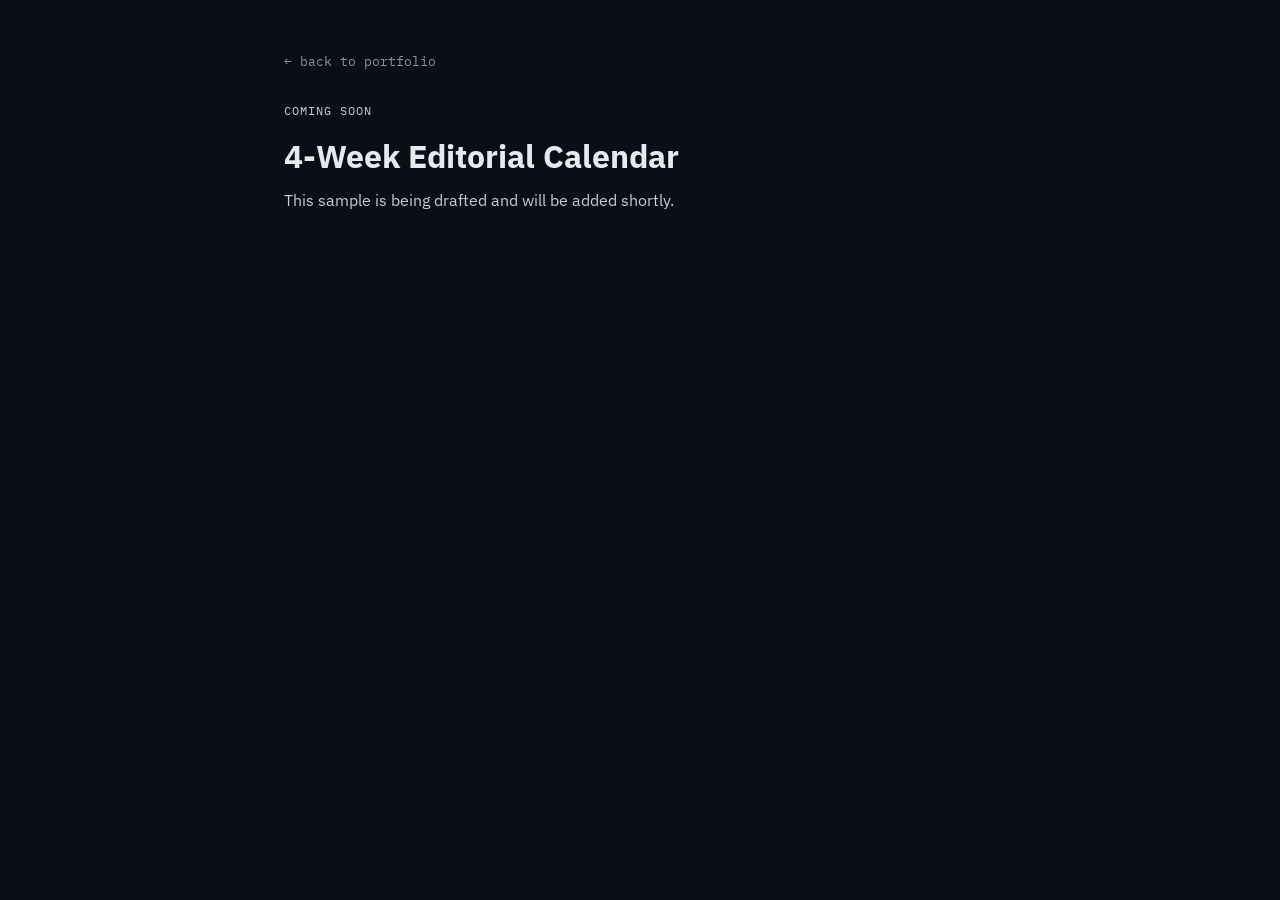
<file: content/calendars/editorial-calendar-4-week.html>
<!DOCTYPE html>
<html lang="en">
<head>
  <meta charset="UTF-8" />
  <meta name="viewport" content="width=device-width, initial-scale=1.0" />
  <title>4-Week Editorial Calendar — Stephen Tiliki</title>
  <link href="https://fonts.googleapis.com/css2?family=IBM+Plex+Mono:wght@400;500;600&family=IBM+Plex+Sans:wght@400;500;600;700&display=swap" rel="stylesheet">
  <link rel="stylesheet" href="../../styles.css">
</head>
<body>
  <div class="doc-page">
    <a class="doc-back" href="../../index.html">&larr; back to portfolio</a>
    <p class="doc-eyebrow">Coming soon</p>
    <h1>4-Week Editorial Calendar</h1>
    <p>This sample is being drafted and will be added shortly.</p>
  </div>
</body>
</html>
</file>
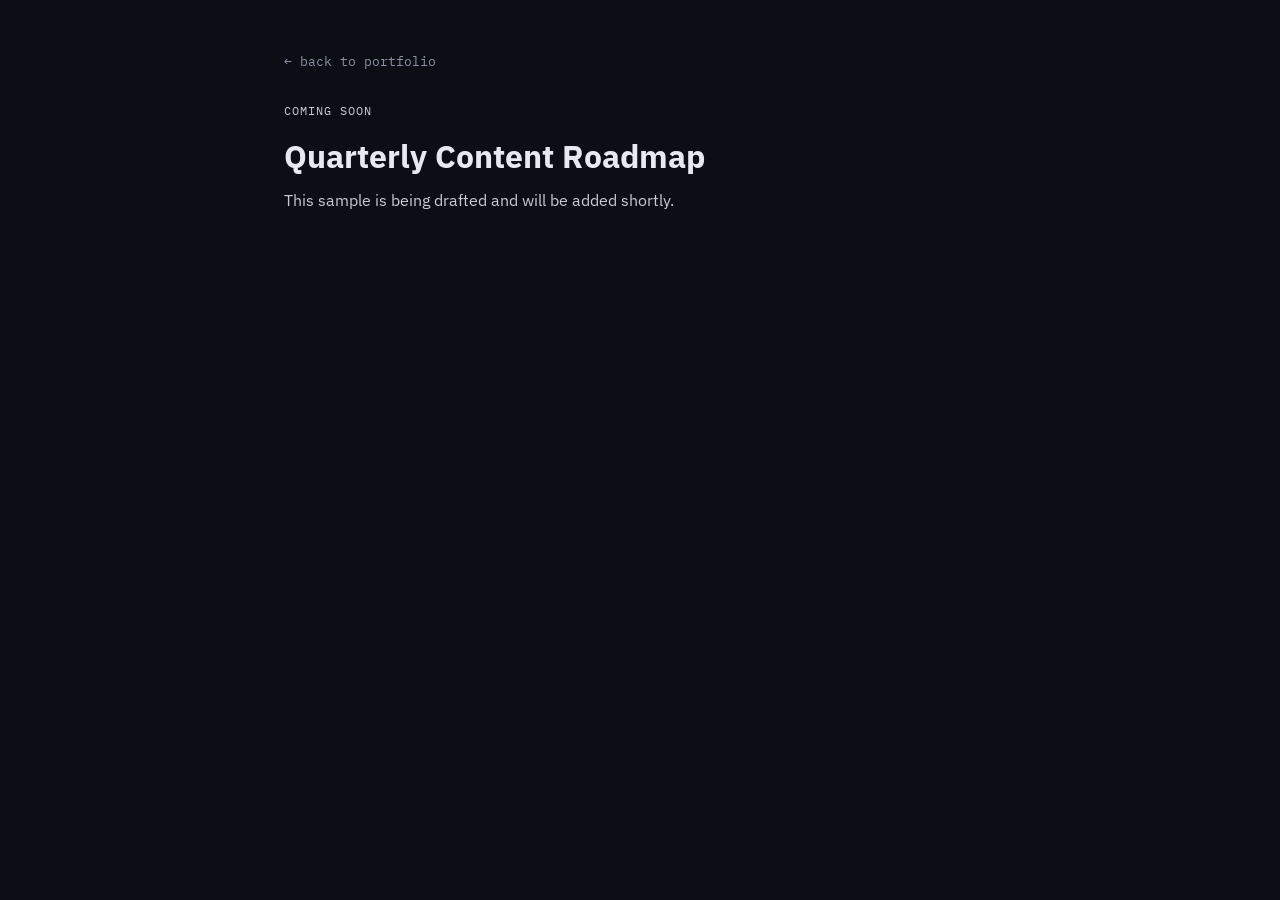
<file: content/calendars/quarterly-roadmap.html>
<!DOCTYPE html>
<html lang="en">
<head>
  <meta charset="UTF-8" />
  <meta name="viewport" content="width=device-width, initial-scale=1.0" />
  <title>Quarterly Content Roadmap — Stephen Tiliki</title>
  <link href="https://fonts.googleapis.com/css2?family=IBM+Plex+Mono:wght@400;500;600&family=IBM+Plex+Sans:wght@400;500;600;700&display=swap" rel="stylesheet">
  <link rel="stylesheet" href="../../styles.css">
</head>
<body>
  <div class="doc-page">
    <a class="doc-back" href="../../index.html">&larr; back to portfolio</a>
    <p class="doc-eyebrow">Coming soon</p>
    <h1>Quarterly Content Roadmap</h1>
    <p>This sample is being drafted and will be added shortly.</p>
  </div>
</body>
</html>
</file>
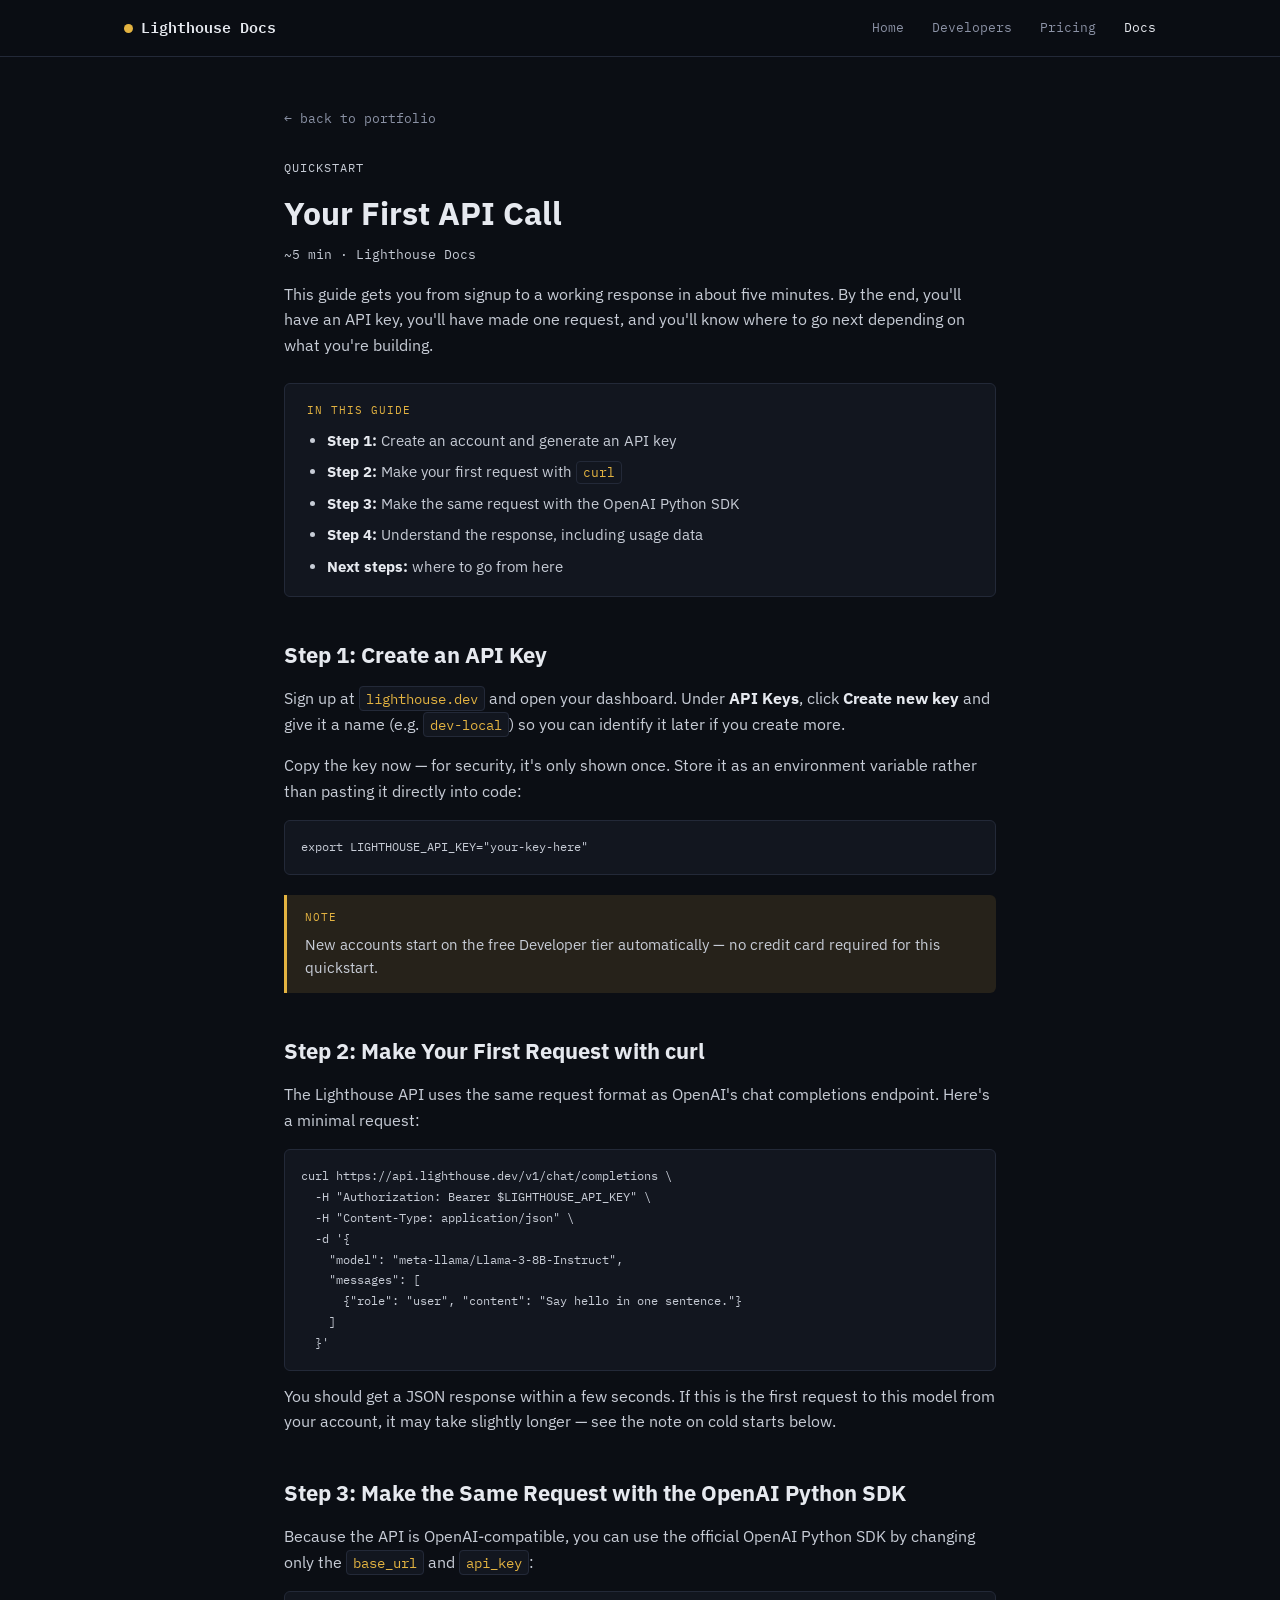
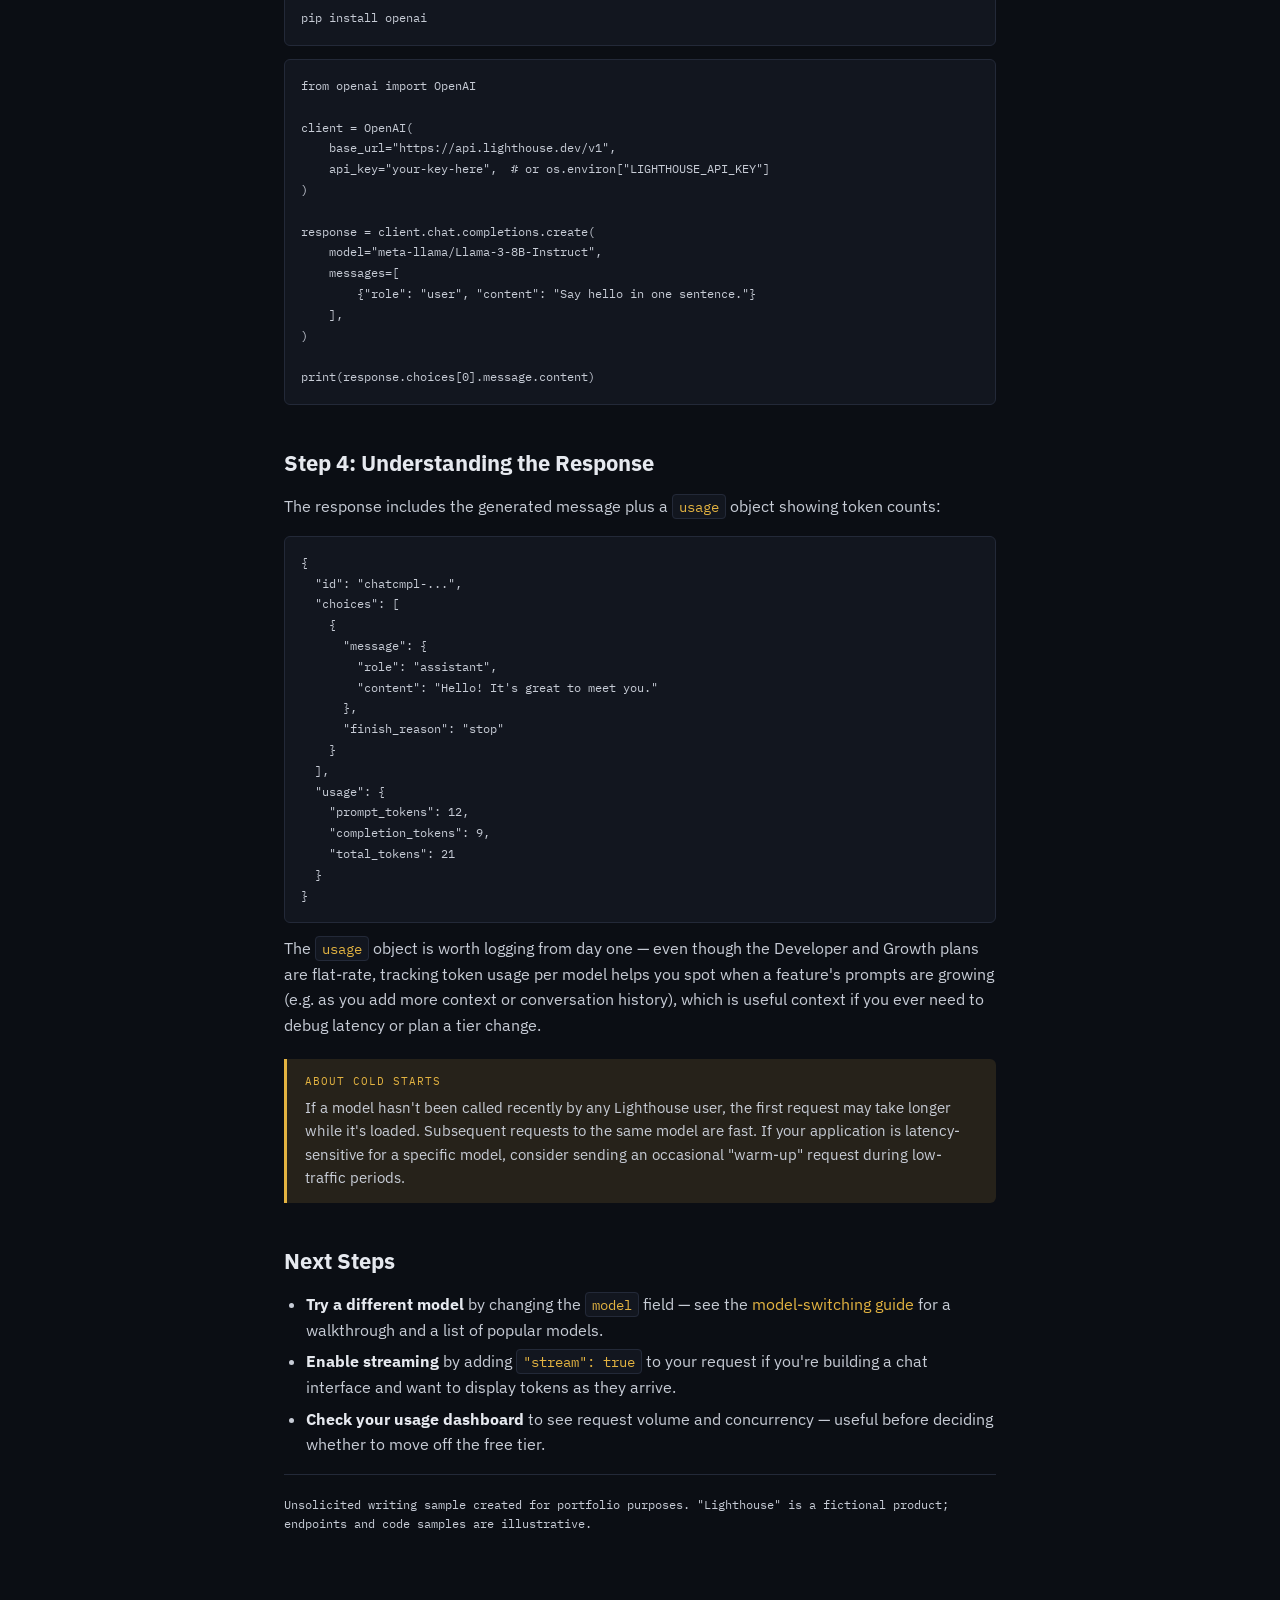
<file: content/docs/quickstart-api-call.html>
<!DOCTYPE html>
<html lang="en">
<head>
  <meta charset="UTF-8" />
  <meta name="viewport" content="width=device-width, initial-scale=1.0" />
  <title>Quickstart: Your First API Call — Lighthouse Docs</title>
  <link href="https://fonts.googleapis.com/css2?family=IBM+Plex+Mono:wght@400;500;600&family=IBM+Plex+Sans:wght@400;500;600;700&display=swap" rel="stylesheet">
  <link rel="stylesheet" href="../../styles.css">
</head>
<body>

  <header class="lp-topbar">
    <div class="lp-topbar-inner">
      <span class="lp-logo"><span class="dot"></span> Lighthouse Docs</span>
      <nav class="lp-nav">
        <a href="../landing/homepage.html">Home</a>
        <a href="../landing/developer-api.html">Developers</a>
        <a href="../landing/pricing.html">Pricing</a>
        <a href="quickstart-api-call.html" class="current">Docs</a>
      </nav>
    </div>
  </header>

  <div class="doc-page">
    <a class="doc-back" href="../../index.html#samples">&larr; back to portfolio</a>
    <p class="doc-eyebrow">Quickstart</p>
    <h1>Your First API Call</h1>
    <p class="doc-meta">~5 min · Lighthouse Docs</p>

    <p>This guide gets you from signup to a working response in about five minutes. By the end, you'll have an API key, you'll have made one request, and you'll know where to go next depending on what you're building.</p>

    <div class="takeaways">
      <p class="callout-label">In this guide</p>
      <ul>
        <li><strong>Step 1:</strong> Create an account and generate an API key</li>
        <li><strong>Step 2:</strong> Make your first request with <code>curl</code></li>
        <li><strong>Step 3:</strong> Make the same request with the OpenAI Python SDK</li>
        <li><strong>Step 4:</strong> Understand the response, including usage data</li>
        <li><strong>Next steps:</strong> where to go from here</li>
      </ul>
    </div>

    <h2>Step 1: Create an API Key</h2>
    <p>Sign up at <code>lighthouse.dev</code> and open your dashboard. Under <strong>API Keys</strong>, click <strong>Create new key</strong> and give it a name (e.g. <code>dev-local</code>) so you can identify it later if you create more.</p>
    <p>Copy the key now — for security, it's only shown once. Store it as an environment variable rather than pasting it directly into code:</p>
    <pre><code>export LIGHTHOUSE_API_KEY="your-key-here"</code></pre>

    <div class="callout">
      <p class="callout-label">Note</p>
      <p>New accounts start on the free Developer tier automatically — no credit card required for this quickstart.</p>
    </div>

    <h2>Step 2: Make Your First Request with curl</h2>
    <p>The Lighthouse API uses the same request format as OpenAI's chat completions endpoint. Here's a minimal request:</p>
    <pre><code>curl https://api.lighthouse.dev/v1/chat/completions \
  -H "Authorization: Bearer $LIGHTHOUSE_API_KEY" \
  -H "Content-Type: application/json" \
  -d '{
    "model": "meta-llama/Llama-3-8B-Instruct",
    "messages": [
      {"role": "user", "content": "Say hello in one sentence."}
    ]
  }'</code></pre>

    <p>You should get a JSON response within a few seconds. If this is the first request to this model from your account, it may take slightly longer — see the note on cold starts below.</p>

    <h2>Step 3: Make the Same Request with the OpenAI Python SDK</h2>
    <p>Because the API is OpenAI-compatible, you can use the official OpenAI Python SDK by changing only the <code>base_url</code> and <code>api_key</code>:</p>
    <pre><code>pip install openai</code></pre>
    <pre><code>from openai import OpenAI

client = OpenAI(
    base_url="https://api.lighthouse.dev/v1",
    api_key="your-key-here",  # or os.environ["LIGHTHOUSE_API_KEY"]
)

response = client.chat.completions.create(
    model="meta-llama/Llama-3-8B-Instruct",
    messages=[
        {"role": "user", "content": "Say hello in one sentence."}
    ],
)

print(response.choices[0].message.content)</code></pre>

    <h2>Step 4: Understanding the Response</h2>
    <p>The response includes the generated message plus a <code>usage</code> object showing token counts:</p>
    <pre><code>{
  "id": "chatcmpl-...",
  "choices": [
    {
      "message": {
        "role": "assistant",
        "content": "Hello! It's great to meet you."
      },
      "finish_reason": "stop"
    }
  ],
  "usage": {
    "prompt_tokens": 12,
    "completion_tokens": 9,
    "total_tokens": 21
  }
}</code></pre>
    <p>The <code>usage</code> object is worth logging from day one — even though the Developer and Growth plans are flat-rate, tracking token usage per model helps you spot when a feature's prompts are growing (e.g. as you add more context or conversation history), which is useful context if you ever need to debug latency or plan a tier change.</p>

    <div class="callout">
      <p class="callout-label">About cold starts</p>
      <p>If a model hasn't been called recently by any Lighthouse user, the first request may take longer while it's loaded. Subsequent requests to the same model are fast. If your application is latency-sensitive for a specific model, consider sending an occasional "warm-up" request during low-traffic periods.</p>
    </div>

    <h2>Next Steps</h2>
    <ul>
      <li><strong>Try a different model</strong> by changing the <code>model</code> field — see the <a href="switching-models-guide.html">model-switching guide</a> for a walkthrough and a list of popular models.</li>
      <li><strong>Enable streaming</strong> by adding <code>"stream": true</code> to your request if you're building a chat interface and want to display tokens as they arrive.</li>
      <li><strong>Check your usage dashboard</strong> to see request volume and concurrency — useful before deciding whether to move off the free tier.</li>
    </ul>

    <p class="spec-note">Unsolicited writing sample created for portfolio purposes. "Lighthouse" is a fictional product; endpoints and code samples are illustrative.</p>
  </div>

</body>
</html>
</file>
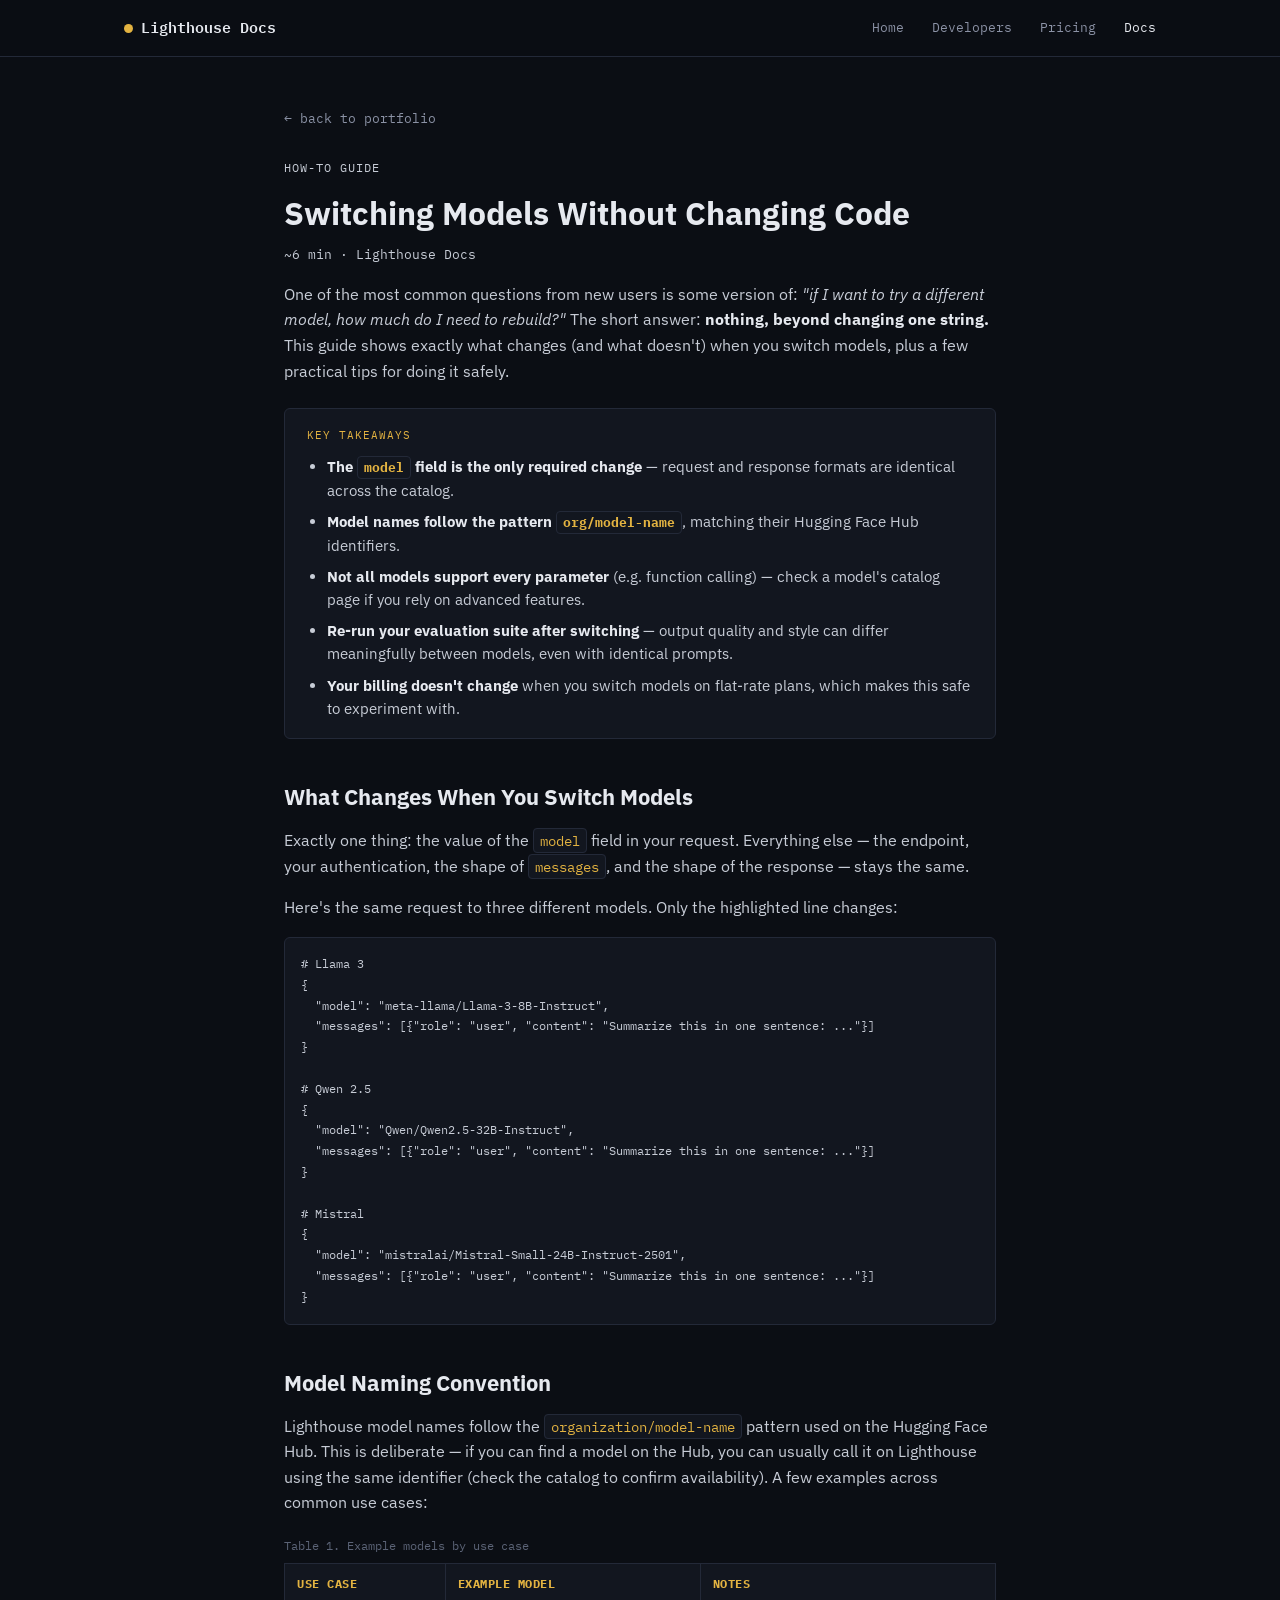
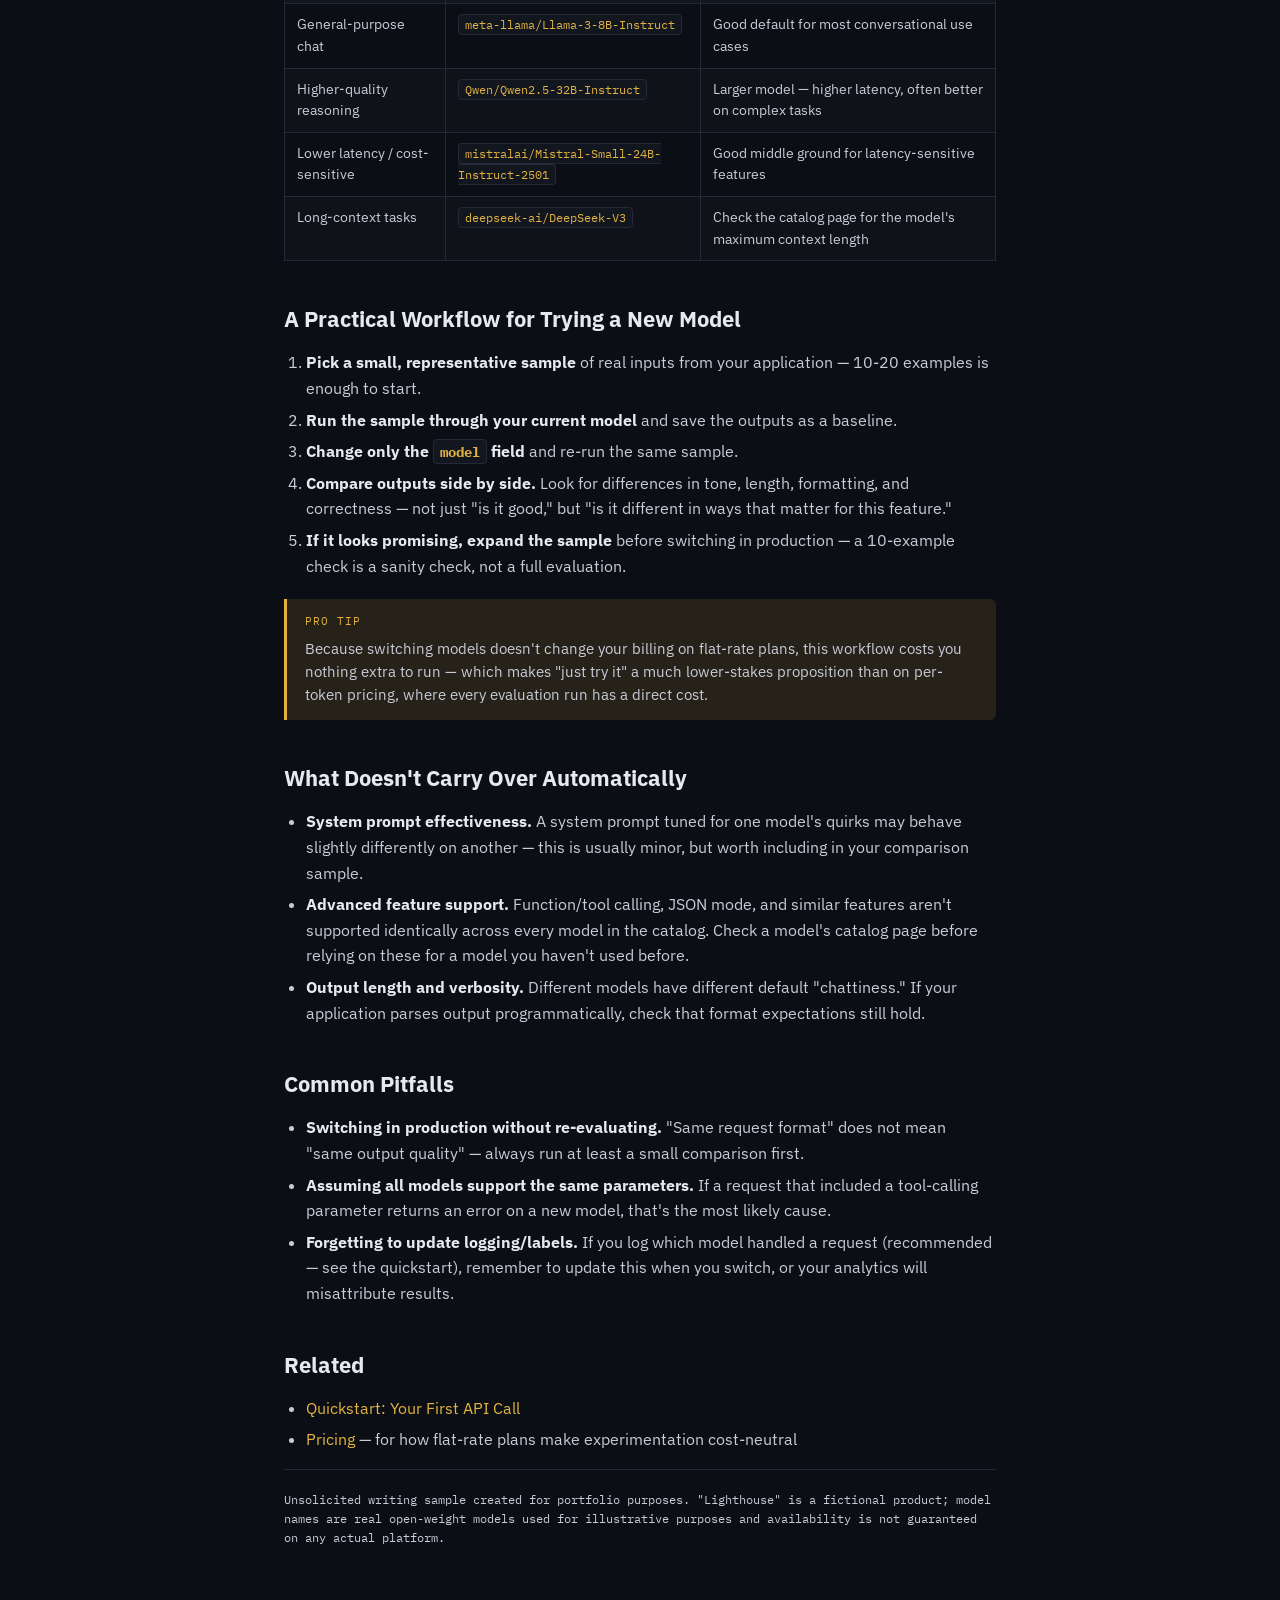
<file: content/docs/switching-models-guide.html>
<!DOCTYPE html>
<html lang="en">
<head>
  <meta charset="UTF-8" />
  <meta name="viewport" content="width=device-width, initial-scale=1.0" />
  <title>Switching Models Without Changing Code — Lighthouse Docs</title>
  <link href="https://fonts.googleapis.com/css2?family=IBM+Plex+Mono:wght@400;500;600&family=IBM+Plex+Sans:wght@400;500;600;700&display=swap" rel="stylesheet">
  <link rel="stylesheet" href="../../styles.css">
</head>
<body>

  <header class="lp-topbar">
    <div class="lp-topbar-inner">
      <span class="lp-logo"><span class="dot"></span> Lighthouse Docs</span>
      <nav class="lp-nav">
        <a href="../landing/homepage.html">Home</a>
        <a href="../landing/developer-api.html">Developers</a>
        <a href="../landing/pricing.html">Pricing</a>
        <a href="quickstart-api-call.html" class="current">Docs</a>
      </nav>
    </div>
  </header>

  <div class="doc-page">
    <a class="doc-back" href="../../index.html#samples">&larr; back to portfolio</a>
    <p class="doc-eyebrow">How-to guide</p>
    <h1>Switching Models Without Changing Code</h1>
    <p class="doc-meta">~6 min · Lighthouse Docs</p>

    <p>One of the most common questions from new users is some version of: <em>"if I want to try a different model, how much do I need to rebuild?"</em> The short answer: <strong>nothing, beyond changing one string.</strong> This guide shows exactly what changes (and what doesn't) when you switch models, plus a few practical tips for doing it safely.</p>

    <div class="takeaways">
      <p class="callout-label">Key Takeaways</p>
      <ul>
        <li><strong>The <code>model</code> field is the only required change</strong> — request and response formats are identical across the catalog.</li>
        <li><strong>Model names follow the pattern <code>org/model-name</code></strong>, matching their Hugging Face Hub identifiers.</li>
        <li><strong>Not all models support every parameter</strong> (e.g. function calling) — check a model's catalog page if you rely on advanced features.</li>
        <li><strong>Re-run your evaluation suite after switching</strong> — output quality and style can differ meaningfully between models, even with identical prompts.</li>
        <li><strong>Your billing doesn't change</strong> when you switch models on flat-rate plans, which makes this safe to experiment with.</li>
      </ul>
    </div>

    <h2>What Changes When You Switch Models</h2>
    <p>Exactly one thing: the value of the <code>model</code> field in your request. Everything else — the endpoint, your authentication, the shape of <code>messages</code>, and the shape of the response — stays the same.</p>

    <p>Here's the same request to three different models. Only the highlighted line changes:</p>

    <pre><code># Llama 3
{
  "model": "meta-llama/Llama-3-8B-Instruct",
  "messages": [{"role": "user", "content": "Summarize this in one sentence: ..."}]
}

# Qwen 2.5
{
  "model": "Qwen/Qwen2.5-32B-Instruct",
  "messages": [{"role": "user", "content": "Summarize this in one sentence: ..."}]
}

# Mistral
{
  "model": "mistralai/Mistral-Small-24B-Instruct-2501",
  "messages": [{"role": "user", "content": "Summarize this in one sentence: ..."}]
}</code></pre>

    <h2>Model Naming Convention</h2>
    <p>Lighthouse model names follow the <code>organization/model-name</code> pattern used on the Hugging Face Hub. This is deliberate — if you can find a model on the Hub, you can usually call it on Lighthouse using the same identifier (check the catalog to confirm availability). A few examples across common use cases:</p>

    <table>
      <caption>Table 1. Example models by use case</caption>
      <thead>
        <tr>
          <th>Use case</th>
          <th>Example model</th>
          <th>Notes</th>
        </tr>
      </thead>
      <tbody>
        <tr>
          <td>General-purpose chat</td>
          <td><code>meta-llama/Llama-3-8B-Instruct</code></td>
          <td>Good default for most conversational use cases</td>
        </tr>
        <tr>
          <td>Higher-quality reasoning</td>
          <td><code>Qwen/Qwen2.5-32B-Instruct</code></td>
          <td>Larger model — higher latency, often better on complex tasks</td>
        </tr>
        <tr>
          <td>Lower latency / cost-sensitive</td>
          <td><code>mistralai/Mistral-Small-24B-Instruct-2501</code></td>
          <td>Good middle ground for latency-sensitive features</td>
        </tr>
        <tr>
          <td>Long-context tasks</td>
          <td><code>deepseek-ai/DeepSeek-V3</code></td>
          <td>Check the catalog page for the model's maximum context length</td>
        </tr>
      </tbody>
    </table>

    <h2>A Practical Workflow for Trying a New Model</h2>
    <ol>
      <li><strong>Pick a small, representative sample</strong> of real inputs from your application — 10-20 examples is enough to start.</li>
      <li><strong>Run the sample through your current model</strong> and save the outputs as a baseline.</li>
      <li><strong>Change only the <code>model</code> field</strong> and re-run the same sample.</li>
      <li><strong>Compare outputs side by side.</strong> Look for differences in tone, length, formatting, and correctness — not just "is it good," but "is it different in ways that matter for this feature."</li>
      <li><strong>If it looks promising, expand the sample</strong> before switching in production — a 10-example check is a sanity check, not a full evaluation.</li>
    </ol>

    <div class="callout">
      <p class="callout-label">Pro tip</p>
      <p>Because switching models doesn't change your billing on flat-rate plans, this workflow costs you nothing extra to run — which makes "just try it" a much lower-stakes proposition than on per-token pricing, where every evaluation run has a direct cost.</p>
    </div>

    <h2>What Doesn't Carry Over Automatically</h2>
    <ul>
      <li><strong>System prompt effectiveness.</strong> A system prompt tuned for one model's quirks may behave slightly differently on another — this is usually minor, but worth including in your comparison sample.</li>
      <li><strong>Advanced feature support.</strong> Function/tool calling, JSON mode, and similar features aren't supported identically across every model in the catalog. Check a model's catalog page before relying on these for a model you haven't used before.</li>
      <li><strong>Output length and verbosity.</strong> Different models have different default "chattiness." If your application parses output programmatically, check that format expectations still hold.</li>
    </ul>

    <h2>Common Pitfalls</h2>
    <ul>
      <li><strong>Switching in production without re-evaluating.</strong> "Same request format" does not mean "same output quality" — always run at least a small comparison first.</li>
      <li><strong>Assuming all models support the same parameters.</strong> If a request that included a tool-calling parameter returns an error on a new model, that's the most likely cause.</li>
      <li><strong>Forgetting to update logging/labels.</strong> If you log which model handled a request (recommended — see the quickstart), remember to update this when you switch, or your analytics will misattribute results.</li>
    </ul>

    <h2>Related</h2>
    <ul>
      <li><a href="quickstart-api-call.html">Quickstart: Your First API Call</a></li>
      <li><a href="../landing/pricing.html">Pricing</a> — for how flat-rate plans make experimentation cost-neutral</li>
    </ul>

    <p class="spec-note">Unsolicited writing sample created for portfolio purposes. "Lighthouse" is a fictional product; model names are real open-weight models used for illustrative purposes and availability is not guaranteed on any actual platform.</p>
  </div>

</body>
</html>
</file>
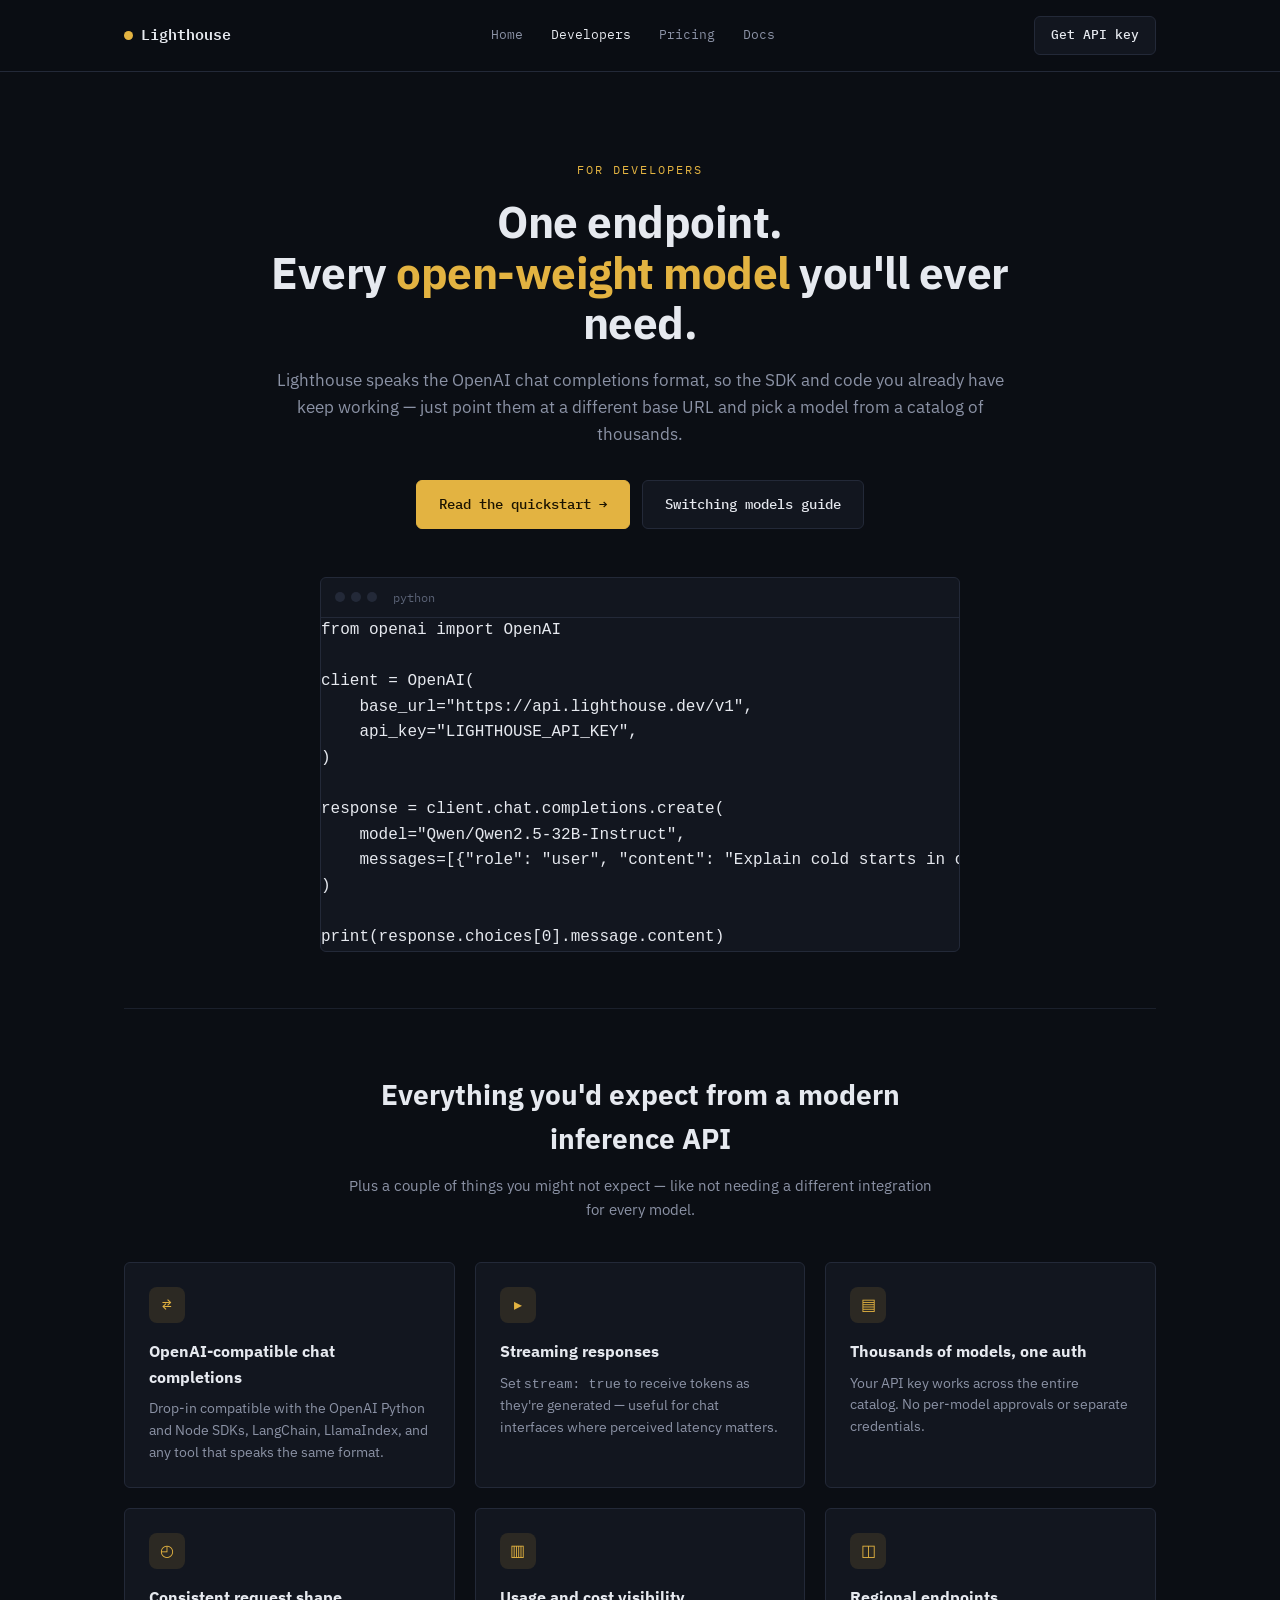
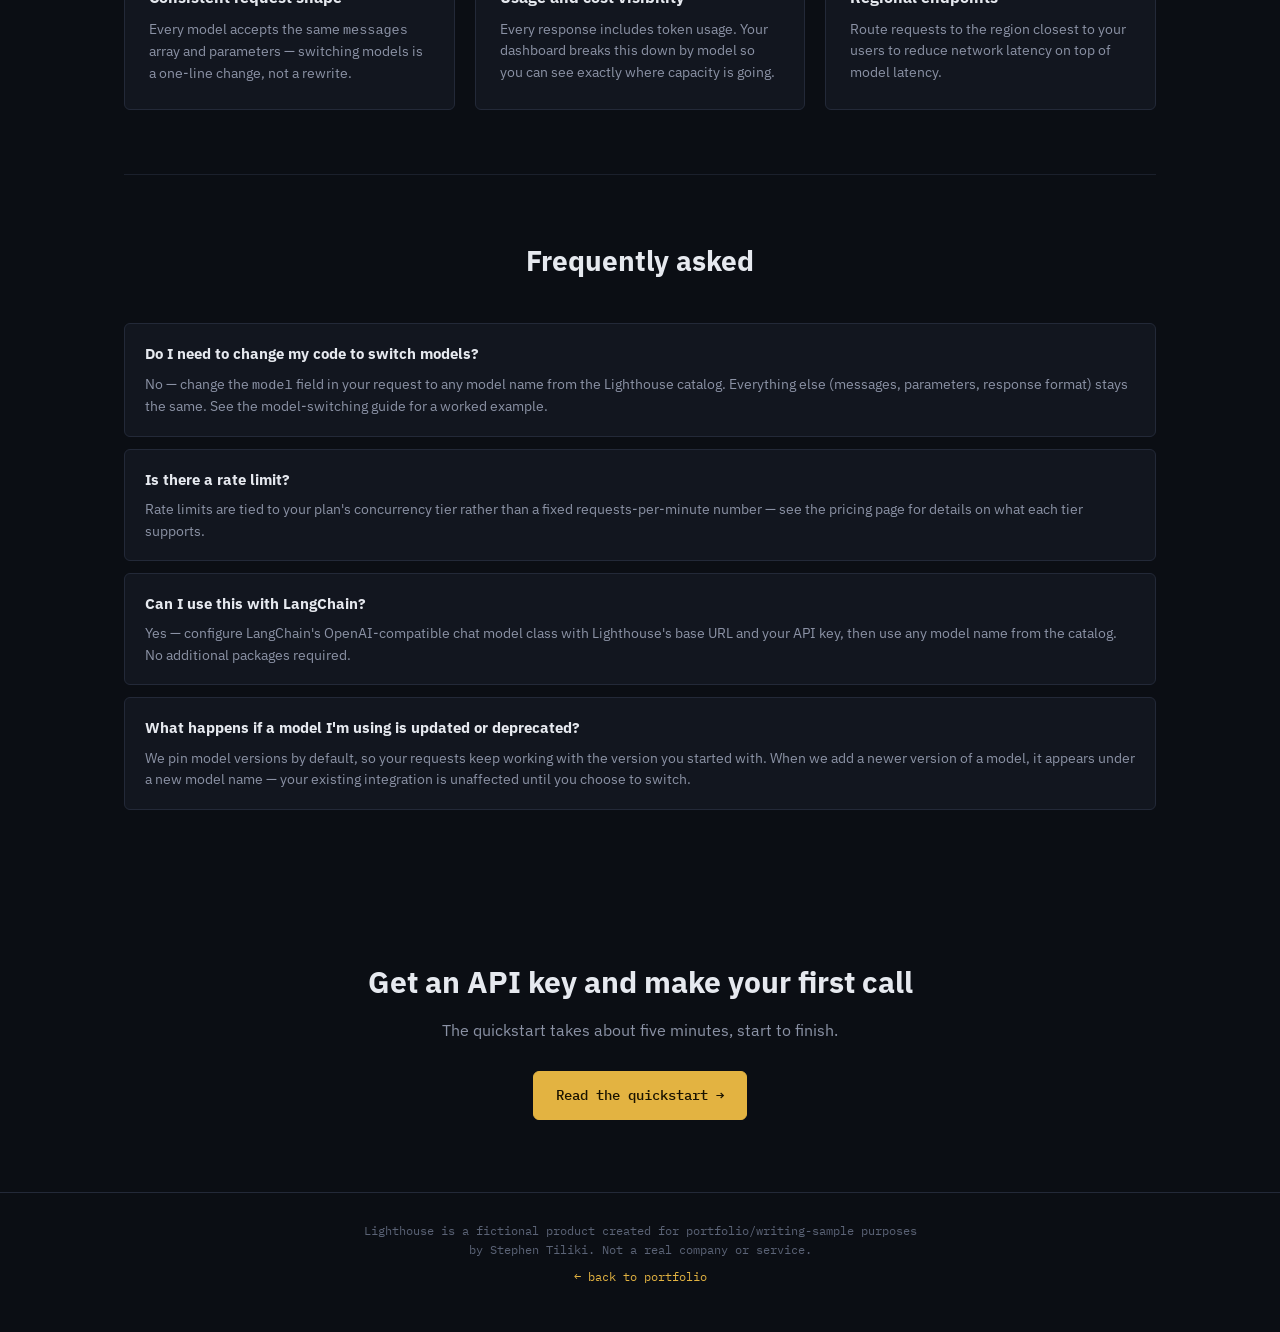
<file: content/landing/developer-api.html>
<!DOCTYPE html>
<html lang="en">
<head>
  <meta charset="UTF-8" />
  <meta name="viewport" content="width=device-width, initial-scale=1.0" />
  <title>Lighthouse — Developer API</title>
  <link href="https://fonts.googleapis.com/css2?family=IBM+Plex+Mono:wght@400;500;600&family=IBM+Plex+Sans:wght@400;500;600;700&display=swap" rel="stylesheet">
  <link rel="stylesheet" href="../../styles.css">
</head>
<body>

  <header class="lp-topbar">
    <div class="lp-topbar-inner">
      <span class="lp-logo"><span class="dot"></span> Lighthouse</span>
      <nav class="lp-nav">
        <a href="homepage.html">Home</a>
        <a href="developer-api.html" class="current">Developers</a>
        <a href="pricing.html">Pricing</a>
        <a href="../docs/quickstart-api-call.html">Docs</a>
      </nav>
      <a href="../docs/quickstart-api-call.html" class="btn btn-secondary" style="font-size:13px; padding:8px 16px;">Get API key</a>
    </div>
  </header>

  <main class="lp-main">
    <section class="lp-hero">
      <p class="lp-eyebrow">For developers</p>
      <h1>One endpoint.<br>Every <span class="accent-word">open-weight model</span> you'll ever need.</h1>
      <p class="lead">Lighthouse speaks the OpenAI chat completions format, so the SDK and code you already have keep working — just point them at a different base URL and pick a model from a catalog of thousands.</p>
      <div class="lp-cta-row">
        <a href="../docs/quickstart-api-call.html" class="btn btn-primary">Read the quickstart →</a>
        <a href="../docs/switching-models-guide.html" class="btn btn-secondary">Switching models guide</a>
      </div>

      <div class="lp-code-window">
        <div class="terminal-bar">
          <span class="traffic"><span></span><span></span><span></span></span>
          python
        </div>
        <pre><code>from openai import OpenAI

client = OpenAI(
    base_url="https://api.lighthouse.dev/v1",
    api_key="LIGHTHOUSE_API_KEY",
)

response = client.chat.completions.create(
    model="Qwen/Qwen2.5-32B-Instruct",
    messages=[{"role": "user", "content": "Explain cold starts in one sentence."}],
)

print(response.choices[0].message.content)</code></pre>
      </div>
    </section>

    <section class="lp-section">
      <div class="lp-section-head">
        <h2>Everything you'd expect from a modern inference API</h2>
        <p>Plus a couple of things you might not expect — like not needing a different integration for every model.</p>
      </div>
      <div class="lp-features">
        <div class="lp-feature">
          <div class="icon-box">⇄</div>
          <h3>OpenAI-compatible chat completions</h3>
          <p>Drop-in compatible with the OpenAI Python and Node SDKs, LangChain, LlamaIndex, and any tool that speaks the same format.</p>
        </div>
        <div class="lp-feature">
          <div class="icon-box">▸</div>
          <h3>Streaming responses</h3>
          <p>Set <code>stream: true</code> to receive tokens as they're generated — useful for chat interfaces where perceived latency matters.</p>
        </div>
        <div class="lp-feature">
          <div class="icon-box">▤</div>
          <h3>Thousands of models, one auth</h3>
          <p>Your API key works across the entire catalog. No per-model approvals or separate credentials.</p>
        </div>
        <div class="lp-feature">
          <div class="icon-box">◴</div>
          <h3>Consistent request shape</h3>
          <p>Every model accepts the same <code>messages</code> array and parameters — switching models is a one-line change, not a rewrite.</p>
        </div>
        <div class="lp-feature">
          <div class="icon-box">▥</div>
          <h3>Usage and cost visibility</h3>
          <p>Every response includes token usage. Your dashboard breaks this down by model so you can see exactly where capacity is going.</p>
        </div>
        <div class="lp-feature">
          <div class="icon-box">◫</div>
          <h3>Regional endpoints</h3>
          <p>Route requests to the region closest to your users to reduce network latency on top of model latency.</p>
        </div>
      </div>
    </section>

    <section class="lp-section">
      <div class="lp-section-head">
        <h2>Frequently asked</h2>
      </div>
      <div class="lp-faq-item">
        <h3>Do I need to change my code to switch models?</h3>
        <p>No — change the <code>model</code> field in your request to any model name from the Lighthouse catalog. Everything else (messages, parameters, response format) stays the same. See the model-switching guide for a worked example.</p>
      </div>
      <div class="lp-faq-item">
        <h3>Is there a rate limit?</h3>
        <p>Rate limits are tied to your plan's concurrency tier rather than a fixed requests-per-minute number — see the pricing page for details on what each tier supports.</p>
      </div>
      <div class="lp-faq-item">
        <h3>Can I use this with LangChain?</h3>
        <p>Yes — configure LangChain's OpenAI-compatible chat model class with Lighthouse's base URL and your API key, then use any model name from the catalog. No additional packages required.</p>
      </div>
      <div class="lp-faq-item">
        <h3>What happens if a model I'm using is updated or deprecated?</h3>
        <p>We pin model versions by default, so your requests keep working with the version you started with. When we add a newer version of a model, it appears under a new model name — your existing integration is unaffected until you choose to switch.</p>
      </div>
    </section>

    <section class="lp-final-cta">
      <h2>Get an API key and make your first call</h2>
      <p>The quickstart takes about five minutes, start to finish.</p>
      <div class="lp-cta-row">
        <a href="../docs/quickstart-api-call.html" class="btn btn-primary">Read the quickstart →</a>
      </div>
    </section>
  </main>

  <footer class="lp-footer">
    <p class="lp-disclaimer">Lighthouse is a fictional product created for portfolio/writing-sample purposes by Stephen Tiliki. Not a real company or service.</p>
    <a href="../../index.html#samples">&larr; back to portfolio</a>
  </footer>

</body>
</html>
</file>
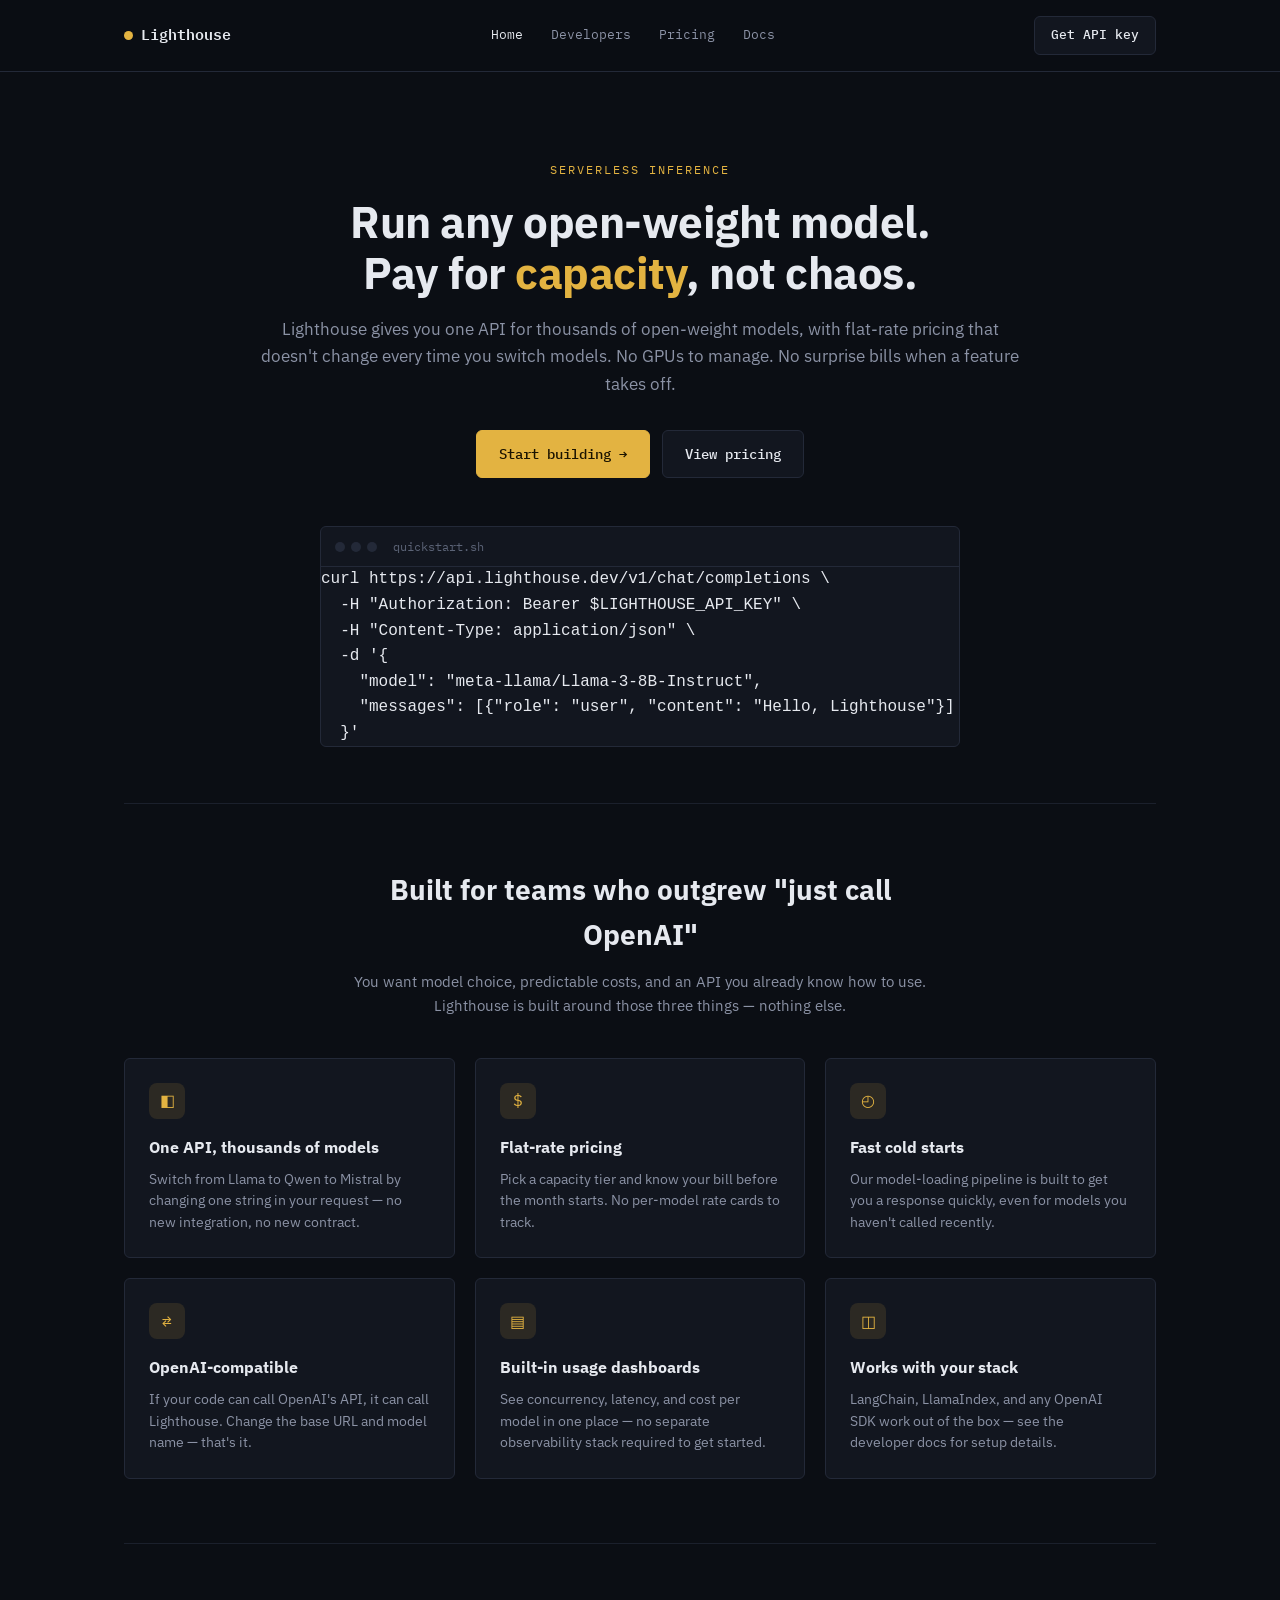
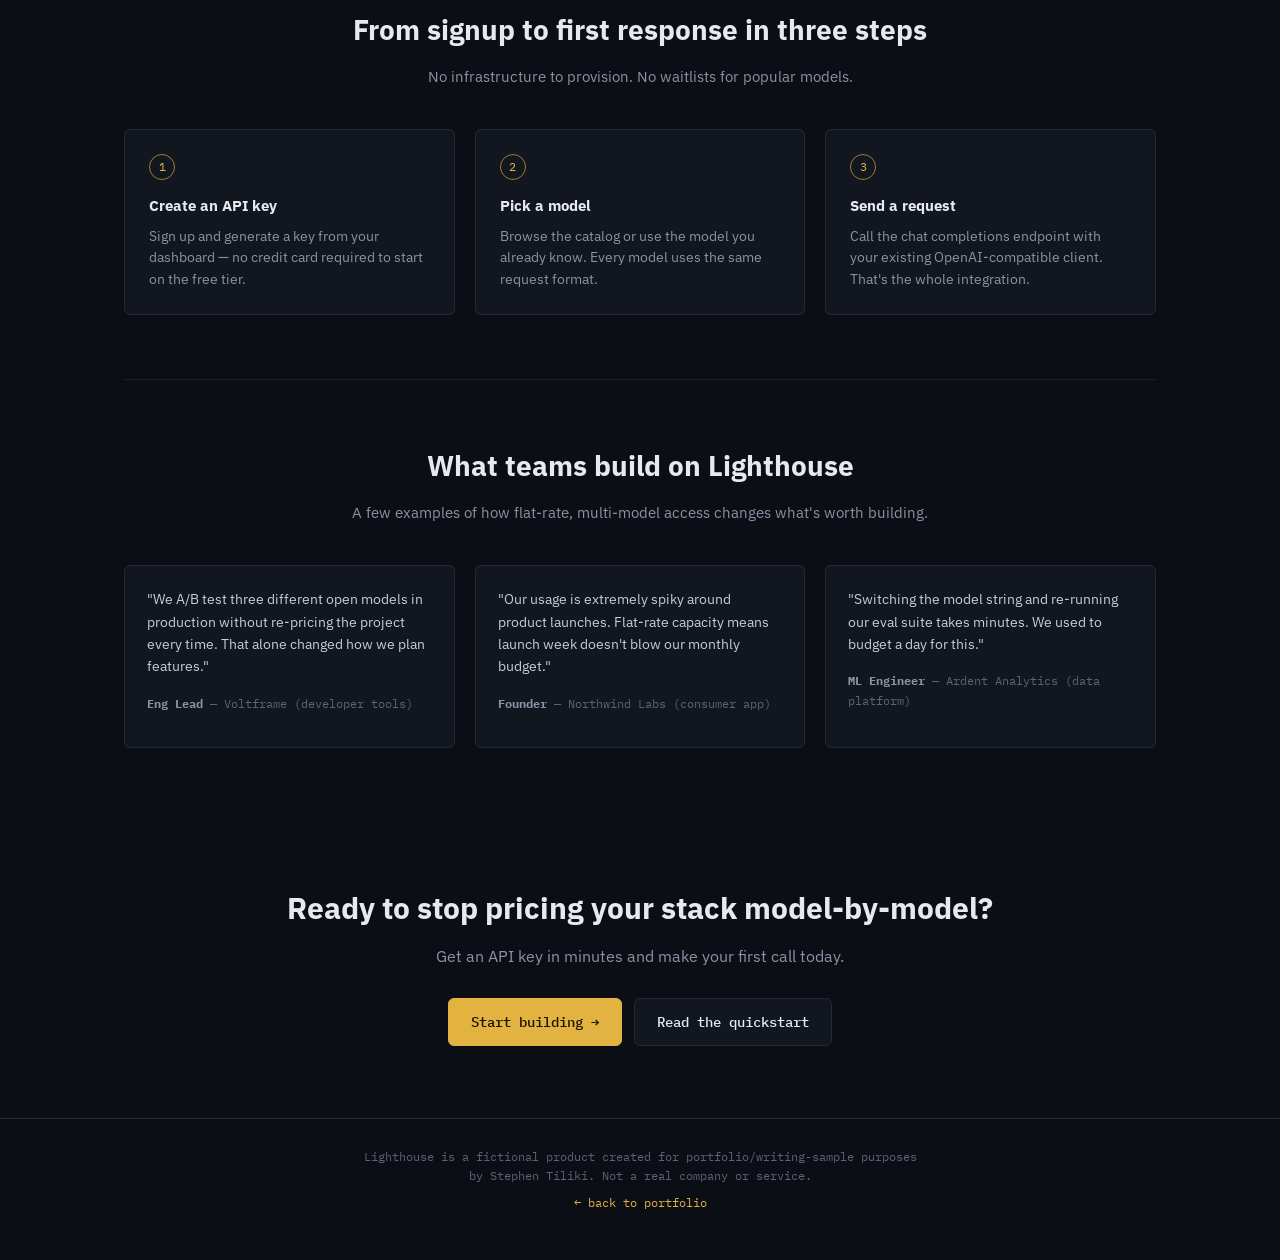
<file: content/landing/homepage.html>
<!DOCTYPE html>
<html lang="en">
<head>
  <meta charset="UTF-8" />
  <meta name="viewport" content="width=device-width, initial-scale=1.0" />
  <title>Lighthouse — Serverless inference for open-weight models</title>
  <link href="https://fonts.googleapis.com/css2?family=IBM+Plex+Mono:wght@400;500;600&family=IBM+Plex+Sans:wght@400;500;600;700&display=swap" rel="stylesheet">
  <link rel="stylesheet" href="../../styles.css">
</head>
<body>

  <header class="lp-topbar">
    <div class="lp-topbar-inner">
      <span class="lp-logo"><span class="dot"></span> Lighthouse</span>
      <nav class="lp-nav">
        <a href="homepage.html" class="current">Home</a>
        <a href="developer-api.html">Developers</a>
        <a href="pricing.html">Pricing</a>
        <a href="../docs/quickstart-api-call.html">Docs</a>
      </nav>
      <a href="developer-api.html" class="btn btn-secondary" style="font-size:13px; padding:8px 16px;">Get API key</a>
    </div>
  </header>

  <main class="lp-main">
    <section class="lp-hero">
      <p class="lp-eyebrow">Serverless inference</p>
      <h1>Run any open-weight model.<br>Pay for <span class="accent-word">capacity</span>, not chaos.</h1>
      <p class="lead">Lighthouse gives you one API for thousands of open-weight models, with flat-rate pricing that doesn't change every time you switch models. No GPUs to manage. No surprise bills when a feature takes off.</p>
      <div class="lp-cta-row">
        <a href="developer-api.html" class="btn btn-primary">Start building →</a>
        <a href="pricing.html" class="btn btn-secondary">View pricing</a>
      </div>

      <div class="lp-code-window">
        <div class="terminal-bar">
          <span class="traffic"><span></span><span></span><span></span></span>
          quickstart.sh
        </div>
        <pre><code>curl https://api.lighthouse.dev/v1/chat/completions \
  -H "Authorization: Bearer $LIGHTHOUSE_API_KEY" \
  -H "Content-Type: application/json" \
  -d '{
    "model": "meta-llama/Llama-3-8B-Instruct",
    "messages": [{"role": "user", "content": "Hello, Lighthouse"}]
  }'</code></pre>
      </div>
    </section>

    <section class="lp-section">
      <div class="lp-section-head">
        <h2>Built for teams who outgrew "just call OpenAI"</h2>
        <p>You want model choice, predictable costs, and an API you already know how to use. Lighthouse is built around those three things — nothing else.</p>
      </div>
      <div class="lp-features">
        <div class="lp-feature">
          <div class="icon-box">◧</div>
          <h3>One API, thousands of models</h3>
          <p>Switch from Llama to Qwen to Mistral by changing one string in your request — no new integration, no new contract.</p>
        </div>
        <div class="lp-feature">
          <div class="icon-box">$</div>
          <h3>Flat-rate pricing</h3>
          <p>Pick a capacity tier and know your bill before the month starts. No per-model rate cards to track.</p>
        </div>
        <div class="lp-feature">
          <div class="icon-box">◴</div>
          <h3>Fast cold starts</h3>
          <p>Our model-loading pipeline is built to get you a response quickly, even for models you haven't called recently.</p>
        </div>
        <div class="lp-feature">
          <div class="icon-box">⇄</div>
          <h3>OpenAI-compatible</h3>
          <p>If your code can call OpenAI's API, it can call Lighthouse. Change the base URL and model name — that's it.</p>
        </div>
        <div class="lp-feature">
          <div class="icon-box">▤</div>
          <h3>Built-in usage dashboards</h3>
          <p>See concurrency, latency, and cost per model in one place — no separate observability stack required to get started.</p>
        </div>
        <div class="lp-feature">
          <div class="icon-box">◫</div>
          <h3>Works with your stack</h3>
          <p>LangChain, LlamaIndex, and any OpenAI SDK work out of the box — see the developer docs for setup details.</p>
        </div>
      </div>
    </section>

    <section class="lp-section">
      <div class="lp-section-head">
        <h2>From signup to first response in three steps</h2>
        <p>No infrastructure to provision. No waitlists for popular models.</p>
      </div>
      <div class="lp-steps">
        <div class="lp-step">
          <div class="step-num">1</div>
          <h3>Create an API key</h3>
          <p>Sign up and generate a key from your dashboard — no credit card required to start on the free tier.</p>
        </div>
        <div class="lp-step">
          <div class="step-num">2</div>
          <h3>Pick a model</h3>
          <p>Browse the catalog or use the model you already know. Every model uses the same request format.</p>
        </div>
        <div class="lp-step">
          <div class="step-num">3</div>
          <h3>Send a request</h3>
          <p>Call the chat completions endpoint with your existing OpenAI-compatible client. That's the whole integration.</p>
        </div>
      </div>
    </section>

    <section class="lp-section">
      <div class="lp-section-head">
        <h2>What teams build on Lighthouse</h2>
        <p>A few examples of how flat-rate, multi-model access changes what's worth building.</p>
      </div>
      <div class="lp-testimonials">
        <div class="lp-testimonial">
          <p class="quote">"We A/B test three different open models in production without re-pricing the project every time. That alone changed how we plan features."</p>
          <p class="attribution"><strong>Eng Lead</strong> — Voltframe (developer tools)</p>
        </div>
        <div class="lp-testimonial">
          <p class="quote">"Our usage is extremely spiky around product launches. Flat-rate capacity means launch week doesn't blow our monthly budget."</p>
          <p class="attribution"><strong>Founder</strong> — Northwind Labs (consumer app)</p>
        </div>
        <div class="lp-testimonial">
          <p class="quote">"Switching the model string and re-running our eval suite takes minutes. We used to budget a day for this."</p>
          <p class="attribution"><strong>ML Engineer</strong> — Ardent Analytics (data platform)</p>
        </div>
      </div>
    </section>

    <section class="lp-final-cta">
      <h2>Ready to stop pricing your stack model-by-model?</h2>
      <p>Get an API key in minutes and make your first call today.</p>
      <div class="lp-cta-row">
        <a href="developer-api.html" class="btn btn-primary">Start building →</a>
        <a href="../docs/quickstart-api-call.html" class="btn btn-secondary">Read the quickstart</a>
      </div>
    </section>
  </main>

  <footer class="lp-footer">
    <p class="lp-disclaimer">Lighthouse is a fictional product created for portfolio/writing-sample purposes by Stephen Tiliki. Not a real company or service.</p>
    <a href="../../index.html#samples">&larr; back to portfolio</a>
  </footer>

</body>
</html>
</file>
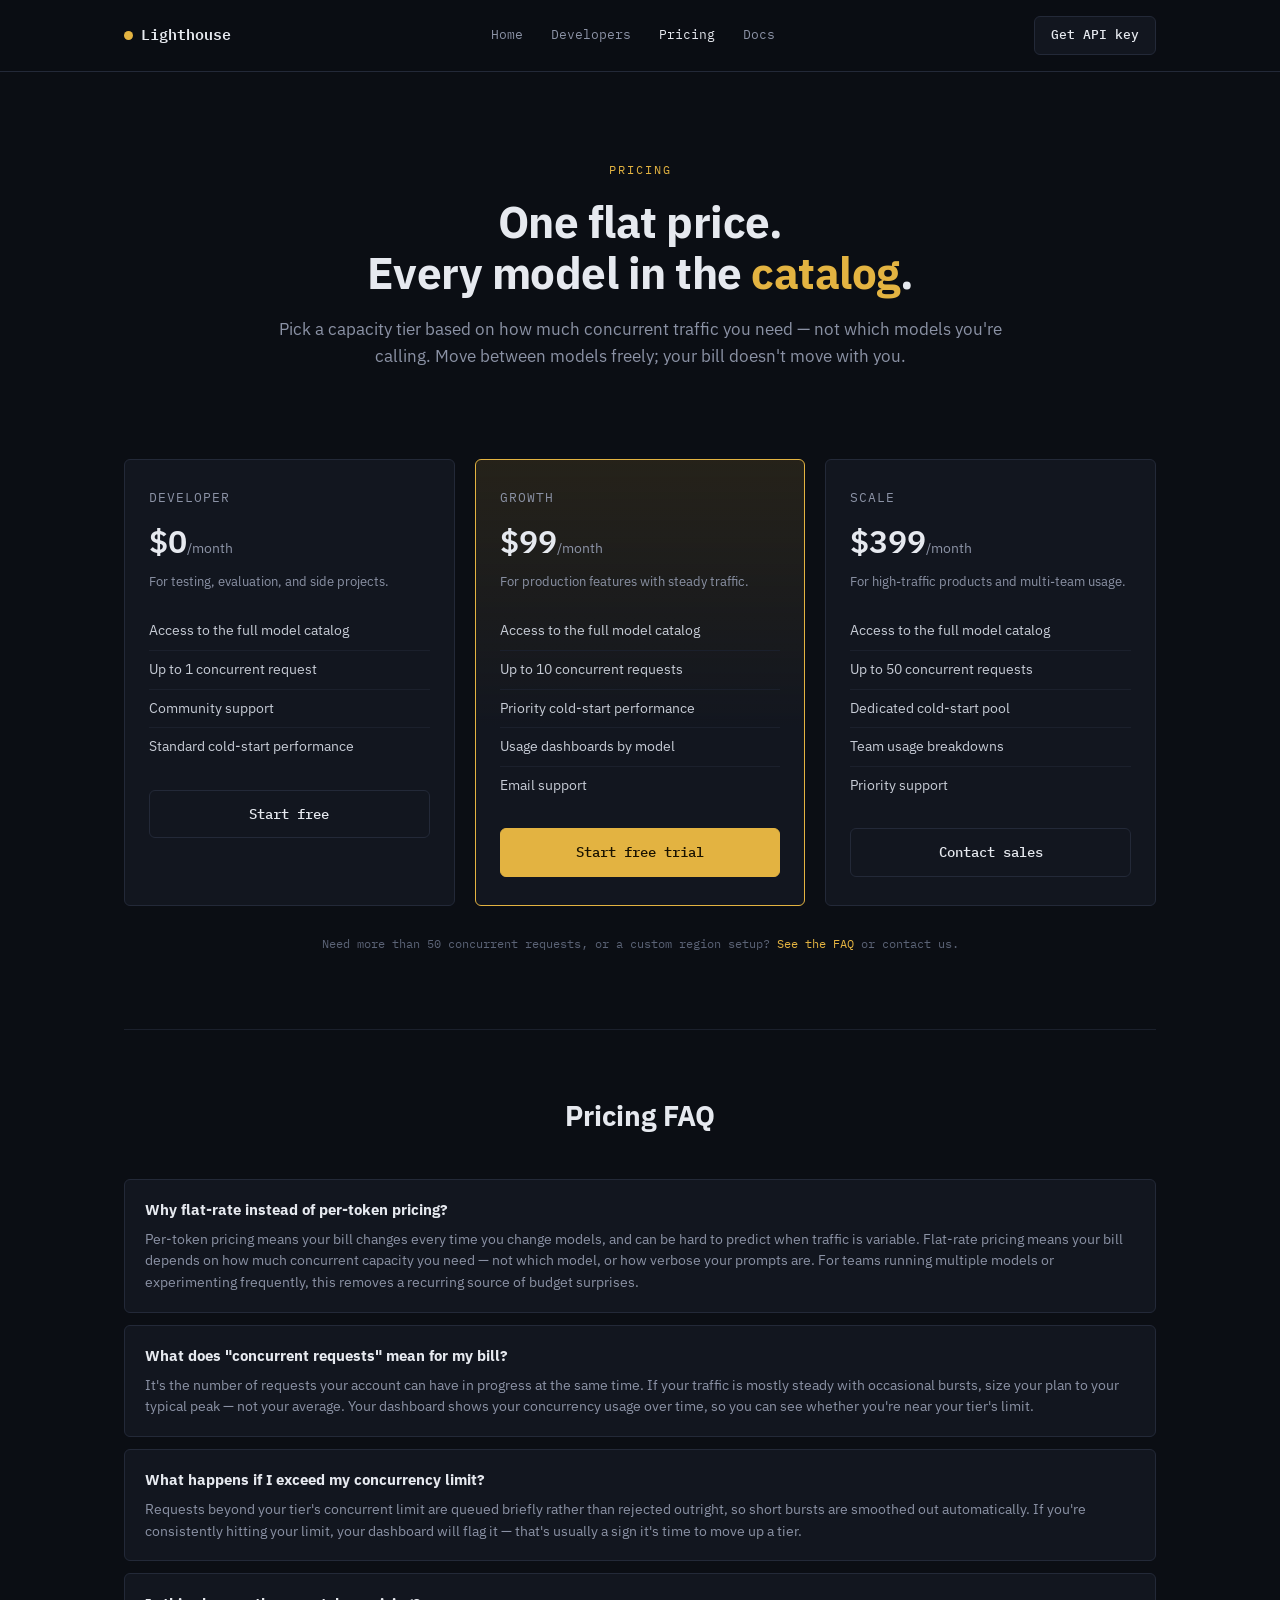
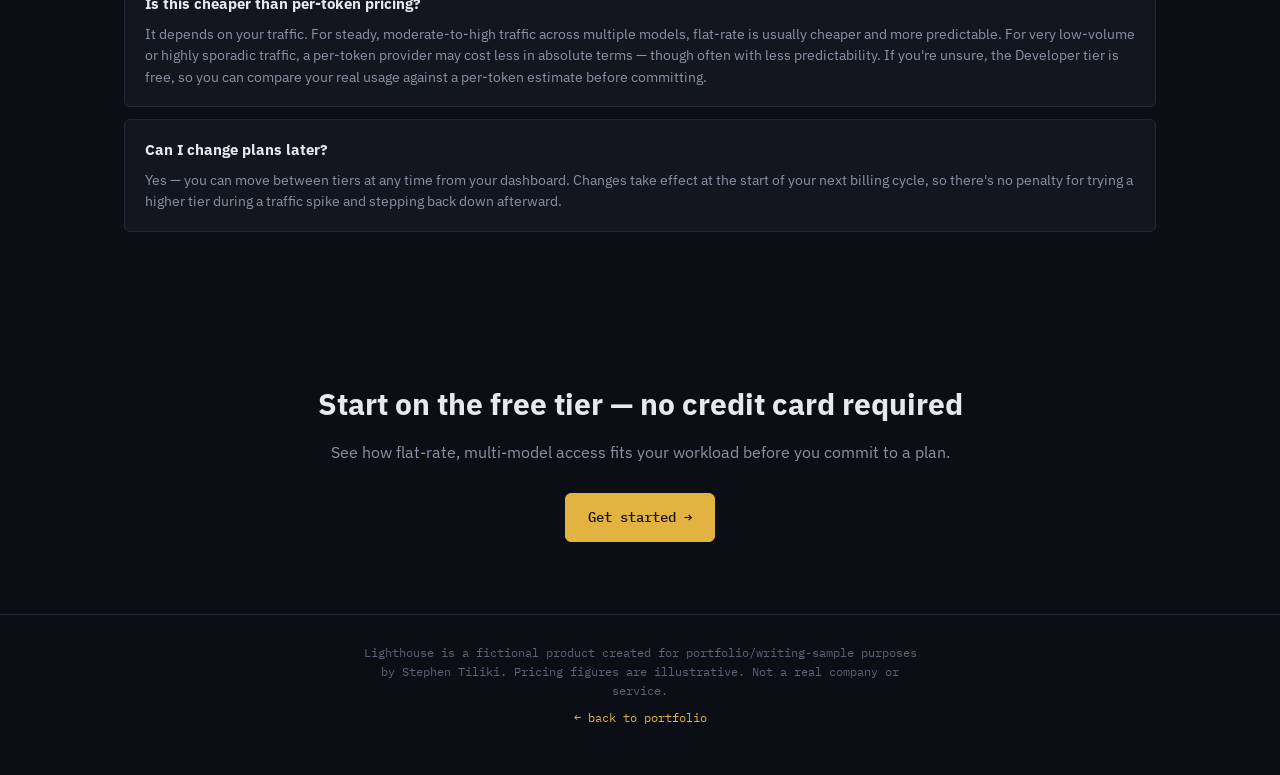
<file: content/landing/pricing.html>
<!DOCTYPE html>
<html lang="en">
<head>
  <meta charset="UTF-8" />
  <meta name="viewport" content="width=device-width, initial-scale=1.0" />
  <title>Lighthouse — Pricing</title>
  <link href="https://fonts.googleapis.com/css2?family=IBM+Plex+Mono:wght@400;500;600&family=IBM+Plex+Sans:wght@400;500;600;700&display=swap" rel="stylesheet">
  <link rel="stylesheet" href="../../styles.css">
</head>
<body>

  <header class="lp-topbar">
    <div class="lp-topbar-inner">
      <span class="lp-logo"><span class="dot"></span> Lighthouse</span>
      <nav class="lp-nav">
        <a href="homepage.html">Home</a>
        <a href="developer-api.html">Developers</a>
        <a href="pricing.html" class="current">Pricing</a>
        <a href="../docs/quickstart-api-call.html">Docs</a>
      </nav>
      <a href="../docs/quickstart-api-call.html" class="btn btn-secondary" style="font-size:13px; padding:8px 16px;">Get API key</a>
    </div>
  </header>

  <main class="lp-main">
    <section class="lp-hero">
      <p class="lp-eyebrow">Pricing</p>
      <h1>One flat price.<br>Every model in the <span class="accent-word">catalog</span>.</h1>
      <p class="lead">Pick a capacity tier based on how much concurrent traffic you need — not which models you're calling. Move between models freely; your bill doesn't move with you.</p>
    </section>

    <section class="lp-section" style="border-top:none; padding-top:0;">
      <div class="lp-pricing-grid">
        <div class="lp-price-card">
          <p class="plan-name">Developer</p>
          <p class="plan-price">$0<span>/month</span></p>
          <p class="plan-desc">For testing, evaluation, and side projects.</p>
          <ul>
            <li>Access to the full model catalog</li>
            <li>Up to 1 concurrent request</li>
            <li>Community support</li>
            <li>Standard cold-start performance</li>
          </ul>
          <a href="../docs/quickstart-api-call.html" class="btn btn-secondary">Start free</a>
        </div>

        <div class="lp-price-card featured">
          <p class="plan-name">Growth</p>
          <p class="plan-price">$99<span>/month</span></p>
          <p class="plan-desc">For production features with steady traffic.</p>
          <ul>
            <li>Access to the full model catalog</li>
            <li>Up to 10 concurrent requests</li>
            <li>Priority cold-start performance</li>
            <li>Usage dashboards by model</li>
            <li>Email support</li>
          </ul>
          <a href="../docs/quickstart-api-call.html" class="btn btn-primary">Start free trial</a>
        </div>

        <div class="lp-price-card">
          <p class="plan-name">Scale</p>
          <p class="plan-price">$399<span>/month</span></p>
          <p class="plan-desc">For high-traffic products and multi-team usage.</p>
          <ul>
            <li>Access to the full model catalog</li>
            <li>Up to 50 concurrent requests</li>
            <li>Dedicated cold-start pool</li>
            <li>Team usage breakdowns</li>
            <li>Priority support</li>
          </ul>
          <a href="../docs/quickstart-api-call.html" class="btn btn-secondary">Contact sales</a>
        </div>
      </div>
      <p style="text-align:center; color: var(--text-faint); font-family: var(--mono); font-size: 12px; margin-top: 28px;">
        Need more than 50 concurrent requests, or a custom region setup? <a href="#faq">See the FAQ</a> or contact us.
      </p>
    </section>

    <section class="lp-section" id="faq">
      <div class="lp-section-head">
        <h2>Pricing FAQ</h2>
      </div>

      <div class="lp-faq-item">
        <h3>Why flat-rate instead of per-token pricing?</h3>
        <p>Per-token pricing means your bill changes every time you change models, and can be hard to predict when traffic is variable. Flat-rate pricing means your bill depends on how much concurrent capacity you need — not which model, or how verbose your prompts are. For teams running multiple models or experimenting frequently, this removes a recurring source of budget surprises.</p>
      </div>

      <div class="lp-faq-item">
        <h3>What does "concurrent requests" mean for my bill?</h3>
        <p>It's the number of requests your account can have in progress at the same time. If your traffic is mostly steady with occasional bursts, size your plan to your typical peak — not your average. Your dashboard shows your concurrency usage over time, so you can see whether you're near your tier's limit.</p>
      </div>

      <div class="lp-faq-item">
        <h3>What happens if I exceed my concurrency limit?</h3>
        <p>Requests beyond your tier's concurrent limit are queued briefly rather than rejected outright, so short bursts are smoothed out automatically. If you're consistently hitting your limit, your dashboard will flag it — that's usually a sign it's time to move up a tier.</p>
      </div>

      <div class="lp-faq-item">
        <h3>Is this cheaper than per-token pricing?</h3>
        <p>It depends on your traffic. For steady, moderate-to-high traffic across multiple models, flat-rate is usually cheaper and more predictable. For very low-volume or highly sporadic traffic, a per-token provider may cost less in absolute terms — though often with less predictability. If you're unsure, the Developer tier is free, so you can compare your real usage against a per-token estimate before committing.</p>
      </div>

      <div class="lp-faq-item">
        <h3>Can I change plans later?</h3>
        <p>Yes — you can move between tiers at any time from your dashboard. Changes take effect at the start of your next billing cycle, so there's no penalty for trying a higher tier during a traffic spike and stepping back down afterward.</p>
      </div>
    </section>

    <section class="lp-final-cta">
      <h2>Start on the free tier — no credit card required</h2>
      <p>See how flat-rate, multi-model access fits your workload before you commit to a plan.</p>
      <div class="lp-cta-row">
        <a href="../docs/quickstart-api-call.html" class="btn btn-primary">Get started →</a>
      </div>
    </section>
  </main>

  <footer class="lp-footer">
    <p class="lp-disclaimer">Lighthouse is a fictional product created for portfolio/writing-sample purposes by Stephen Tiliki. Pricing figures are illustrative. Not a real company or service.</p>
    <a href="../../index.html#samples">&larr; back to portfolio</a>
  </footer>

</body>
</html>
</file>
<file: styles.css>
:root {
  --bg: #0B0E14;
  --surface: #12161F;
  --surface-hover: #1A2030;
  --border: #232938;
  --border-soft: #1B202C;
  --text: #E6E9EF;
  --text-dim: #8B92A5;
  --text-faint: #5B6376;
  --accent: #E3B341;
  --accent-soft: rgba(227, 179, 65, 0.12);
  --accent-dim: #9C7E33;
  --green: #5FB378;
  --blue: #6E9FE3;
  --pink: #D9789C;

  --mono: 'IBM Plex Mono', 'SF Mono', Consolas, monospace;
  --sans: 'IBM Plex Sans', -apple-system, sans-serif;

  --radius: 6px;
  --max-width: 920px;
}

* { box-sizing: border-box; }

html { scroll-behavior: smooth; }

@media (prefers-reduced-motion: reduce) {
  html { scroll-behavior: auto; }
  *, *::before, *::after { animation-duration: 0.01ms !important; transition-duration: 0.01ms !important; }
}

body {
  margin: 0;
  background: var(--bg);
  color: var(--text);
  font-family: var(--sans);
  font-size: 16px;
  line-height: 1.6;
  -webkit-font-smoothing: antialiased;
}

a { color: var(--accent); text-decoration: none; }
a:hover { text-decoration: underline; }
a:focus-visible, button:focus-visible {
  outline: 2px solid var(--accent);
  outline-offset: 2px;
}

/* ---------- Top bar ---------- */
.topbar {
  border-bottom: 1px solid var(--border);
  position: sticky;
  top: 0;
  background: rgba(11, 14, 20, 0.92);
  backdrop-filter: blur(6px);
  z-index: 10;
}
.topbar-inner {
  max-width: var(--max-width);
  margin: 0 auto;
  padding: 14px 24px;
  display: flex;
  align-items: center;
  justify-content: space-between;
  font-family: var(--mono);
  font-size: 14px;
}
.topbar-brand {
  color: var(--text);
  display: flex;
  align-items: center;
  gap: 8px;
}
.topbar-brand .dot {
  width: 9px; height: 9px; border-radius: 50%;
  background: var(--accent);
  display: inline-block;
  flex-shrink: 0;
}
.topbar-nav { display: flex; gap: 20px; }
.topbar-nav a { color: var(--text-dim); }
.topbar-nav a:hover { color: var(--accent); text-decoration: none; }

/* ---------- Hero / terminal ---------- */
.hero {
  max-width: var(--max-width);
  margin: 56px auto 0;
  padding: 0 24px;
}
.terminal {
  background: var(--surface);
  border: 1px solid var(--border);
  border-radius: var(--radius);
  overflow: hidden;
}
.terminal-bar {
  display: flex;
  align-items: center;
  gap: 8px;
  padding: 10px 14px;
  border-bottom: 1px solid var(--border);
  font-family: var(--mono);
  font-size: 12px;
  color: var(--text-faint);
}
.terminal-bar .traffic { display: flex; gap: 6px; margin-right: 8px; }
.terminal-bar .traffic span {
  width: 10px; height: 10px; border-radius: 50%;
  background: var(--border);
}
.terminal-body {
  padding: 22px 22px 26px;
  font-family: var(--mono);
  font-size: 14px;
}
.terminal-prompt { color: var(--text-dim); }
.terminal-prompt .cmd { color: var(--text); }
.cursor {
  display: inline-block;
  width: 8px; height: 16px;
  background: var(--accent);
  margin-left: 4px;
  vertical-align: middle;
  animation: blink 1s step-end infinite;
}
@keyframes blink { 50% { opacity: 0; } }

.readme {
  margin-top: 18px;
  padding-top: 18px;
  border-top: 1px dashed var(--border-soft);
  font-family: var(--sans);
  opacity: 0;
  animation: reveal 0.5s ease-out forwards;
  animation-delay: 0.9s;
}
@media (prefers-reduced-motion: reduce) {
  .readme { opacity: 1; animation: none; }
}
@keyframes reveal {
  from { opacity: 0; transform: translateY(6px); }
  to { opacity: 1; transform: translateY(0); }
}
.readme h1 {
  font-family: var(--mono);
  font-size: 22px;
  margin: 0 0 4px;
  color: var(--text);
  letter-spacing: 0.5px;
}
.readme .role {
  color: var(--accent);
  font-family: var(--mono);
  font-size: 13px;
  margin: 0 0 16px;
}
.readme p {
  color: var(--text-dim);
  margin: 0 0 14px;
  max-width: 640px;
}
.readme p strong { color: var(--text); font-weight: 600; }

.badge-row {
  display: flex;
  flex-wrap: wrap;
  gap: 8px;
  margin-top: 14px;
}
.badge {
  font-family: var(--mono);
  font-size: 12px;
  color: var(--text-dim);
  background: var(--bg);
  border: 1px solid var(--border);
  border-radius: 999px;
  padding: 4px 12px;
}

.hero-links {
  display: flex;
  gap: 18px;
  margin-top: 18px;
  font-family: var(--mono);
  font-size: 13px;
}
.hero-links a { color: var(--text); }
.hero-links a:hover { color: var(--accent); }
.hero-links .sep { color: var(--text-faint); }

/* ---------- Sections ---------- */
.section {
  max-width: var(--max-width);
  margin: 64px auto 0;
  padding: 0 24px;
}
.section-head {
  display: flex;
  align-items: baseline;
  justify-content: space-between;
  gap: 16px;
  margin-bottom: 6px;
}
.section-head h2 {
  font-family: var(--mono);
  font-size: 18px;
  margin: 0;
  color: var(--text);
}
.section-head h2 .path {
  color: var(--text-faint);
  font-weight: 400;
}
.section-sub {
  color: var(--text-dim);
  font-size: 14px;
  margin: 0 0 24px;
  max-width: 640px;
}

/* ---------- File list cards ---------- */
.file-grid {
  display: grid;
  gap: 12px;
}
.file-card {
  display: block;
  background: var(--surface);
  border: 1px solid var(--border);
  border-radius: var(--radius);
  padding: 16px 18px;
  transition: border-color 0.15s ease, background 0.15s ease;
}
.file-card:hover {
  border-color: var(--accent-dim);
  background: var(--surface-hover);
  text-decoration: none;
}
.file-card-top {
  display: flex;
  align-items: center;
  justify-content: space-between;
  gap: 12px;
  flex-wrap: wrap;
}
.file-name {
  font-family: var(--mono);
  font-size: 14.5px;
  color: var(--text);
  display: flex;
  align-items: center;
  gap: 8px;
}
.file-name .icon { color: var(--text-faint); font-size: 13px; }
.file-meta {
  font-family: var(--mono);
  font-size: 12px;
  color: var(--text-faint);
  white-space: nowrap;
}
.file-desc {
  color: var(--text-dim);
  font-size: 14px;
  margin: 8px 0 10px;
}
.tag-row { display: flex; gap: 8px; flex-wrap: wrap; }
.tag {
  font-family: var(--mono);
  font-size: 11.5px;
  color: var(--text-dim);
  border: 1px solid var(--border);
  border-radius: 4px;
  padding: 2px 8px;
  display: flex;
  align-items: center;
  gap: 6px;
}
.tag .lang-dot {
  width: 8px; height: 8px; border-radius: 50%;
  display: inline-block;
}
.lang-dot.amber { background: var(--accent); }
.lang-dot.green { background: var(--green); }
.lang-dot.blue { background: var(--blue); }
.lang-dot.pink { background: var(--pink); }

/* ---------- Strengths grid ---------- */
.strengths {
  display: grid;
  grid-template-columns: repeat(2, 1fr);
  gap: 12px;
}
@media (max-width: 640px) {
  .strengths { grid-template-columns: 1fr; }
}
.strength-card {
  border: 1px solid var(--border);
  border-radius: var(--radius);
  padding: 16px 18px;
  background: var(--surface);
}
.strength-card .kicker {
  font-family: var(--mono);
  font-size: 11px;
  color: var(--accent);
  letter-spacing: 1px;
  text-transform: uppercase;
  margin: 0 0 8px;
}
.strength-card h3 {
  margin: 0 0 6px;
  font-size: 15px;
  color: var(--text);
}
.strength-card p {
  margin: 0;
  font-size: 13.5px;
  color: var(--text-dim);
}

/* ---------- Footer ---------- */
.footer {
  max-width: var(--max-width);
  margin: 72px auto 0;
  padding: 24px 24px 48px;
  border-top: 1px solid var(--border);
  font-family: var(--mono);
  font-size: 13px;
  color: var(--text-faint);
  display: flex;
  flex-wrap: wrap;
  gap: 8px 18px;
  align-items: center;
  justify-content: space-between;
  margin-top: 64px;
}
.footer a { color: var(--text-dim); }
.footer a:hover { color: var(--accent); }

/* ---------- Shared content page styles ---------- */
.doc-page {
  max-width: 760px;
  margin: 0 auto;
  padding: 48px 24px 80px;
}
.doc-back {
  font-family: var(--mono);
  font-size: 13px;
  color: var(--text-dim);
  display: inline-block;
  margin-bottom: 28px;
}
.doc-eyebrow {
  font-family: var(--mono);
  font-size: 12px;
  color: var(--accent);
  text-transform: uppercase;
  letter-spacing: 1px;
  margin: 0 0 10px;
}
.doc-page h1 {
  font-size: 32px;
  line-height: 1.25;
  margin: 0 0 12px;
}
.doc-meta {
  font-family: var(--mono);
  font-size: 13px;
  color: var(--text-faint);
  margin-bottom: 32px;
}
.doc-page h2 {
  font-size: 22px;
  margin: 40px 0 14px;
  color: var(--text);
}
.doc-page h3 {
  font-size: 17px;
  margin: 28px 0 10px;
  color: var(--text);
}
.doc-page p { color: #C7CCD6; margin: 0 0 16px; }
.doc-page ul, .doc-page ol { color: #C7CCD6; margin: 0 0 16px; padding-left: 22px; }
.doc-page li { margin-bottom: 6px; }
.doc-page strong { color: var(--text); }
.doc-page code {
  font-family: var(--mono);
  background: var(--surface);
  border: 1px solid var(--border);
  border-radius: 4px;
  padding: 2px 6px;
  font-size: 0.9em;
  color: var(--accent);
}
.doc-page pre {
  background: var(--surface);
  border: 1px solid var(--border);
  border-radius: var(--radius);
  padding: 16px;
  overflow-x: auto;
  font-family: var(--mono);
  font-size: 13px;
  color: #C7CCD6;
}
.doc-page pre code { background: none; border: none; padding: 0; color: inherit; }

.callout {
  border-left: 3px solid var(--accent);
  background: var(--accent-soft);
  border-radius: 0 var(--radius) var(--radius) 0;
  padding: 14px 18px;
  margin: 20px 0;
  font-size: 14.5px;
}
.callout .callout-label {
  font-family: var(--mono);
  font-size: 11px;
  color: var(--accent);
  text-transform: uppercase;
  letter-spacing: 1px;
  margin: 0 0 6px;
}
.callout p:last-child { margin-bottom: 0; }

.takeaways {
  background: var(--surface);
  border: 1px solid var(--border);
  border-radius: var(--radius);
  padding: 18px 22px;
  margin: 24px 0 36px;
}
.takeaways .callout-label {
  font-family: var(--mono);
  font-size: 11px;
  color: var(--accent);
  text-transform: uppercase;
  letter-spacing: 1px;
  margin: 0 0 10px;
}
.takeaways ul { margin: 0; padding-left: 20px; }
.takeaways li { color: #C7CCD6; font-size: 14.5px; margin-bottom: 8px; }
.takeaways li:last-child { margin-bottom: 0; }
.takeaways li strong { color: var(--text); }

table {
  width: 100%;
  border-collapse: collapse;
  margin: 20px 0 28px;
  font-size: 13.5px;
}
caption {
  font-family: var(--mono);
  font-size: 12px;
  color: var(--text-faint);
  text-align: left;
  margin-bottom: 8px;
  caption-side: top;
}
th, td {
  border: 1px solid var(--border);
  padding: 10px 12px;
  text-align: left;
  vertical-align: top;
}
th {
  background: var(--surface);
  font-family: var(--mono);
  font-size: 12px;
  color: var(--accent);
  text-transform: uppercase;
  letter-spacing: 0.5px;
}
td { color: #C7CCD6; }
tr:nth-child(even) td { background: rgba(255,255,255,0.015); }

figure { margin: 24px 0; }
figure img, figure svg { width: 100%; display: block; border-radius: var(--radius); border: 1px solid var(--border); }
figcaption {
  font-family: var(--mono);
  font-size: 12px;
  color: var(--text-faint);
  margin-top: 8px;
}

blockquote {
  border-left: 3px solid var(--border);
  margin: 24px 0;
  padding: 4px 0 4px 18px;
  color: var(--text-dim);
  font-style: italic;
}
blockquote cite {
  display: block;
  margin-top: 8px;
  font-family: var(--mono);
  font-size: 12px;
  font-style: normal;
  color: var(--text-faint);
}

.spec-note {
  margin-top: 56px;
  padding-top: 20px;
  border-top: 1px solid var(--border);
  font-family: var(--mono);
  font-size: 12px;
  color: var(--text-faint);
}

/* ===================== LANDING / PRODUCT PAGES ===================== */
.lp-topbar {
  border-bottom: 1px solid var(--border);
  position: sticky;
  top: 0;
  background: rgba(11, 14, 20, 0.92);
  backdrop-filter: blur(6px);
  z-index: 10;
}
.lp-topbar-inner {
  max-width: 1080px;
  margin: 0 auto;
  padding: 16px 24px;
  display: flex;
  align-items: center;
  justify-content: space-between;
}
.lp-logo {
  font-family: var(--mono);
  font-size: 15px;
  font-weight: 600;
  color: var(--text);
  display: flex;
  align-items: center;
  gap: 8px;
}
.lp-logo .dot { width: 9px; height: 9px; border-radius: 50%; background: var(--accent); display: inline-block; }
.lp-nav { display: flex; gap: 28px; font-family: var(--mono); font-size: 13px; }
.lp-nav a { color: var(--text-dim); }
.lp-nav a:hover { color: var(--accent); text-decoration: none; }
.lp-nav a.current { color: var(--text); }

.lp-main { max-width: 1080px; margin: 0 auto; padding: 0 24px; }

.lp-hero {
  text-align: center;
  padding: 88px 0 56px;
  max-width: 760px;
  margin: 0 auto;
}
.lp-eyebrow {
  font-family: var(--mono);
  font-size: 12px;
  color: var(--accent);
  text-transform: uppercase;
  letter-spacing: 2px;
  margin: 0 0 18px;
}
.lp-hero h1 {
  font-size: 44px;
  line-height: 1.15;
  margin: 0 0 18px;
  letter-spacing: -0.5px;
}
.lp-hero h1 .accent-word { color: var(--accent); }
.lp-hero p.lead {
  font-size: 17px;
  color: var(--text-dim);
  margin: 0 0 32px;
  line-height: 1.6;
}
@media (max-width: 640px) {
  .lp-hero h1 { font-size: 32px; }
}

.lp-cta-row {
  display: flex;
  gap: 12px;
  justify-content: center;
  flex-wrap: wrap;
}
.btn {
  display: inline-flex;
  align-items: center;
  gap: 8px;
  font-family: var(--mono);
  font-size: 14px;
  font-weight: 500;
  padding: 12px 22px;
  border-radius: var(--radius);
  border: 1px solid var(--border);
  cursor: pointer;
  text-decoration: none;
}
.btn-primary { background: var(--accent); color: #1A1300; border-color: var(--accent); }
.btn-primary:hover { background: #f0c459; text-decoration: none; }
.btn-secondary { background: var(--surface); color: var(--text); }
.btn-secondary:hover { border-color: var(--accent-dim); text-decoration: none; }

.lp-code-window {
  margin: 48px auto 0;
  max-width: 640px;
  background: var(--surface);
  border: 1px solid var(--border);
  border-radius: var(--radius);
  overflow: hidden;
  text-align: left;
}
.lp-code-window .terminal-bar { justify-content: flex-start; }
.lp-code-window pre {
  margin: 0;
  border: none;
  border-radius: 0;
  background: transparent;
}

.lp-section {
  padding: 64px 0;
  border-top: 1px solid var(--border-soft);
}
.lp-section-head {
  text-align: center;
  max-width: 600px;
  margin: 0 auto 40px;
}
.lp-section-head h2 {
  font-size: 28px;
  margin: 0 0 12px;
}
.lp-section-head p {
  color: var(--text-dim);
  margin: 0;
  font-size: 15px;
}

.lp-features {
  display: grid;
  grid-template-columns: repeat(3, 1fr);
  gap: 20px;
}
@media (max-width: 800px) {
  .lp-features { grid-template-columns: 1fr; }
}
.lp-feature {
  background: var(--surface);
  border: 1px solid var(--border);
  border-radius: var(--radius);
  padding: 24px;
}
.lp-feature .icon-box {
  width: 36px; height: 36px;
  border-radius: 8px;
  background: var(--accent-soft);
  color: var(--accent);
  display: flex; align-items: center; justify-content: center;
  font-family: var(--mono); font-size: 16px;
  margin-bottom: 16px;
}
.lp-feature h3 { font-size: 16px; margin: 0 0 8px; }
.lp-feature p { font-size: 13.5px; color: var(--text-dim); margin: 0; }

.lp-steps {
  display: grid;
  grid-template-columns: repeat(3, 1fr);
  gap: 20px;
}
@media (max-width: 800px) {
  .lp-steps { grid-template-columns: 1fr; }
}
.lp-step {
  position: relative;
  padding: 24px;
  border: 1px solid var(--border);
  border-radius: var(--radius);
  background: var(--surface);
}
.lp-step .step-num {
  font-family: var(--mono);
  font-size: 12px;
  color: var(--accent);
  border: 1px solid var(--accent-dim);
  border-radius: 999px;
  width: 26px; height: 26px;
  display: flex; align-items: center; justify-content: center;
  margin-bottom: 14px;
}
.lp-step h3 { font-size: 15px; margin: 0 0 8px; }
.lp-step p { font-size: 13.5px; color: var(--text-dim); margin: 0; }

.lp-testimonials {
  display: grid;
  grid-template-columns: repeat(3, 1fr);
  gap: 20px;
}
@media (max-width: 800px) {
  .lp-testimonials { grid-template-columns: 1fr; }
}
.lp-testimonial {
  border: 1px solid var(--border);
  border-radius: var(--radius);
  padding: 22px;
  background: var(--surface);
}
.lp-testimonial p.quote {
  font-size: 14px;
  color: #C7CCD6;
  margin: 0 0 16px;
  line-height: 1.6;
}
.lp-testimonial .attribution {
  font-family: var(--mono);
  font-size: 12px;
  color: var(--text-faint);
}
.lp-testimonial .attribution strong { color: var(--text-dim); }

.lp-final-cta {
  text-align: center;
  padding: 72px 0;
}
.lp-final-cta h2 { font-size: 30px; margin: 0 0 12px; }
.lp-final-cta p { color: var(--text-dim); margin: 0 0 28px; }

.lp-footer {
  border-top: 1px solid var(--border);
  padding: 28px 0 48px;
  font-family: var(--mono);
  font-size: 12px;
  color: var(--text-faint);
  text-align: center;
}
.lp-footer .lp-disclaimer {
  max-width: 560px;
  margin: 0 auto 8px;
  line-height: 1.6;
}

/* Pricing table */
.lp-pricing-grid {
  display: grid;
  grid-template-columns: repeat(3, 1fr);
  gap: 20px;
}
@media (max-width: 800px) {
  .lp-pricing-grid { grid-template-columns: 1fr; }
}
.lp-price-card {
  border: 1px solid var(--border);
  border-radius: var(--radius);
  padding: 28px 24px;
  background: var(--surface);
}
.lp-price-card.featured {
  border-color: var(--accent);
  background: linear-gradient(180deg, var(--accent-soft), var(--surface) 60%);
}
.lp-price-card .plan-name {
  font-family: var(--mono);
  font-size: 13px;
  color: var(--text-dim);
  text-transform: uppercase;
  letter-spacing: 1px;
  margin: 0 0 8px;
}
.lp-price-card .plan-price {
  font-size: 32px;
  font-weight: 600;
  margin: 0 0 4px;
}
.lp-price-card .plan-price span { font-size: 14px; color: var(--text-dim); font-weight: 400; }
.lp-price-card .plan-desc { font-size: 13px; color: var(--text-dim); margin: 0 0 20px; }
.lp-price-card ul { list-style: none; padding: 0; margin: 0 0 24px; }
.lp-price-card li {
  font-size: 13.5px;
  color: #C7CCD6;
  padding: 8px 0;
  border-bottom: 1px solid var(--border-soft);
}
.lp-price-card li:last-child { border-bottom: none; }
.lp-price-card .btn { width: 100%; justify-content: center; }

/* FAQ accordion-style (static, no JS needed) */
.lp-faq-item {
  border: 1px solid var(--border);
  border-radius: var(--radius);
  padding: 18px 20px;
  margin-bottom: 12px;
  background: var(--surface);
}
.lp-faq-item h3 {
  font-size: 14.5px;
  margin: 0 0 8px;
  color: var(--text);
}
.lp-faq-item p {
  font-size: 13.5px;
  color: var(--text-dim);
  margin: 0;
}
</file>
